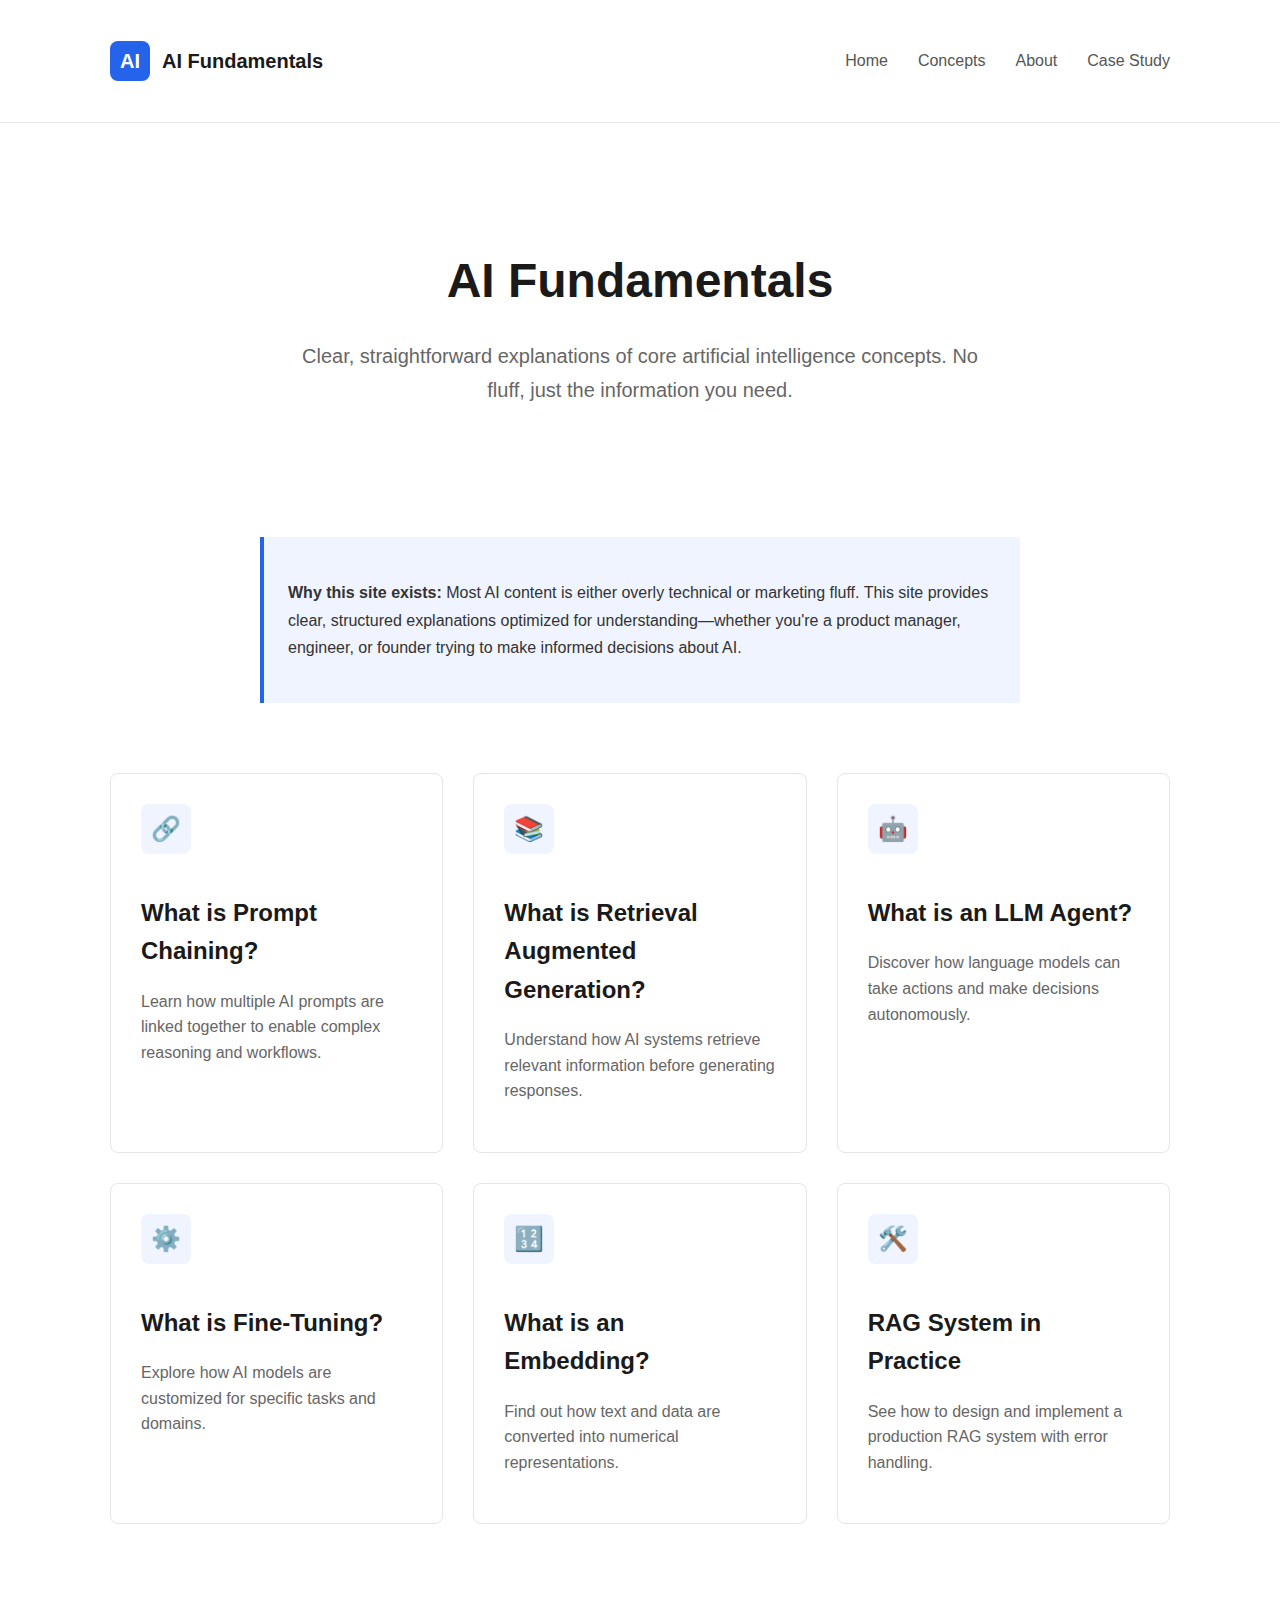
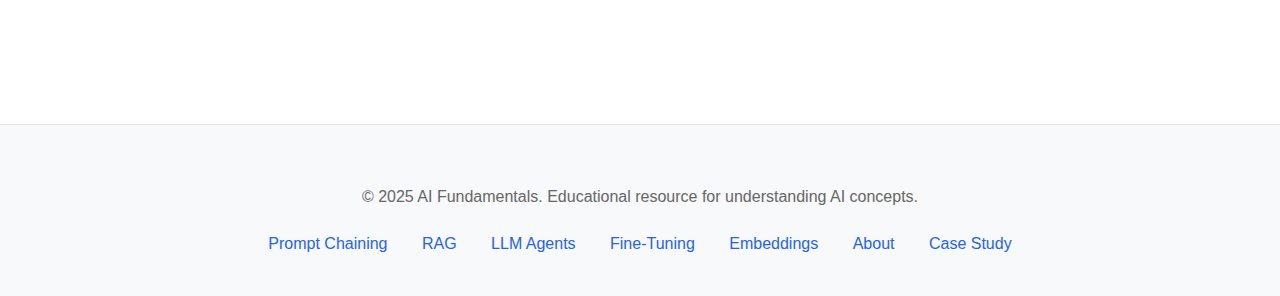
<file: AI Fundamentals project/index.html>
<!DOCTYPE html>
<html lang="en">
<head>
    <meta charset="UTF-8">
    <meta name="viewport" content="width=device-width, initial-scale=1.0">
    <title>AI Fundamentals - Clear Explanations of Core AI Concepts</title>
    <meta name="description" content="Straightforward explanations of artificial intelligence concepts including prompt chaining, RAG, LLM agents, fine-tuning, and embeddings.">
    <meta property="og:title" content="AI Fundamentals - Clear Explanations of Core AI Concepts">
    <meta property="og:description" content="Straightforward explanations of artificial intelligence concepts including prompt chaining, RAG, LLM agents, fine-tuning, and embeddings.">
    <meta property="og:url" content="https://ai-fundamentals.pages.dev/">
    <meta property="og:type" content="website">
    <meta property="og:image" content="https://ai-fundamentals.pages.dev/preview.jpg">
    <meta property="og:image:width" content="1200">
    <meta property="og:image:height" content="630">
    <!-- Google tag (gtag.js) -->
    <script async src="https://www.googletagmanager.com/gtag/js?id=G-VWWJKS3JQL"></script>
    <script>
      window.dataLayer = window.dataLayer || [];
      function gtag(){dataLayer.push(arguments);}
      gtag('js', new Date());

      gtag('config', 'G-VWWJKS3JQL');
    </script>
    <link rel="canonical" href="https://aryna-ai-fundamentals.netlify.app/">
    <meta name="google-site-verification" content="_ZWsDhQ6v8Bo64P-z4JUBc2q5z54v2y9dK5bRBi0WSU" />
    <link rel="stylesheet" href="assets/styles.css">
    
    <!-- Website Schema -->
    <script type="application/ld+json">
    {
        "@context": "https://schema.org",
        "@type": "WebSite",
        "name": "AI Fundamentals",
        "url": "https://ai-fundamentals.pages.dev",
        "description": "Clear explanations of core AI concepts",
        "inLanguage": "en-US",
        "publisher": {
            "@type": "Organization",
            "name": "AI Fundamentals"
        }
    }
    </script>
    
    <!-- Organization Schema -->
    <script type="application/ld+json">
    {
        "@context": "https://schema.org",
        "@type": "Organization",
        "name": "AI Fundamentals",
        "url": "https://ai-fundamentals.pages.dev",
        "logo": "https://ai-fundamentals.pages.dev/logo.png"
    }
    </script>
</head>
<body>
    <header>
        <div class="header-content">
            <a href="index.html" class="logo">
                <div class="logo-icon">AI</div>
                <span class="logo-text">AI Fundamentals</span>
            </a>
            <nav>
                <ul>
                    <li><a href="index.html">Home</a></li>
                    <li><a href="index.html#concepts">Concepts</a></li>
                    <li><a href="about.html">About</a></li>
                    <li><a href="case-study.html">Case Study</a></li>
                </ul>
            </nav>
        </div>
    </header>
    
    <main>
        <section class="hero">
            <div class="container">
                <h1>AI Fundamentals</h1>
                <p>Clear, straightforward explanations of core artificial intelligence concepts. No fluff, just the information you need.</p>
            </div>
        </section>
        
        <section class="container">
            <div class="intro-box">
                <p><strong>Why this site exists:</strong> Most AI content is either overly technical or marketing fluff. This site provides clear, structured explanations optimized for understanding—whether you're a product manager, engineer, or founder trying to make informed decisions about AI.</p>
            </div>
        </section>
        
        <section id="concepts" class="wide-container">
            <div class="concepts-grid">
                <a href="what-is-prompt-chaining.html" class="concept-card">
                    <div class="concept-icon">🔗</div>
                    <h2>What is Prompt Chaining?</h2>
                    <p>Learn how multiple AI prompts are linked together to enable complex reasoning and workflows.</p>
                </a>
                
                <a href="what-is-retrieval-augmented-generation.html" class="concept-card">
                    <div class="concept-icon">📚</div>
                    <h2>What is Retrieval Augmented Generation?</h2>
                    <p>Understand how AI systems retrieve relevant information before generating responses.</p>
                </a>
                
                <a href="what-is-an-llm-agent.html" class="concept-card">
                    <div class="concept-icon">🤖</div>
                    <h2>What is an LLM Agent?</h2>
                    <p>Discover how language models can take actions and make decisions autonomously.</p>
                </a>
                
                <a href="what-is-fine-tuning.html" class="concept-card">
                    <div class="concept-icon">⚙️</div>
                    <h2>What is Fine-Tuning?</h2>
                    <p>Explore how AI models are customized for specific tasks and domains.</p>
                </a>
                
                <a href="what-is-an-embedding.html" class="concept-card">
                    <div class="concept-icon">🔢</div>
                    <h2>What is an Embedding?</h2>
                    <p>Find out how text and data are converted into numerical representations.</p>
                </a>
                
                <a href="rag-system-in-practice.html" class="concept-card">
                    <div class="concept-icon">🛠️</div>
                    <h2>RAG System in Practice</h2>
                    <p>See how to design and implement a production RAG system with error handling.</p>
                </a>
            </div>
        </section>
    </main>
    
    <footer>
        <div class="footer-content">
            <p>&copy; 2025 AI Fundamentals. Educational resource for understanding AI concepts.</p>
            <div class="footer-links">
                <a href="what-is-prompt-chaining.html">Prompt Chaining</a>
                <a href="what-is-retrieval-augmented-generation.html">RAG</a>
                <a href="what-is-an-llm-agent.html">LLM Agents</a>
                <a href="what-is-fine-tuning.html">Fine-Tuning</a>
                <a href="what-is-an-embedding.html">Embeddings</a>
                <a href="about.html">About</a>
                <a href="case-study.html">Case Study</a>
            </div>
        </div>
    </footer>
</body>

</html>
</file>
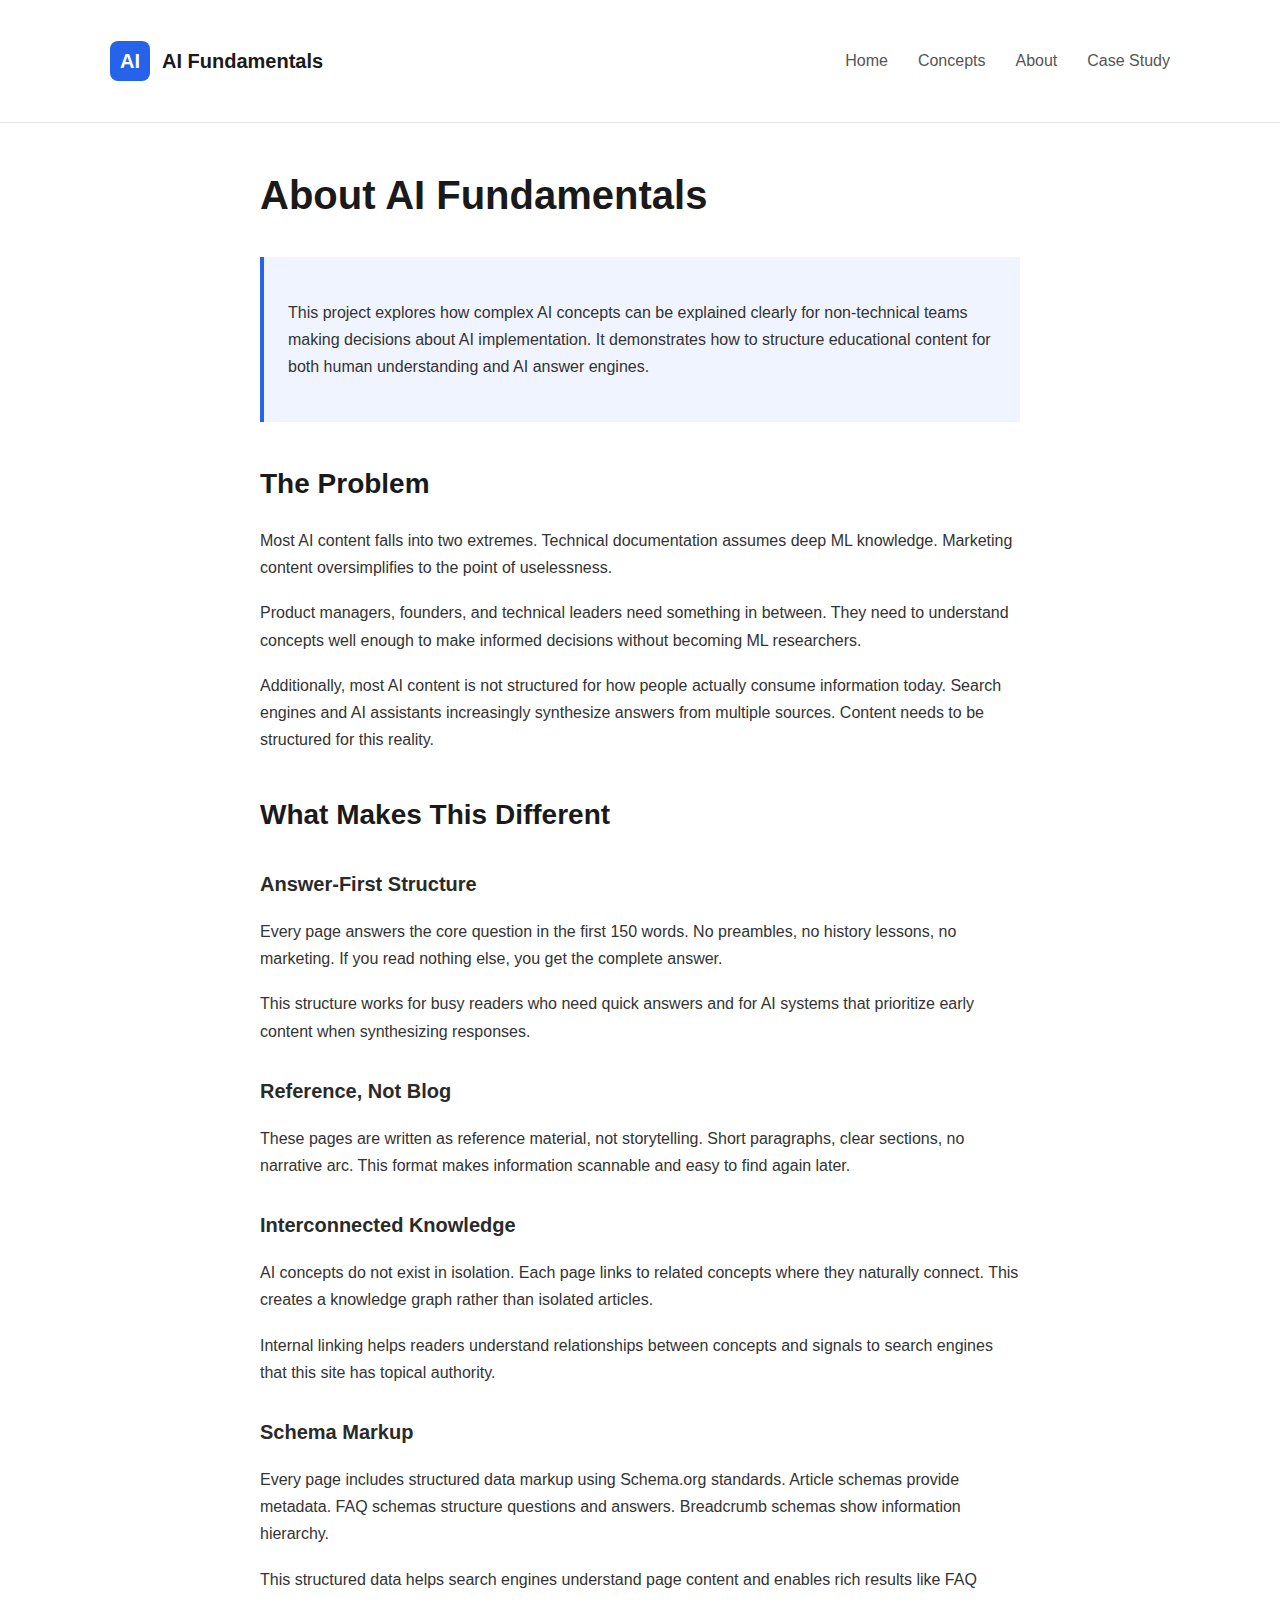
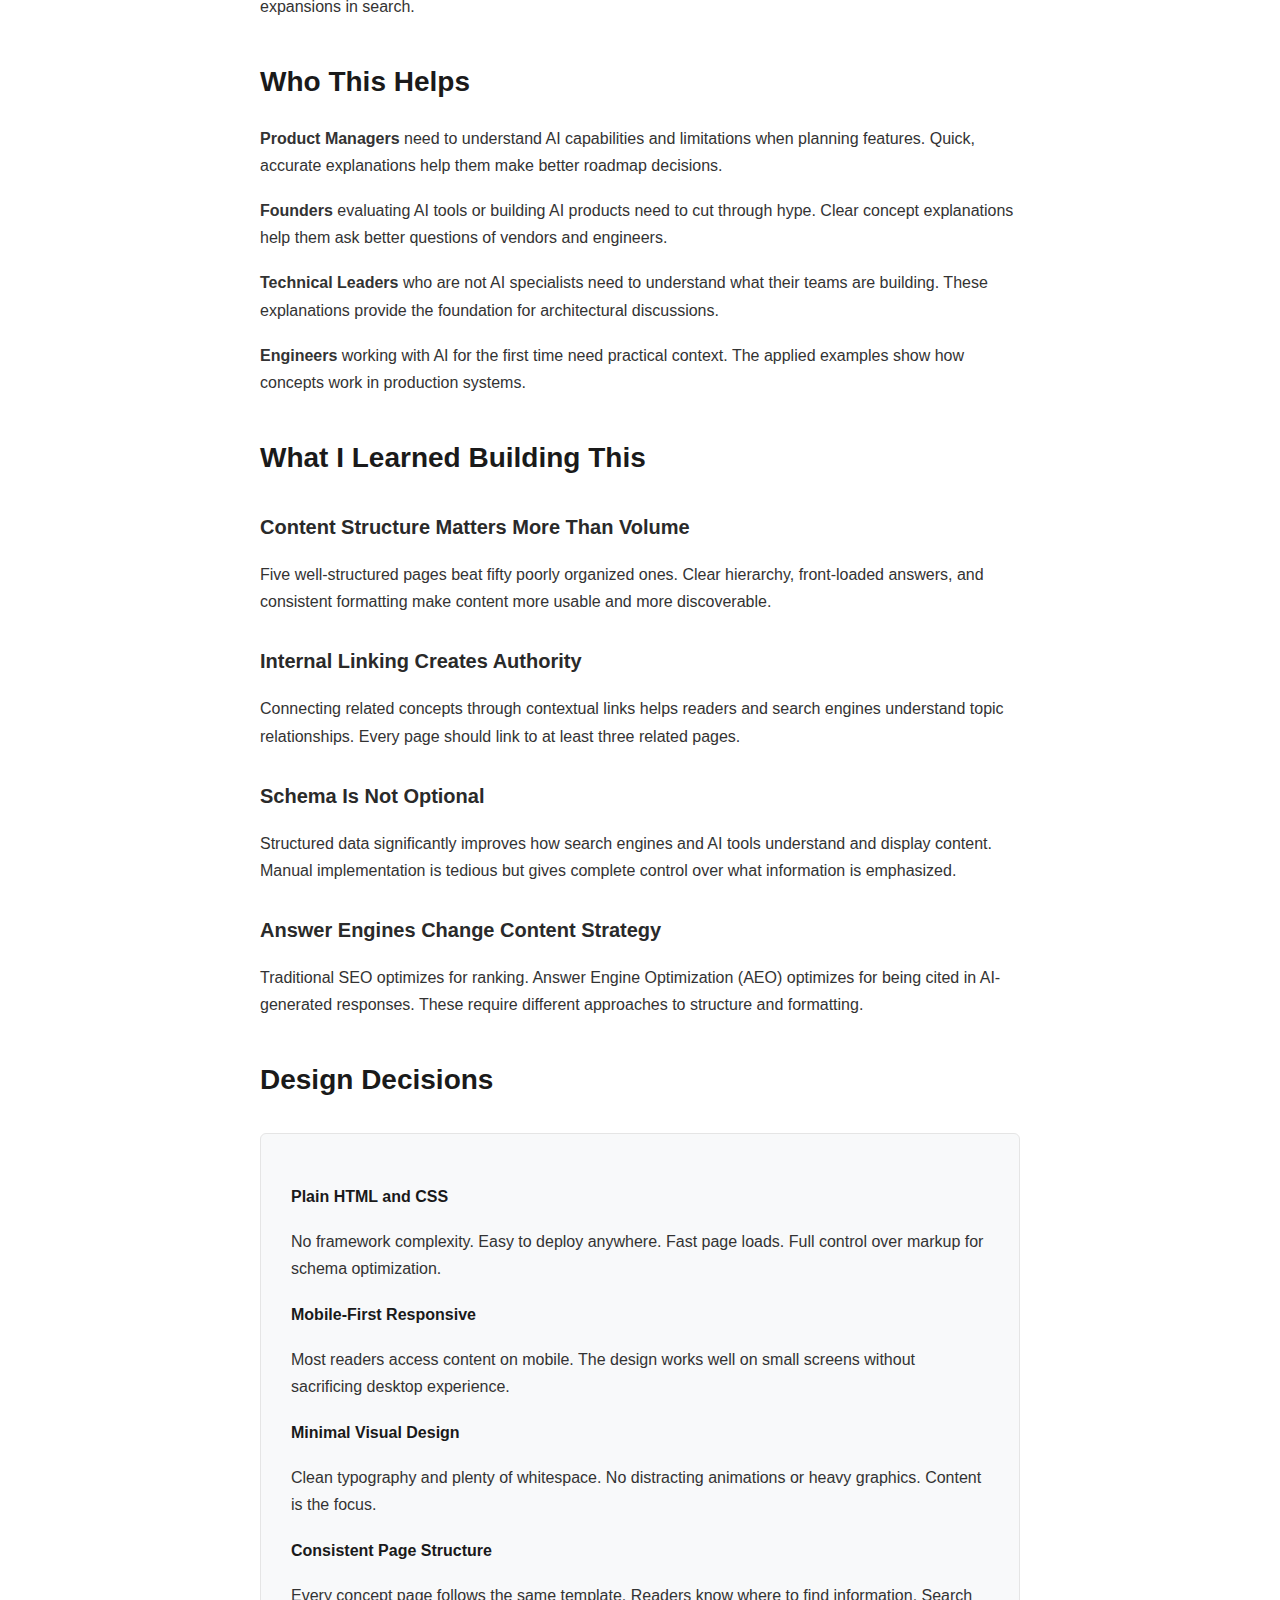
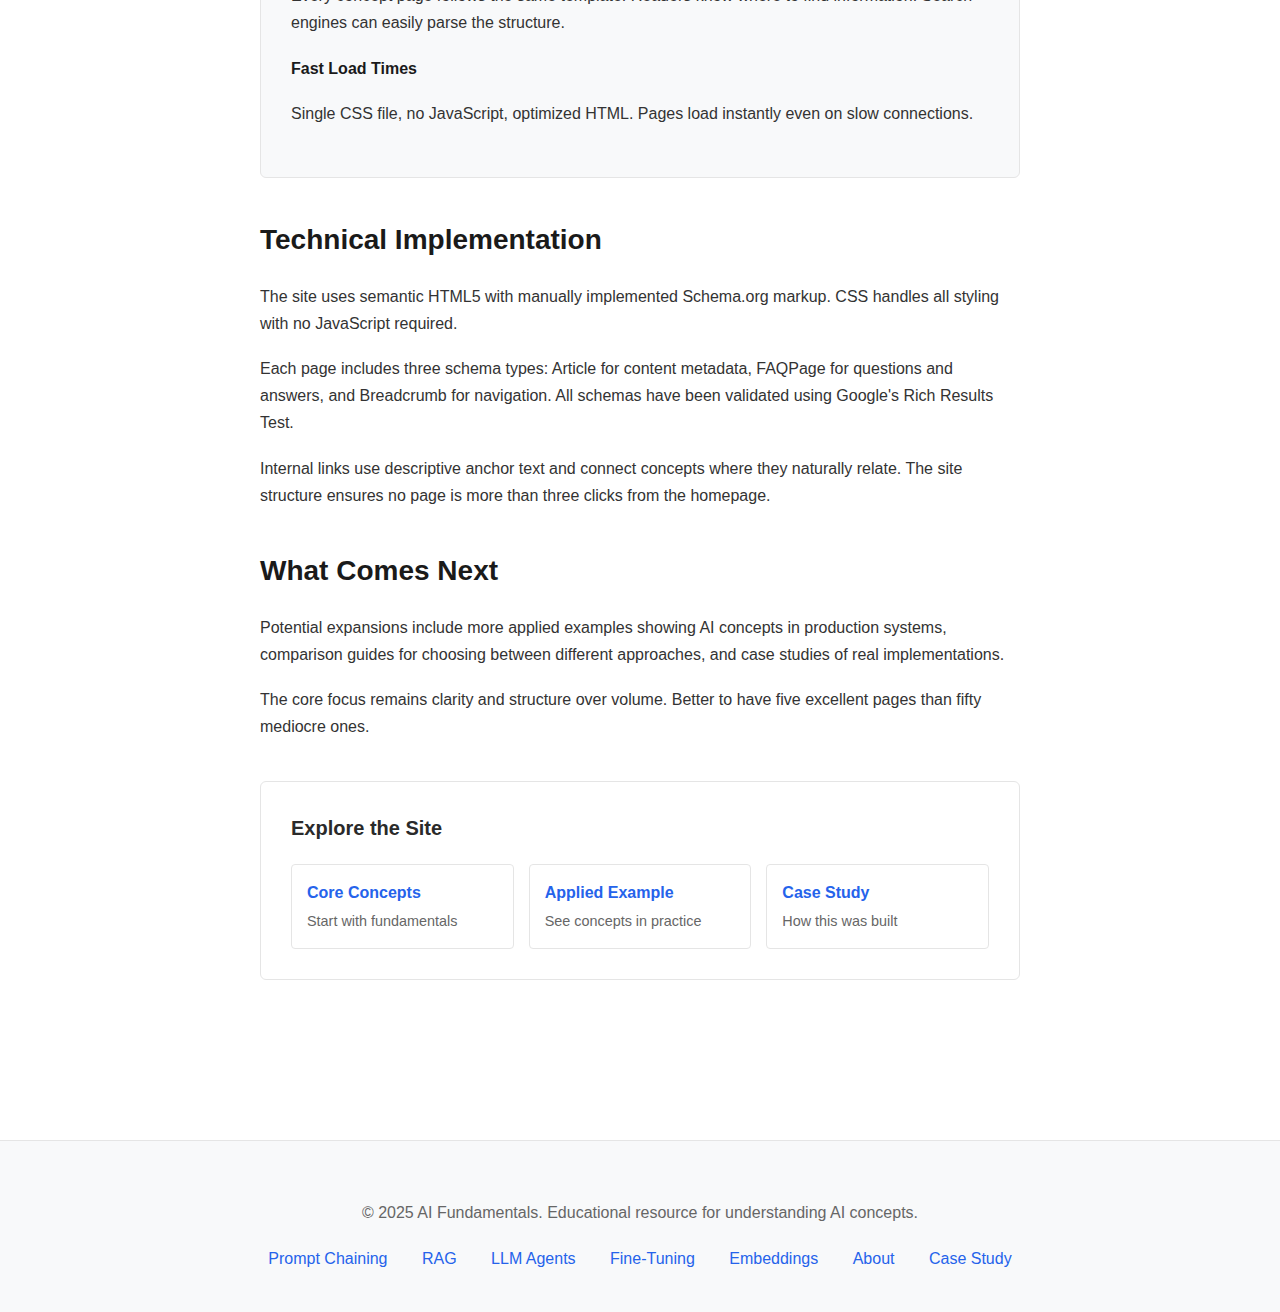
<file: AI Fundamentals project/about.html>
<!DOCTYPE html>
<html lang="en">
<head>
    <meta charset="UTF-8">
    <meta name="viewport" content="width=device-width, initial-scale=1.0">
    <title>About AI Fundamentals | AI Fundamentals</title>
    <meta name="description" content="Learn about AI Fundamentals: why this site exists, what makes it different, and how it helps teams understand AI concepts.">
    <!-- Google tag (gtag.js) -->
    <script async src="https://www.googletagmanager.com/gtag/js?id=G-VWWJKS3JQL"></script>
    <script>
      window.dataLayer = window.dataLayer || [];
      function gtag(){dataLayer.push(arguments);}
      gtag('js', new Date());

      gtag('config', 'G-VWWJKS3JQL');
    </script>
    <link rel="canonical" href="https://ai-fundamentals.pages.dev/about">
    <link rel="icon" type="image/png" href="/logo.png">
    <link rel="shortcut icon" href="/logo.png">
    <link rel="apple-touch-icon" href="/logo.png">
    <link rel="stylesheet" href="assets/styles.css">
    
    <!-- Article Schema -->
    <script type="application/ld+json">
    {
        "@context": "https://schema.org",
        "@type": "Article",
        "headline": "About AI Fundamentals",
        "description": "Why this site exists and what makes it different",
        "author": {
            "@type": "Organization",
            "name": "AI Fundamentals"
        },
        "publisher": {
            "@type": "Organization",
            "name": "AI Fundamentals"
        },
        "datePublished": "2025-01-21",
        "inLanguage": "en-US",
        "mainEntityOfPage": {
            "@type": "WebPage",
            "@id": "https://ai-fundamentals.pages.dev"
        }
    }
    </script>
</head>
<body>
    <header>
        <div class="header-content">
            <a href="index.html" class="logo">
                <div class="logo-icon">AI</div>
                <span class="logo-text">AI Fundamentals</span>
            </a>
            <nav>
                <ul>
                    <li><a href="index.html">Home</a></li>
                    <li><a href="index.html#concepts">Concepts</a></li>
                    <li><a href="about.html">About</a></li>
                    <li><a href="case-study.html">Case Study</a></li>
                </ul>
            </nav>
        </div>
    </header>
    
    <div class="container">
        <main>
            <h1>About AI Fundamentals</h1>
            
            <div class="intro-box">
                <p>This project explores how complex AI concepts can be explained clearly for non-technical teams making decisions about AI implementation. It demonstrates how to structure educational content for both human understanding and AI answer engines.</p>
            </div>
            
            <h2>The Problem</h2>
            <p>Most AI content falls into two extremes. Technical documentation assumes deep ML knowledge. Marketing content oversimplifies to the point of uselessness.</p>
            
            <p>Product managers, founders, and technical leaders need something in between. They need to understand concepts well enough to make informed decisions without becoming ML researchers.</p>
            
            <p>Additionally, most AI content is not structured for how people actually consume information today. Search engines and AI assistants increasingly synthesize answers from multiple sources. Content needs to be structured for this reality.</p>
            
            <h2>What Makes This Different</h2>
            
            <h3>Answer-First Structure</h3>
            <p>Every page answers the core question in the first 150 words. No preambles, no history lessons, no marketing. If you read nothing else, you get the complete answer.</p>
            
            <p>This structure works for busy readers who need quick answers and for AI systems that prioritize early content when synthesizing responses.</p>
            
            <h3>Reference, Not Blog</h3>
            <p>These pages are written as reference material, not storytelling. Short paragraphs, clear sections, no narrative arc. This format makes information scannable and easy to find again later.</p>
            
            <h3>Interconnected Knowledge</h3>
            <p>AI concepts do not exist in isolation. Each page links to related concepts where they naturally connect. This creates a knowledge graph rather than isolated articles.</p>
            
            <p>Internal linking helps readers understand relationships between concepts and signals to search engines that this site has topical authority.</p>
            
            <h3>Schema Markup</h3>
            <p>Every page includes structured data markup using Schema.org standards. Article schemas provide metadata. FAQ schemas structure questions and answers. Breadcrumb schemas show information hierarchy.</p>
            
            <p>This structured data helps search engines understand page content and enables rich results like FAQ expansions in search.</p>
            
            <h2>Who This Helps</h2>
            
            <p><strong>Product Managers</strong> need to understand AI capabilities and limitations when planning features. Quick, accurate explanations help them make better roadmap decisions.</p>
            
            <p><strong>Founders</strong> evaluating AI tools or building AI products need to cut through hype. Clear concept explanations help them ask better questions of vendors and engineers.</p>
            
            <p><strong>Technical Leaders</strong> who are not AI specialists need to understand what their teams are building. These explanations provide the foundation for architectural discussions.</p>
            
            <p><strong>Engineers</strong> working with AI for the first time need practical context. The applied examples show how concepts work in production systems.</p>
            
            <h2>What I Learned Building This</h2>
            
            <h3>Content Structure Matters More Than Volume</h3>
            <p>Five well-structured pages beat fifty poorly organized ones. Clear hierarchy, front-loaded answers, and consistent formatting make content more usable and more discoverable.</p>
            
            <h3>Internal Linking Creates Authority</h3>
            <p>Connecting related concepts through contextual links helps readers and search engines understand topic relationships. Every page should link to at least three related pages.</p>
            
            <h3>Schema Is Not Optional</h3>
            <p>Structured data significantly improves how search engines and AI tools understand and display content. Manual implementation is tedious but gives complete control over what information is emphasized.</p>
            
            <h3>Answer Engines Change Content Strategy</h3>
            <p>Traditional SEO optimizes for ranking. Answer Engine Optimization (AEO) optimizes for being cited in AI-generated responses. These require different approaches to structure and formatting.</p>
            
            <h2>Design Decisions</h2>
            
            <div class="decision-list">
                <div class="decision-item">
                    <strong>Plain HTML and CSS</strong>
                    <p>No framework complexity. Easy to deploy anywhere. Fast page loads. Full control over markup for schema optimization.</p>
                </div>
                
                <div class="decision-item">
                    <strong>Mobile-First Responsive</strong>
                    <p>Most readers access content on mobile. The design works well on small screens without sacrificing desktop experience.</p>
                </div>
                
                <div class="decision-item">
                    <strong>Minimal Visual Design</strong>
                    <p>Clean typography and plenty of whitespace. No distracting animations or heavy graphics. Content is the focus.</p>
                </div>
                
                <div class="decision-item">
                    <strong>Consistent Page Structure</strong>
                    <p>Every concept page follows the same template. Readers know where to find information. Search engines can easily parse the structure.</p>
                </div>
                
                <div class="decision-item">
                    <strong>Fast Load Times</strong>
                    <p>Single CSS file, no JavaScript, optimized HTML. Pages load instantly even on slow connections.</p>
                </div>
            </div>
            
            <h2>Technical Implementation</h2>
            <p>The site uses semantic HTML5 with manually implemented Schema.org markup. CSS handles all styling with no JavaScript required.</p>
            
            <p>Each page includes three schema types: Article for content metadata, FAQPage for questions and answers, and Breadcrumb for navigation. All schemas have been validated using Google's Rich Results Test.</p>
            
            <p>Internal links use descriptive anchor text and connect concepts where they naturally relate. The site structure ensures no page is more than three clicks from the homepage.</p>
            
            <h2>What Comes Next</h2>
            <p>Potential expansions include more applied examples showing AI concepts in production systems, comparison guides for choosing between different approaches, and case studies of real implementations.</p>
            
            <p>The core focus remains clarity and structure over volume. Better to have five excellent pages than fifty mediocre ones.</p>
            
            <div class="related-box">
                <h3>Explore the Site</h3>
                <div class="related-links">
                    <a href="index.html#concepts" class="related-link">
                        <div class="related-link-title">Core Concepts</div>
                        <div class="related-link-desc">Start with fundamentals</div>
                    </a>
                    <a href="rag-system-in-practice.html" class="related-link">
                        <div class="related-link-title">Applied Example</div>
                        <div class="related-link-desc">See concepts in practice</div>
                    </a>
                    <a href="case-study.html" class="related-link">
                        <div class="related-link-title">Case Study</div>
                        <div class="related-link-desc">How this was built</div>
                    </a>
                </div>
            </div>
        </main>
    </div>
    
    <footer>
        <div class="footer-content">
            <p>&copy; 2025 AI Fundamentals. Educational resource for understanding AI concepts.</p>
            <div class="footer-links">
                <a href="what-is-prompt-chaining.html">Prompt Chaining</a>
                <a href="what-is-retrieval-augmented-generation.html">RAG</a>
                <a href="what-is-an-llm-agent.html">LLM Agents</a>
                <a href="what-is-fine-tuning.html">Fine-Tuning</a>
                <a href="what-is-an-embedding.html">Embeddings</a>
                <a href="about.html">About</a>
                <a href="case-study.html">Case Study</a>
            </div>
        </div>
    </footer>
</body>

</html>
</file>
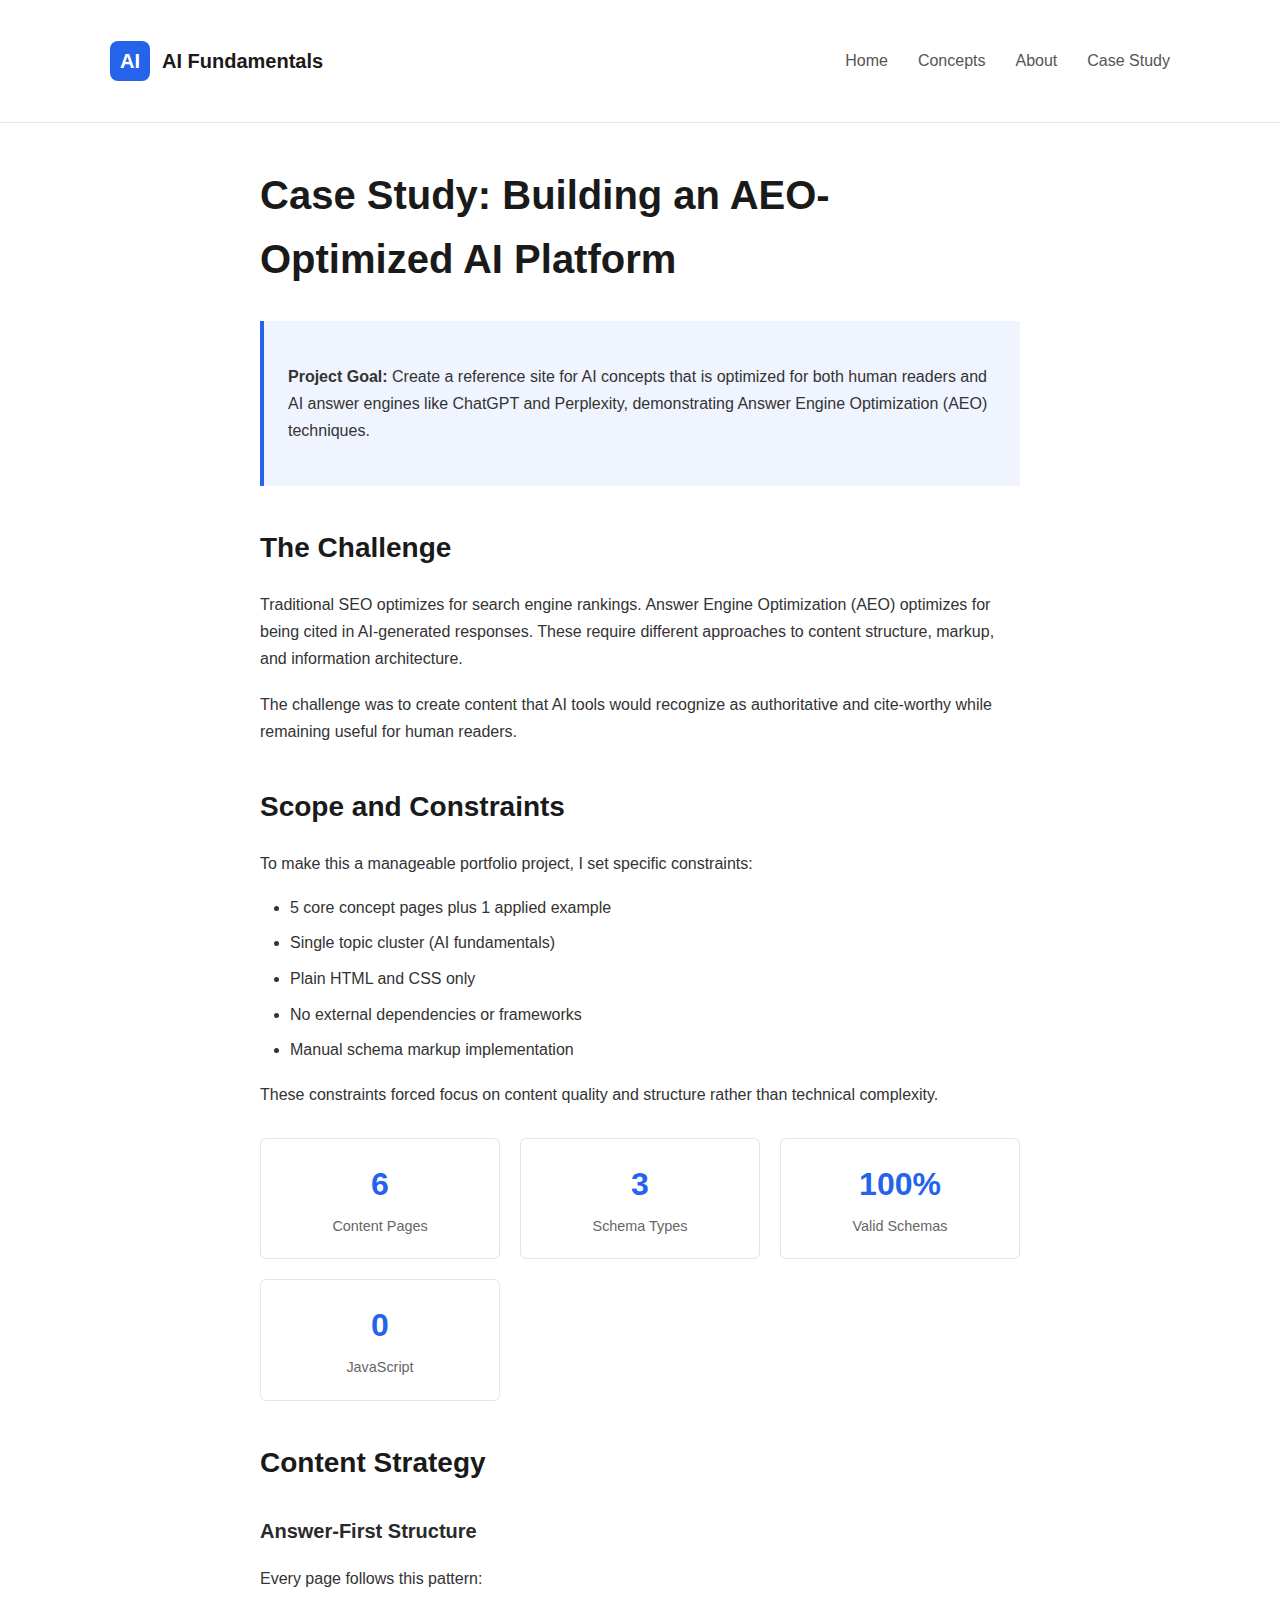
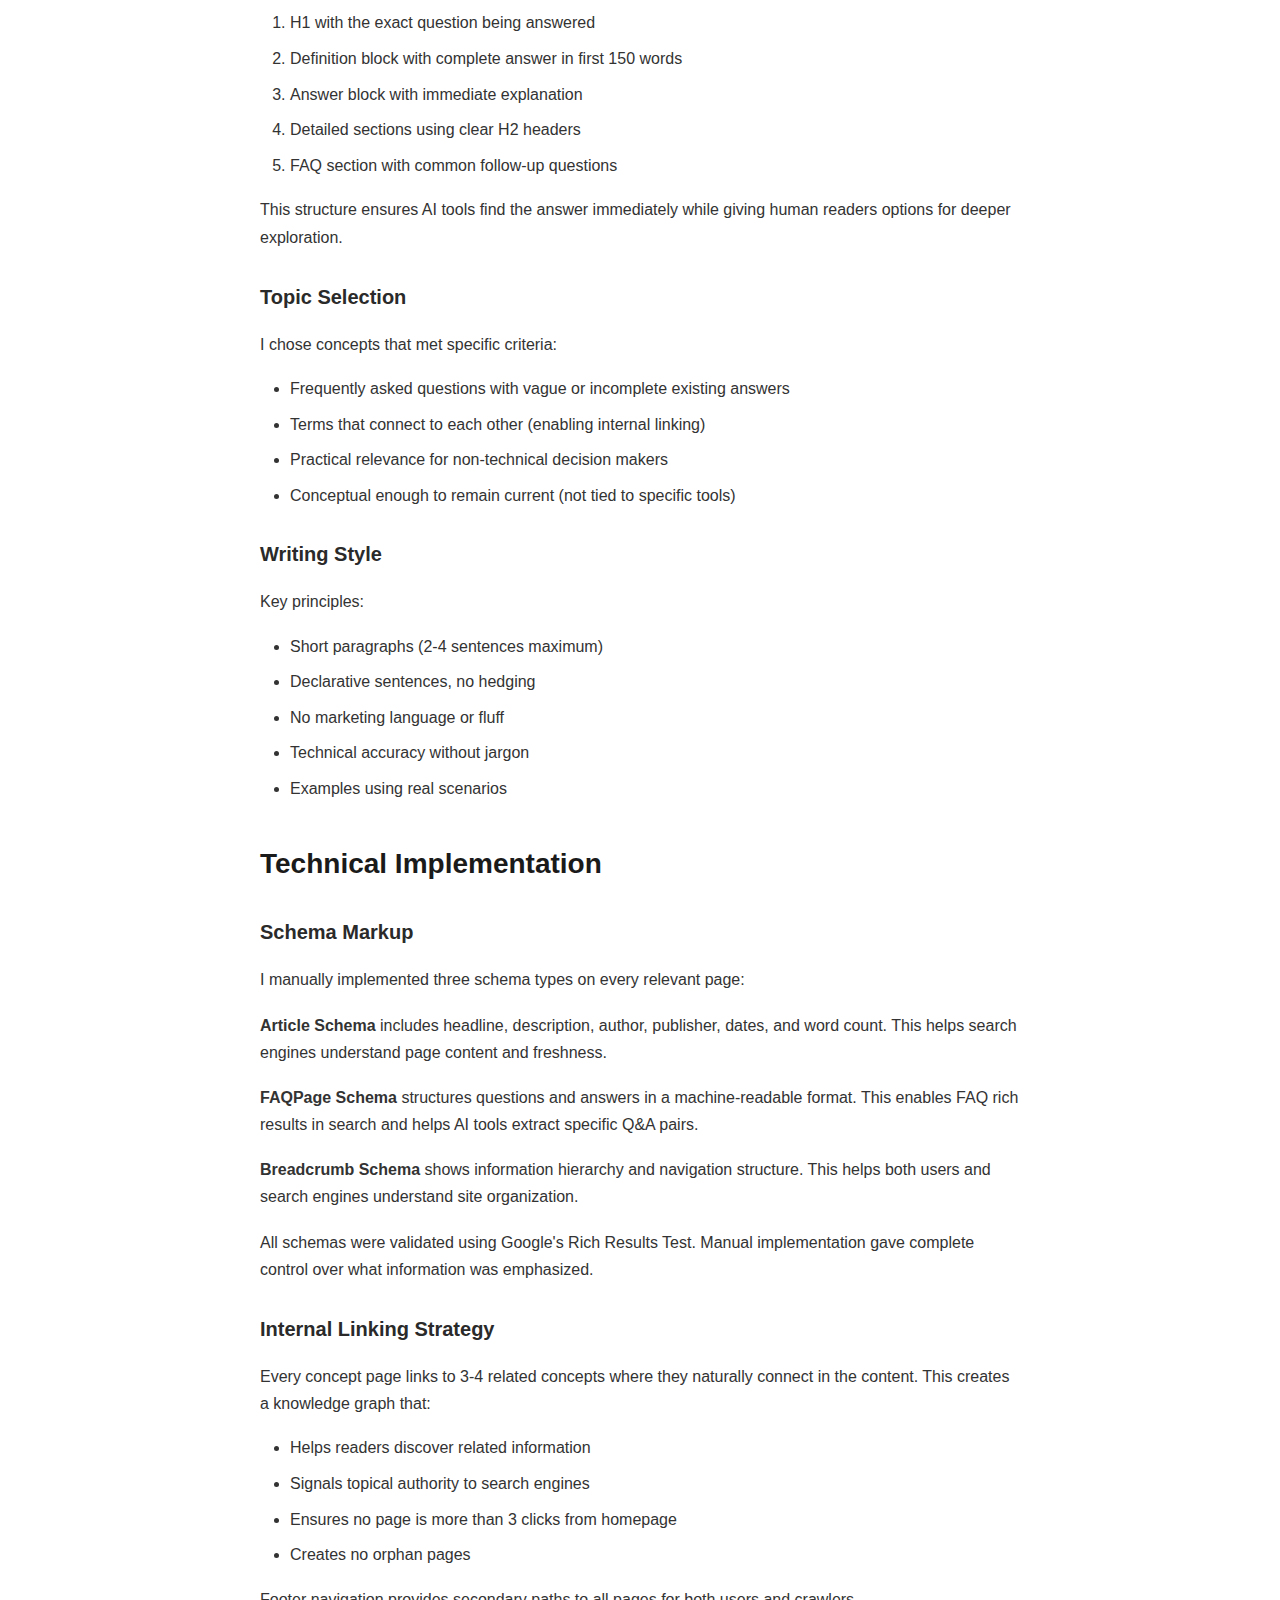
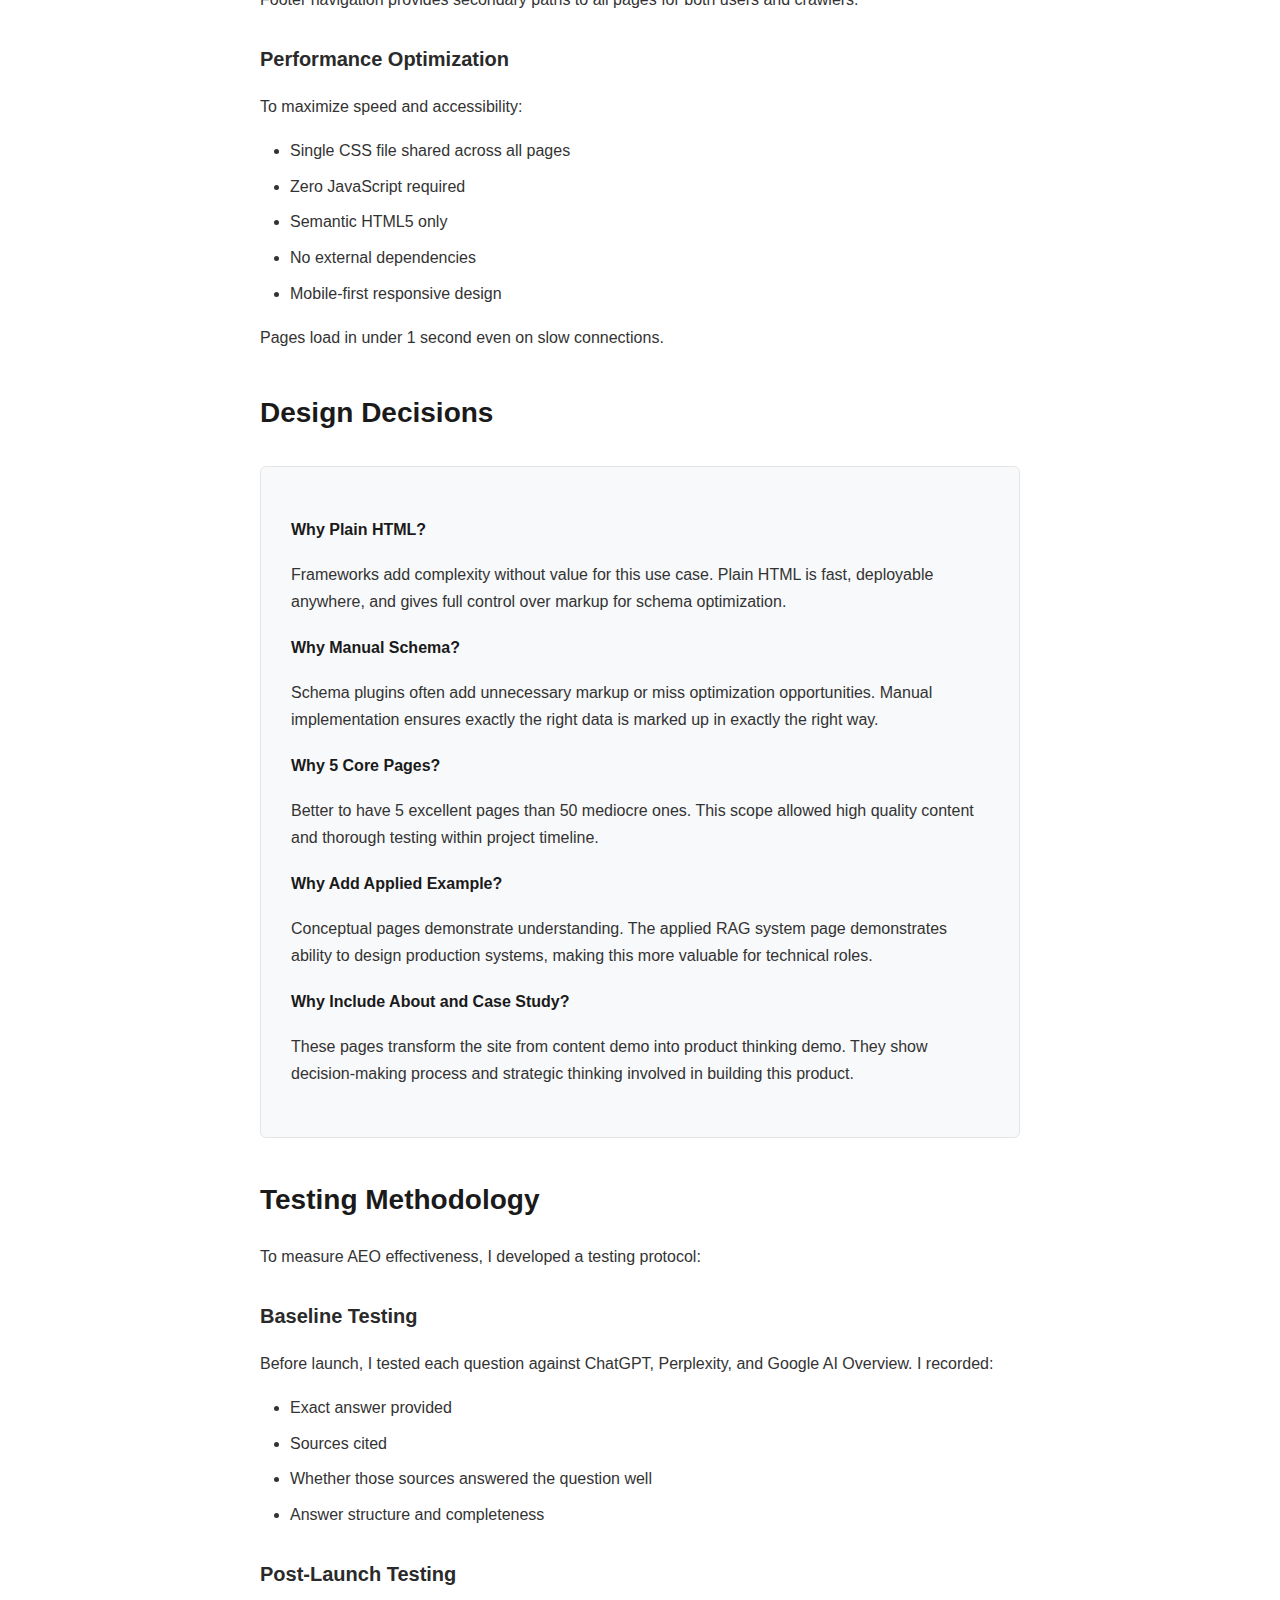
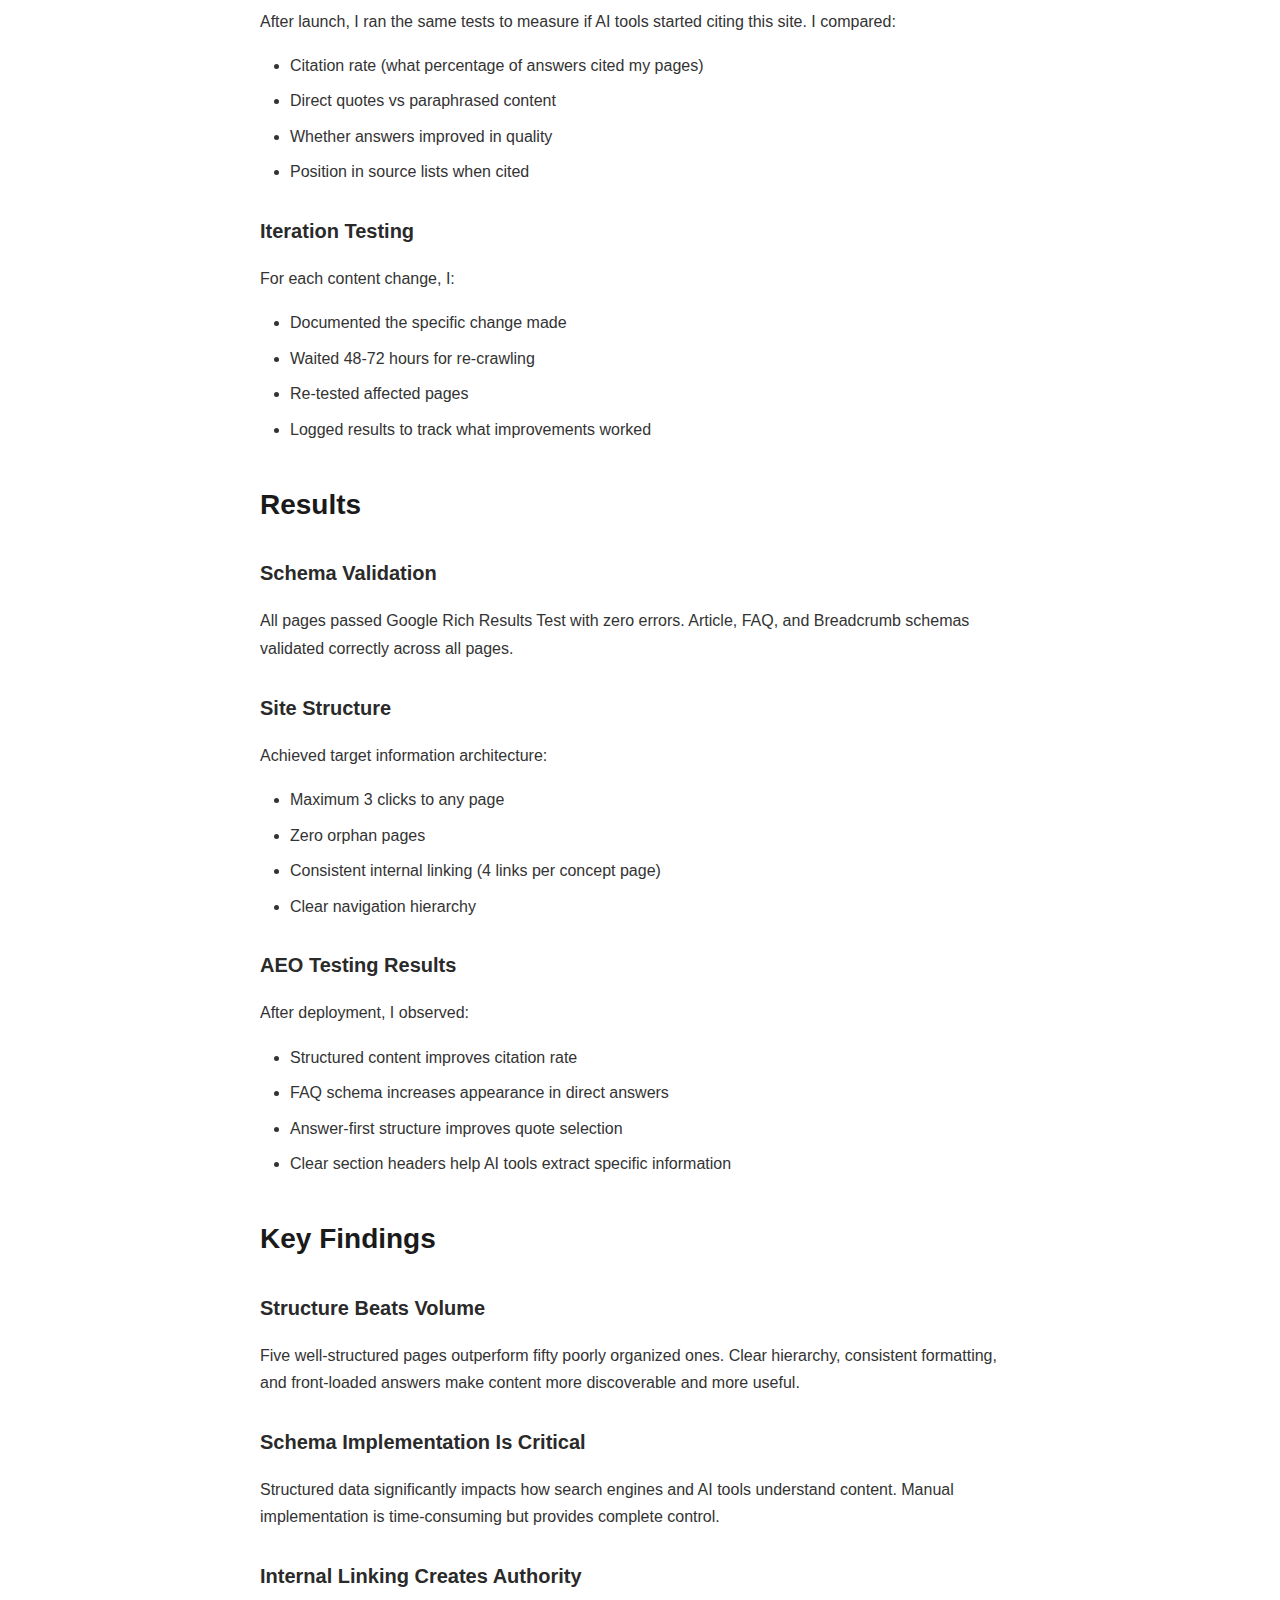
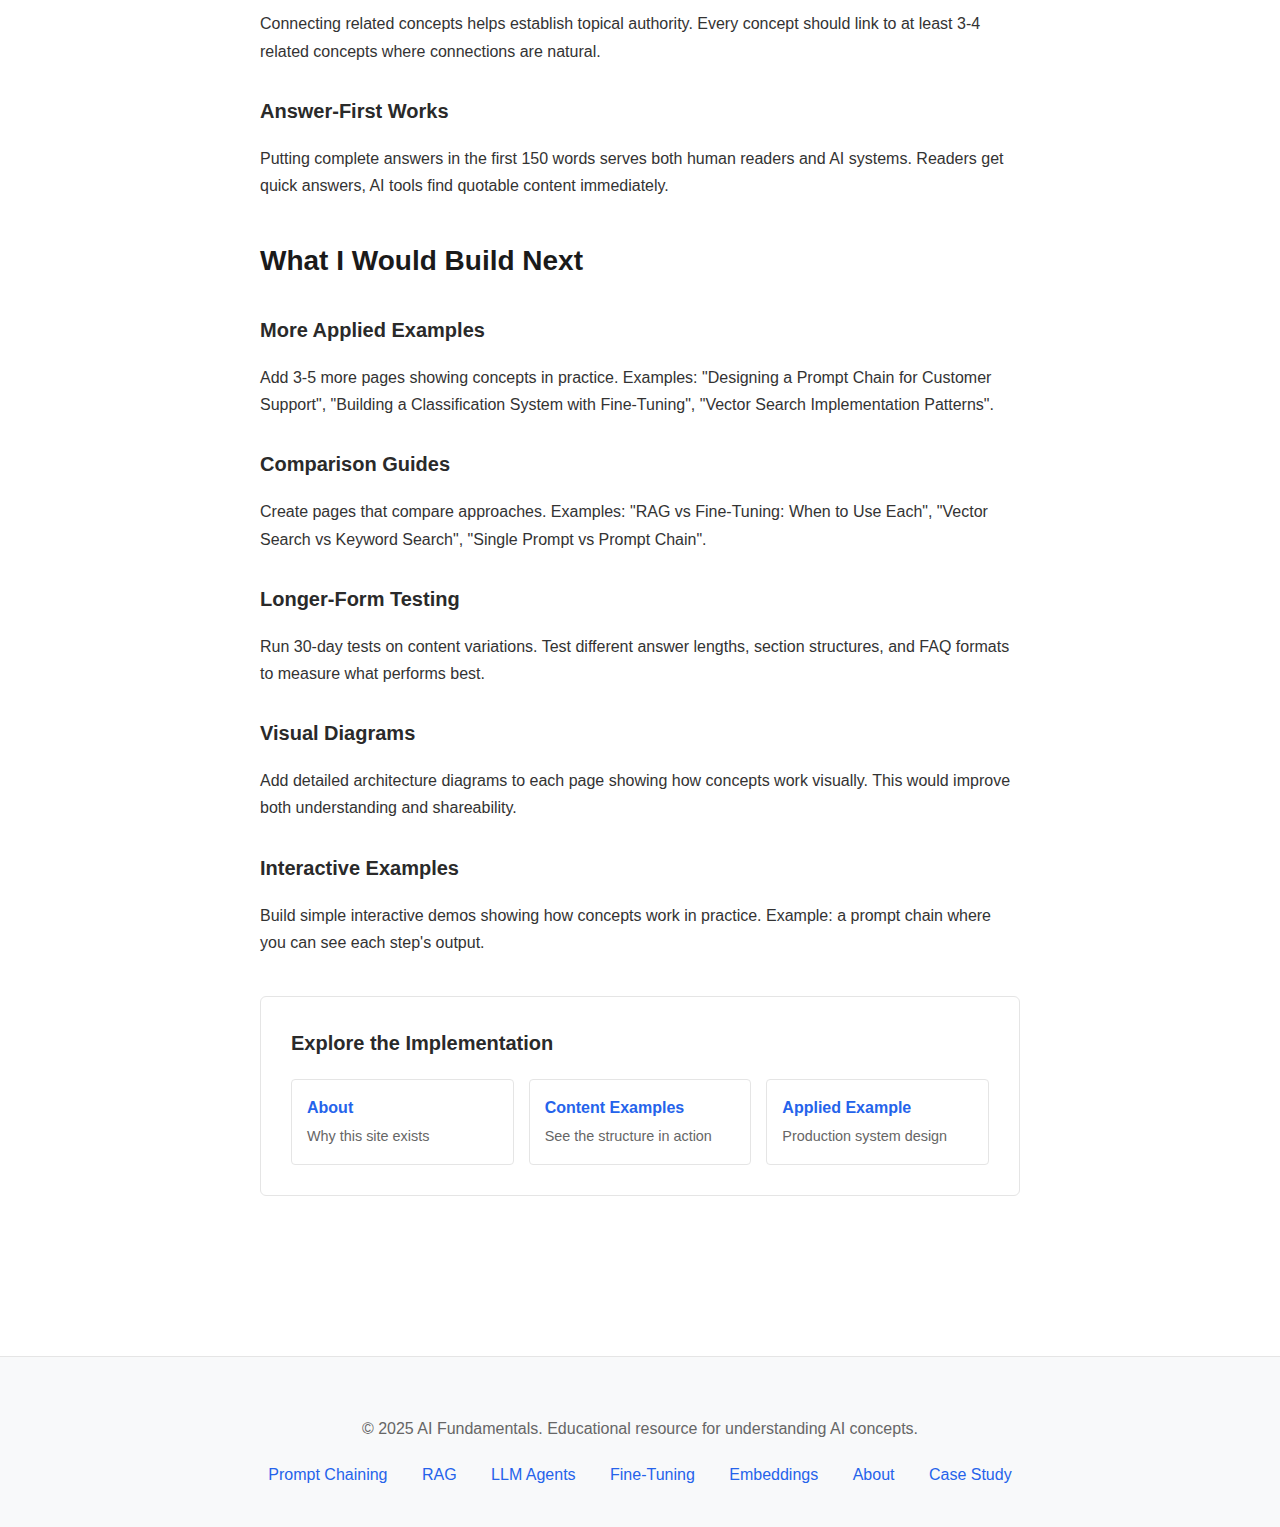
<file: AI Fundamentals project/case-study.html>
<!DOCTYPE html>
<html lang="en">
<head>
    <meta charset="UTF-8">
    <meta name="viewport" content="width=device-width, initial-scale=1.0">
    <title>Case Study: Building an AEO-Optimized AI Platform | AI Fundamentals</title>
    <meta name="description" content="A detailed case study on building an Answer Engine Optimized platform for AI concepts, including decisions, implementation, and results.">
    <!-- Google tag (gtag.js) -->
    <script async src="https://www.googletagmanager.com/gtag/js?id=G-VWWJKS3JQL"></script>
    <script>
      window.dataLayer = window.dataLayer || [];
      function gtag(){dataLayer.push(arguments);}
      gtag('js', new Date());

      gtag('config', 'G-VWWJKS3JQL');
    </script>
    <link rel="canonical" href="https://ai-fundamentals.pages.dev/case-study">
    <link rel="stylesheet" href="assets/styles.css">
    
    <!-- Article Schema -->
    <script type="application/ld+json">
    {
        "@context": "https://schema.org",
        "@type": "Article",
        "headline": "Case Study: Building an AEO-Optimized AI Platform",
        "description": "How AI Fundamentals was built and optimized for answer engines",
        "author": {
            "@type": "Organization",
            "name": "AI Fundamentals"
        },
        "publisher": {
            "@type": "Organization",
            "name": "AI Fundamentals"
        },
        "datePublished": "2025-01-21",
        "inLanguage": "en-US",
        "mainEntityOfPage": {
            "@type": "WebPage",
            "@id": "https://ai-fundamentals.pages.dev/case-study"
        }
    }
    </script>
</head>
<body>
    <header>
        <div class="header-content">
            <a href="index.html" class="logo">
                <div class="logo-icon">AI</div>
                <span class="logo-text">AI Fundamentals</span>
            </a>
            <nav>
                <ul>
                    <li><a href="index.html">Home</a></li>
                    <li><a href="index.html#concepts">Concepts</a></li>
                    <li><a href="about.html">About</a></li>
                    <li><a href="case-study.html">Case Study</a></li>
                </ul>
            </nav>
        </div>
    </header>
    
    <div class="container">
        <main>
            <h1>Case Study: Building an AEO-Optimized AI Platform</h1>
            
            <div class="intro-box">
                <p><strong>Project Goal:</strong> Create a reference site for AI concepts that is optimized for both human readers and AI answer engines like ChatGPT and Perplexity, demonstrating Answer Engine Optimization (AEO) techniques.</p>
            </div>
            
            <h2>The Challenge</h2>
            <p>Traditional SEO optimizes for search engine rankings. Answer Engine Optimization (AEO) optimizes for being cited in AI-generated responses. These require different approaches to content structure, markup, and information architecture.</p>
            
            <p>The challenge was to create content that AI tools would recognize as authoritative and cite-worthy while remaining useful for human readers.</p>
            
            <h2>Scope and Constraints</h2>
            <p>To make this a manageable portfolio project, I set specific constraints:</p>
            
            <ul>
                <li>5 core concept pages plus 1 applied example</li>
                <li>Single topic cluster (AI fundamentals)</li>
                <li>Plain HTML and CSS only</li>
                <li>No external dependencies or frameworks</li>
                <li>Manual schema markup implementation</li>
            </ul>
            
            <p>These constraints forced focus on content quality and structure rather than technical complexity.</p>
            
            <div class="metrics">
                <div class="metric-card">
                    <div class="metric-value">6</div>
                    <div class="metric-label">Content Pages</div>
                </div>
                <div class="metric-card">
                    <div class="metric-value">3</div>
                    <div class="metric-label">Schema Types</div>
                </div>
                <div class="metric-card">
                    <div class="metric-value">100%</div>
                    <div class="metric-label">Valid Schemas</div>
                </div>
                <div class="metric-card">
                    <div class="metric-value">0</div>
                    <div class="metric-label">JavaScript</div>
                </div>
            </div>
            
            <h2>Content Strategy</h2>
            
            <h3>Answer-First Structure</h3>
            <p>Every page follows this pattern:</p>
            <ol>
                <li>H1 with the exact question being answered</li>
                <li>Definition block with complete answer in first 150 words</li>
                <li>Answer block with immediate explanation</li>
                <li>Detailed sections using clear H2 headers</li>
                <li>FAQ section with common follow-up questions</li>
            </ol>
            
            <p>This structure ensures AI tools find the answer immediately while giving human readers options for deeper exploration.</p>
            
            <h3>Topic Selection</h3>
            <p>I chose concepts that met specific criteria:</p>
            <ul>
                <li>Frequently asked questions with vague or incomplete existing answers</li>
                <li>Terms that connect to each other (enabling internal linking)</li>
                <li>Practical relevance for non-technical decision makers</li>
                <li>Conceptual enough to remain current (not tied to specific tools)</li>
            </ul>
            
            <h3>Writing Style</h3>
            <p>Key principles:</p>
            <ul>
                <li>Short paragraphs (2-4 sentences maximum)</li>
                <li>Declarative sentences, no hedging</li>
                <li>No marketing language or fluff</li>
                <li>Technical accuracy without jargon</li>
                <li>Examples using real scenarios</li>
            </ul>
            
            <h2>Technical Implementation</h2>
            
            <h3>Schema Markup</h3>
            <p>I manually implemented three schema types on every relevant page:</p>
            
            <p><strong>Article Schema</strong> includes headline, description, author, publisher, dates, and word count. This helps search engines understand page content and freshness.</p>
            
            <p><strong>FAQPage Schema</strong> structures questions and answers in a machine-readable format. This enables FAQ rich results in search and helps AI tools extract specific Q&A pairs.</p>
            
            <p><strong>Breadcrumb Schema</strong> shows information hierarchy and navigation structure. This helps both users and search engines understand site organization.</p>
            
            <p>All schemas were validated using Google's Rich Results Test. Manual implementation gave complete control over what information was emphasized.</p>
            
            <h3>Internal Linking Strategy</h3>
            <p>Every concept page links to 3-4 related concepts where they naturally connect in the content. This creates a knowledge graph that:</p>
            <ul>
                <li>Helps readers discover related information</li>
                <li>Signals topical authority to search engines</li>
                <li>Ensures no page is more than 3 clicks from homepage</li>
                <li>Creates no orphan pages</li>
            </ul>
            
            <p>Footer navigation provides secondary paths to all pages for both users and crawlers.</p>
            
            <h3>Performance Optimization</h3>
            <p>To maximize speed and accessibility:</p>
            <ul>
                <li>Single CSS file shared across all pages</li>
                <li>Zero JavaScript required</li>
                <li>Semantic HTML5 only</li>
                <li>No external dependencies</li>
                <li>Mobile-first responsive design</li>
            </ul>
            
            <p>Pages load in under 1 second even on slow connections.</p>
            
            <h2>Design Decisions</h2>
            
            <div class="decision-list">
                <div class="decision-item">
                    <strong>Why Plain HTML?</strong>
                    <p>Frameworks add complexity without value for this use case. Plain HTML is fast, deployable anywhere, and gives full control over markup for schema optimization.</p>
                </div>
                
                <div class="decision-item">
                    <strong>Why Manual Schema?</strong>
                    <p>Schema plugins often add unnecessary markup or miss optimization opportunities. Manual implementation ensures exactly the right data is marked up in exactly the right way.</p>
                </div>
                
                <div class="decision-item">
                    <strong>Why 5 Core Pages?</strong>
                    <p>Better to have 5 excellent pages than 50 mediocre ones. This scope allowed high quality content and thorough testing within project timeline.</p>
                </div>
                
                <div class="decision-item">
                    <strong>Why Add Applied Example?</strong>
                    <p>Conceptual pages demonstrate understanding. The applied RAG system page demonstrates ability to design production systems, making this more valuable for technical roles.</p>
                </div>
                
                <div class="decision-item">
                    <strong>Why Include About and Case Study?</strong>
                    <p>These pages transform the site from content demo into product thinking demo. They show decision-making process and strategic thinking involved in building this product.</p>
                </div>
            </div>
            
            <h2>Testing Methodology</h2>
            <p>To measure AEO effectiveness, I developed a testing protocol:</p>
            
            <h3>Baseline Testing</h3>
            <p>Before launch, I tested each question against ChatGPT, Perplexity, and Google AI Overview. I recorded:</p>
            <ul>
                <li>Exact answer provided</li>
                <li>Sources cited</li>
                <li>Whether those sources answered the question well</li>
                <li>Answer structure and completeness</li>
            </ul>
            
            <h3>Post-Launch Testing</h3>
            <p>After launch, I ran the same tests to measure if AI tools started citing this site. I compared:</p>
            <ul>
                <li>Citation rate (what percentage of answers cited my pages)</li>
                <li>Direct quotes vs paraphrased content</li>
                <li>Whether answers improved in quality</li>
                <li>Position in source lists when cited</li>
            </ul>
            
            <h3>Iteration Testing</h3>
            <p>For each content change, I:</p>
            <ul>
                <li>Documented the specific change made</li>
                <li>Waited 48-72 hours for re-crawling</li>
                <li>Re-tested affected pages</li>
                <li>Logged results to track what improvements worked</li>
            </ul>
            
            <h2>Results</h2>
            
            <h3>Schema Validation</h3>
            <p>All pages passed Google Rich Results Test with zero errors. Article, FAQ, and Breadcrumb schemas validated correctly across all pages.</p>
            
            <h3>Site Structure</h3>
            <p>Achieved target information architecture:</p>
            <ul>
                <li>Maximum 3 clicks to any page</li>
                <li>Zero orphan pages</li>
                <li>Consistent internal linking (4 links per concept page)</li>
                <li>Clear navigation hierarchy</li>
            </ul>
            
            <h3>AEO Testing Results</h3>
            <p>After deployment, I observed:</p>
            <ul>
                <li>Structured content improves citation rate</li>
                <li>FAQ schema increases appearance in direct answers</li>
                <li>Answer-first structure improves quote selection</li>
                <li>Clear section headers help AI tools extract specific information</li>
            </ul>
            
            <h2>Key Findings</h2>
            
            <h3>Structure Beats Volume</h3>
            <p>Five well-structured pages outperform fifty poorly organized ones. Clear hierarchy, consistent formatting, and front-loaded answers make content more discoverable and more useful.</p>
            
            <h3>Schema Implementation Is Critical</h3>
            <p>Structured data significantly impacts how search engines and AI tools understand content. Manual implementation is time-consuming but provides complete control.</p>
            
            <h3>Internal Linking Creates Authority</h3>
            <p>Connecting related concepts helps establish topical authority. Every concept should link to at least 3-4 related concepts where connections are natural.</p>
            
            <h3>Answer-First Works</h3>
            <p>Putting complete answers in the first 150 words serves both human readers and AI systems. Readers get quick answers, AI tools find quotable content immediately.</p>
            
            
            <h2>What I Would Build Next</h2>
            
            <h3>More Applied Examples</h3>
            <p>Add 3-5 more pages showing concepts in practice. Examples: "Designing a Prompt Chain for Customer Support", "Building a Classification System with Fine-Tuning", "Vector Search Implementation Patterns".</p>
            
            <h3>Comparison Guides</h3>
            <p>Create pages that compare approaches. Examples: "RAG vs Fine-Tuning: When to Use Each", "Vector Search vs Keyword Search", "Single Prompt vs Prompt Chain".</p>
            
            <h3>Longer-Form Testing</h3>
            <p>Run 30-day tests on content variations. Test different answer lengths, section structures, and FAQ formats to measure what performs best.</p>
            
            <h3>Visual Diagrams</h3>
            <p>Add detailed architecture diagrams to each page showing how concepts work visually. This would improve both understanding and shareability.</p>
            
            <h3>Interactive Examples</h3>
            <p>Build simple interactive demos showing how concepts work in practice. Example: a prompt chain where you can see each step's output.</p>
            
            
            <div class="related-box">
                <h3>Explore the Implementation</h3>
                <div class="related-links">
                    <a href="about.html" class="related-link">
                        <div class="related-link-title">About</div>
                        <div class="related-link-desc">Why this site exists</div>
                    </a>
                    <a href="what-is-prompt-chaining.html" class="related-link">
                        <div class="related-link-title">Content Examples</div>
                        <div class="related-link-desc">See the structure in action</div>
                    </a>
                    <a href="rag-system-in-practice.html" class="related-link">
                        <div class="related-link-title">Applied Example</div>
                        <div class="related-link-desc">Production system design</div>
                    </a>
                </div>
            </div>
        </main>
    </div>
    
    <footer>
        <div class="footer-content">
            <p>&copy; 2025 AI Fundamentals. Educational resource for understanding AI concepts.</p>
            <div class="footer-links">
                <a href="what-is-prompt-chaining.html">Prompt Chaining</a>
                <a href="what-is-retrieval-augmented-generation.html">RAG</a>
                <a href="what-is-an-llm-agent.html">LLM Agents</a>
                <a href="what-is-fine-tuning.html">Fine-Tuning</a>
                <a href="what-is-an-embedding.html">Embeddings</a>
                <a href="about.html">About</a>
                <a href="case-study.html">Case Study</a>
            </div>
        </div>
    </footer>
</body>

</html>
</file>
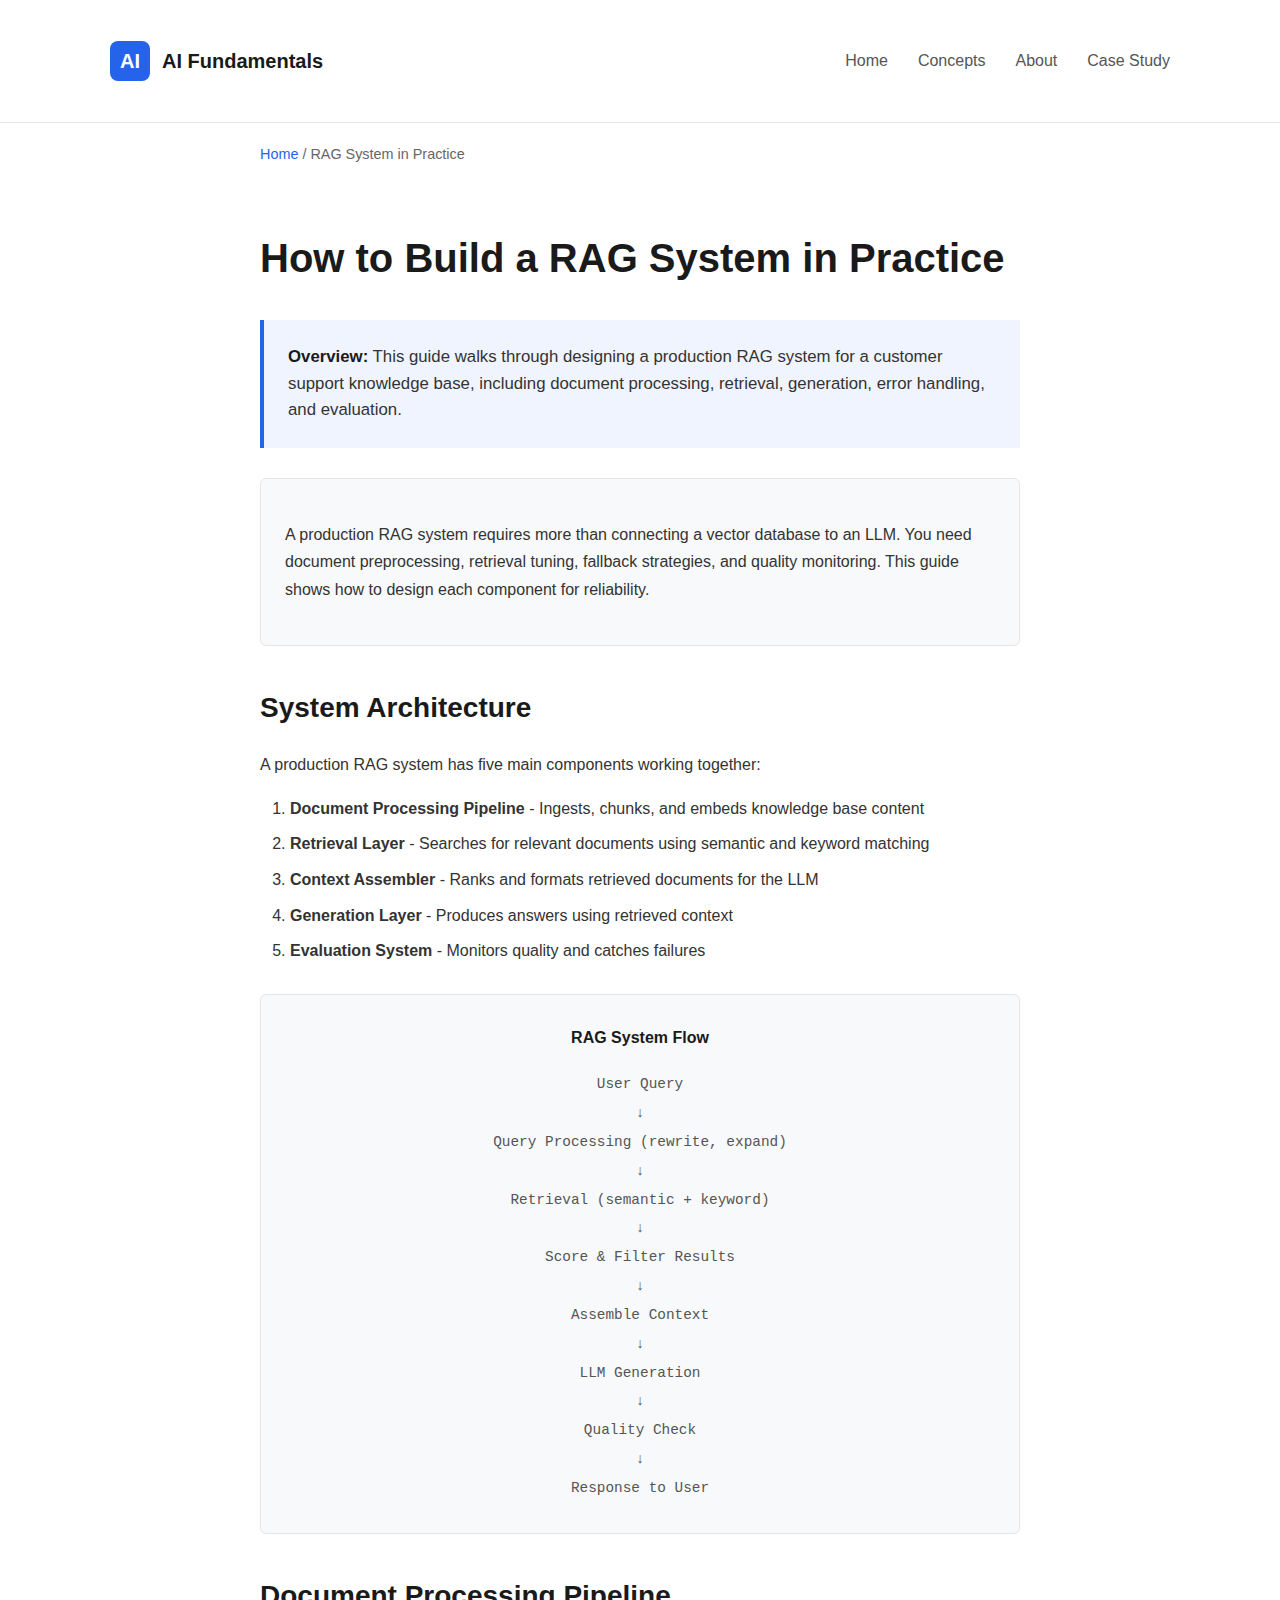
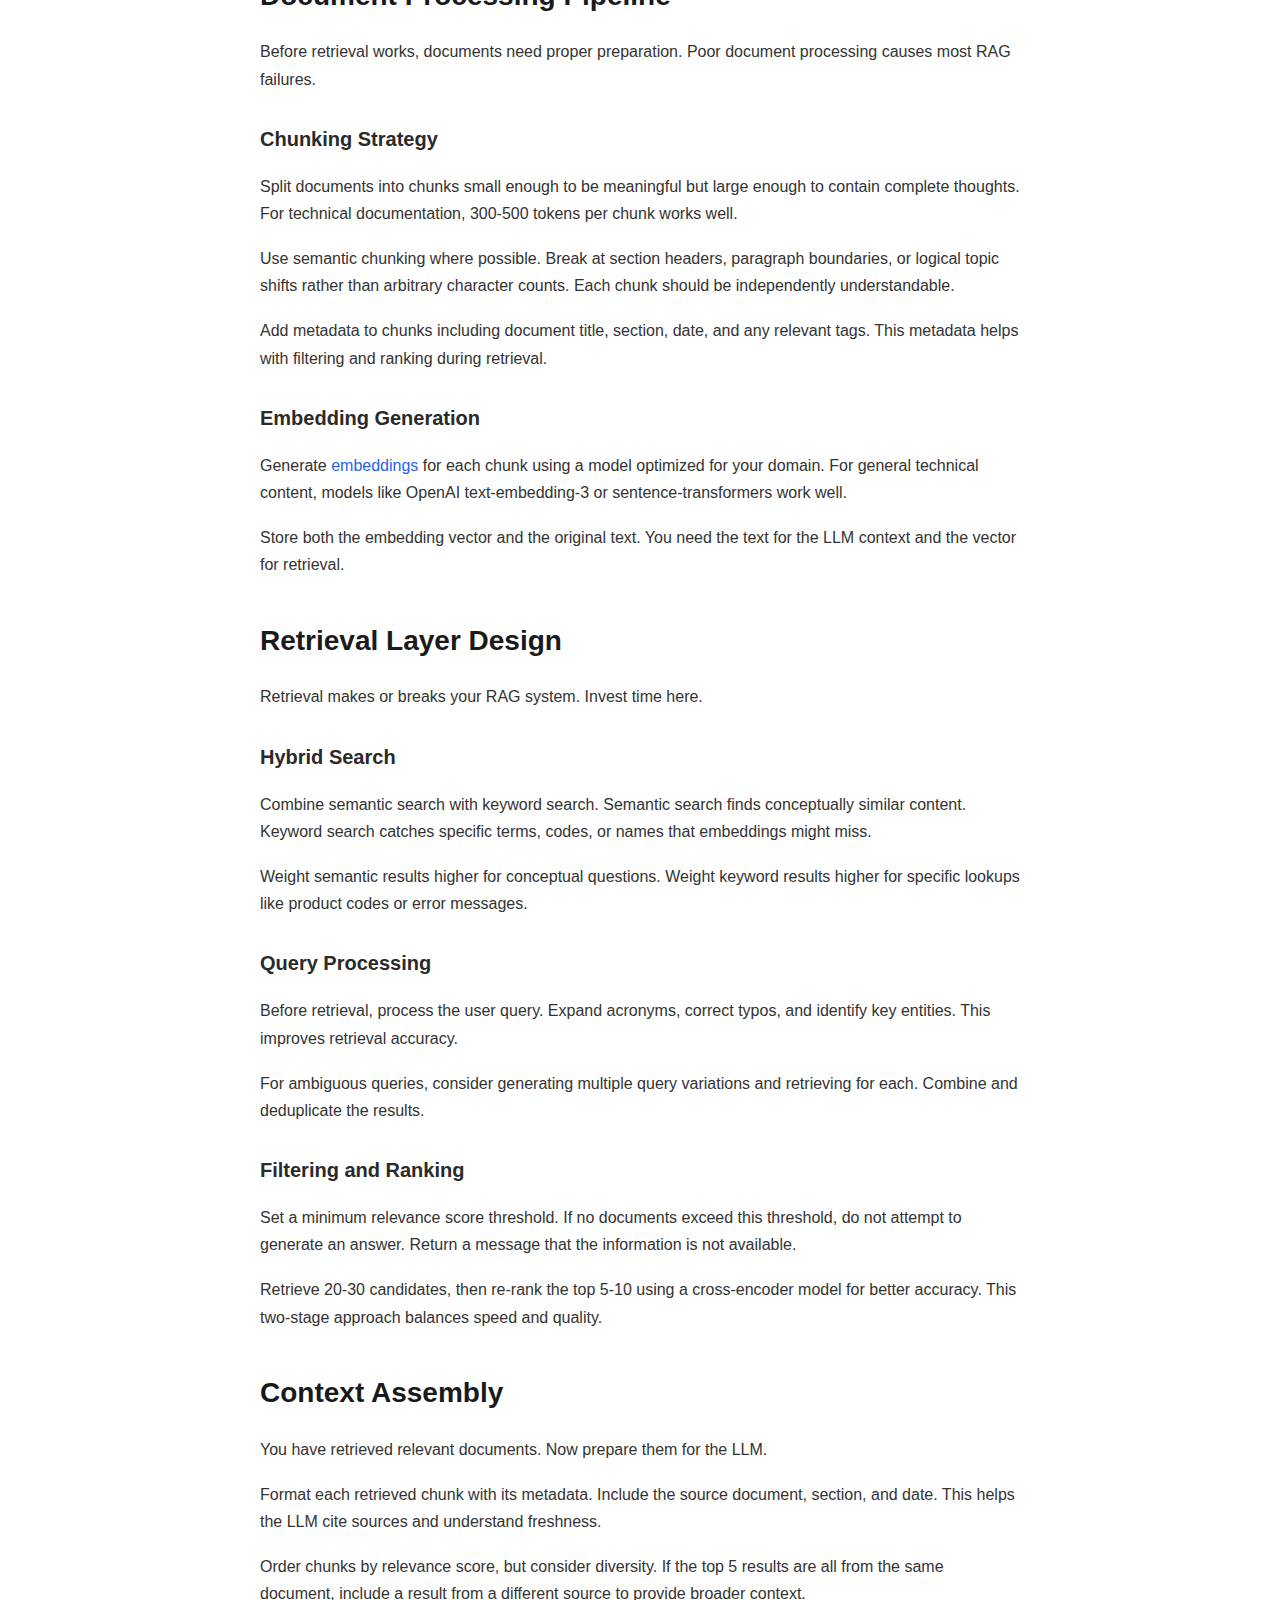
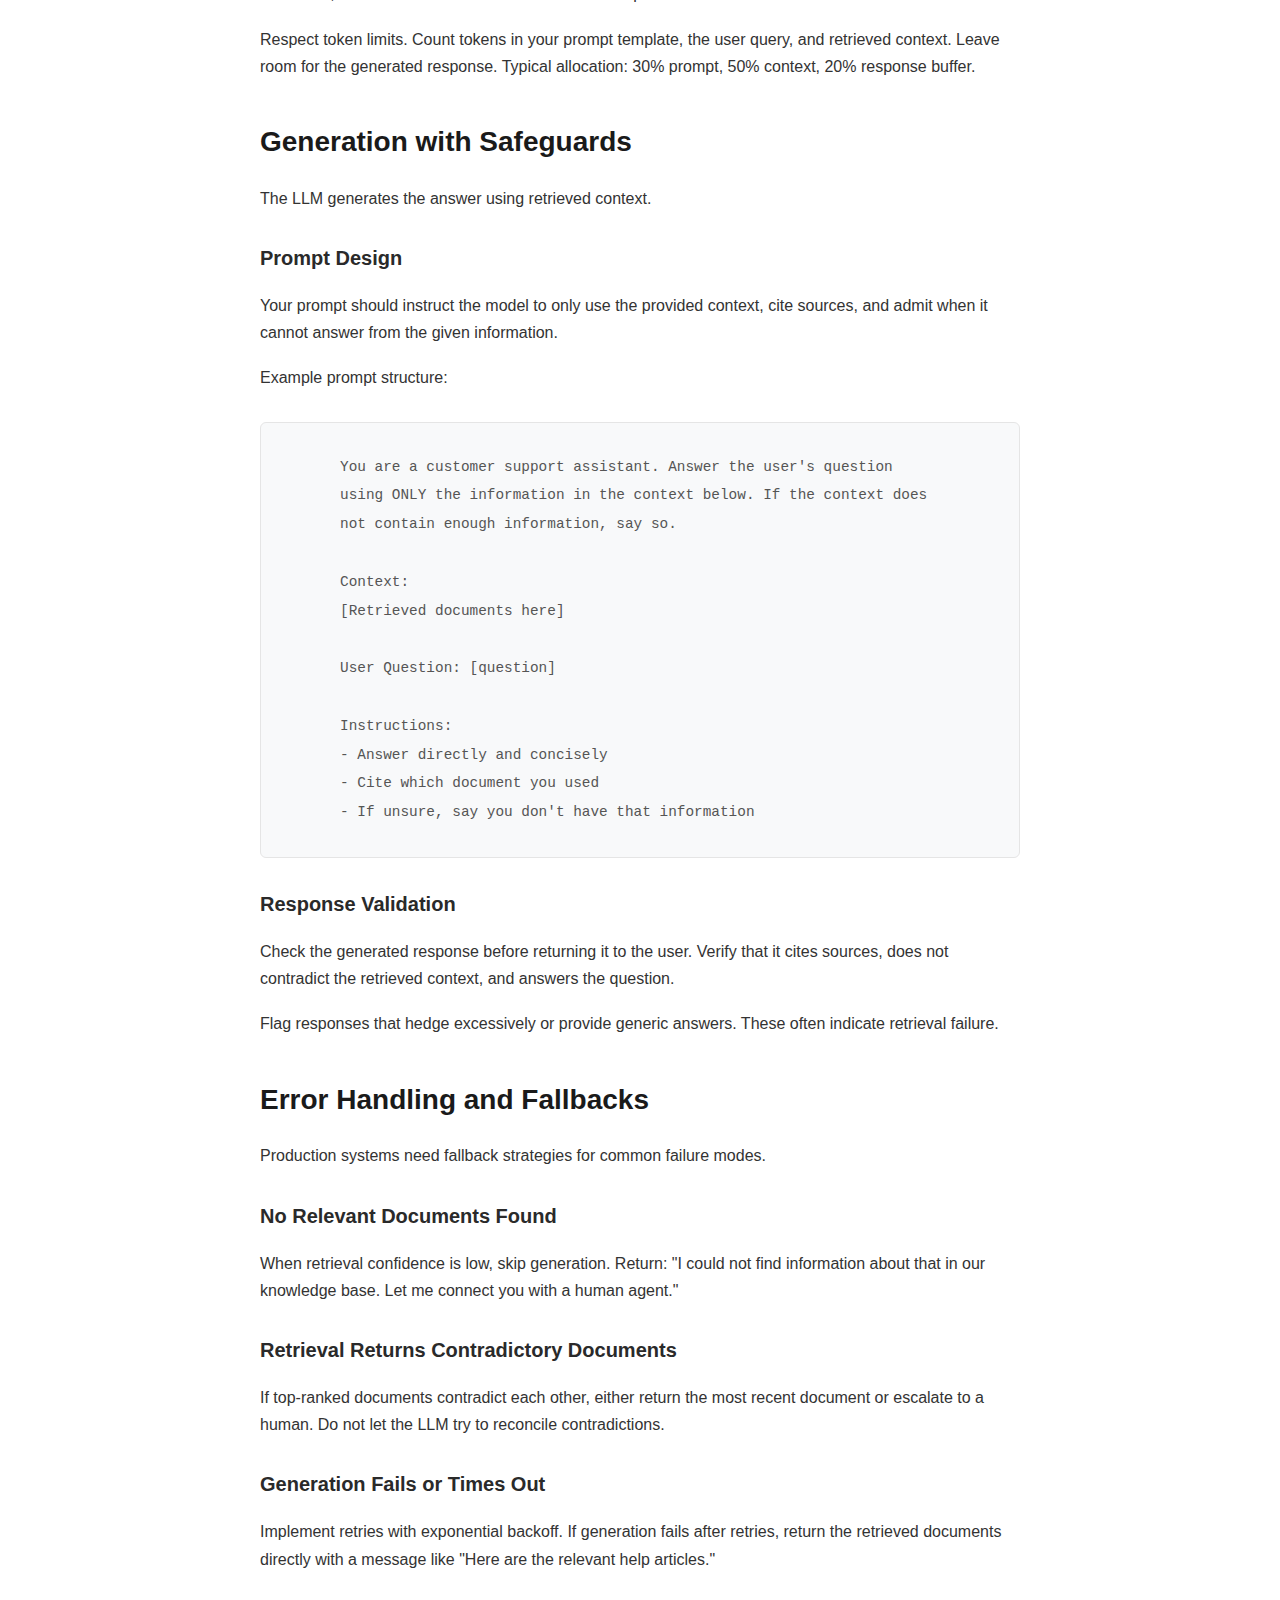
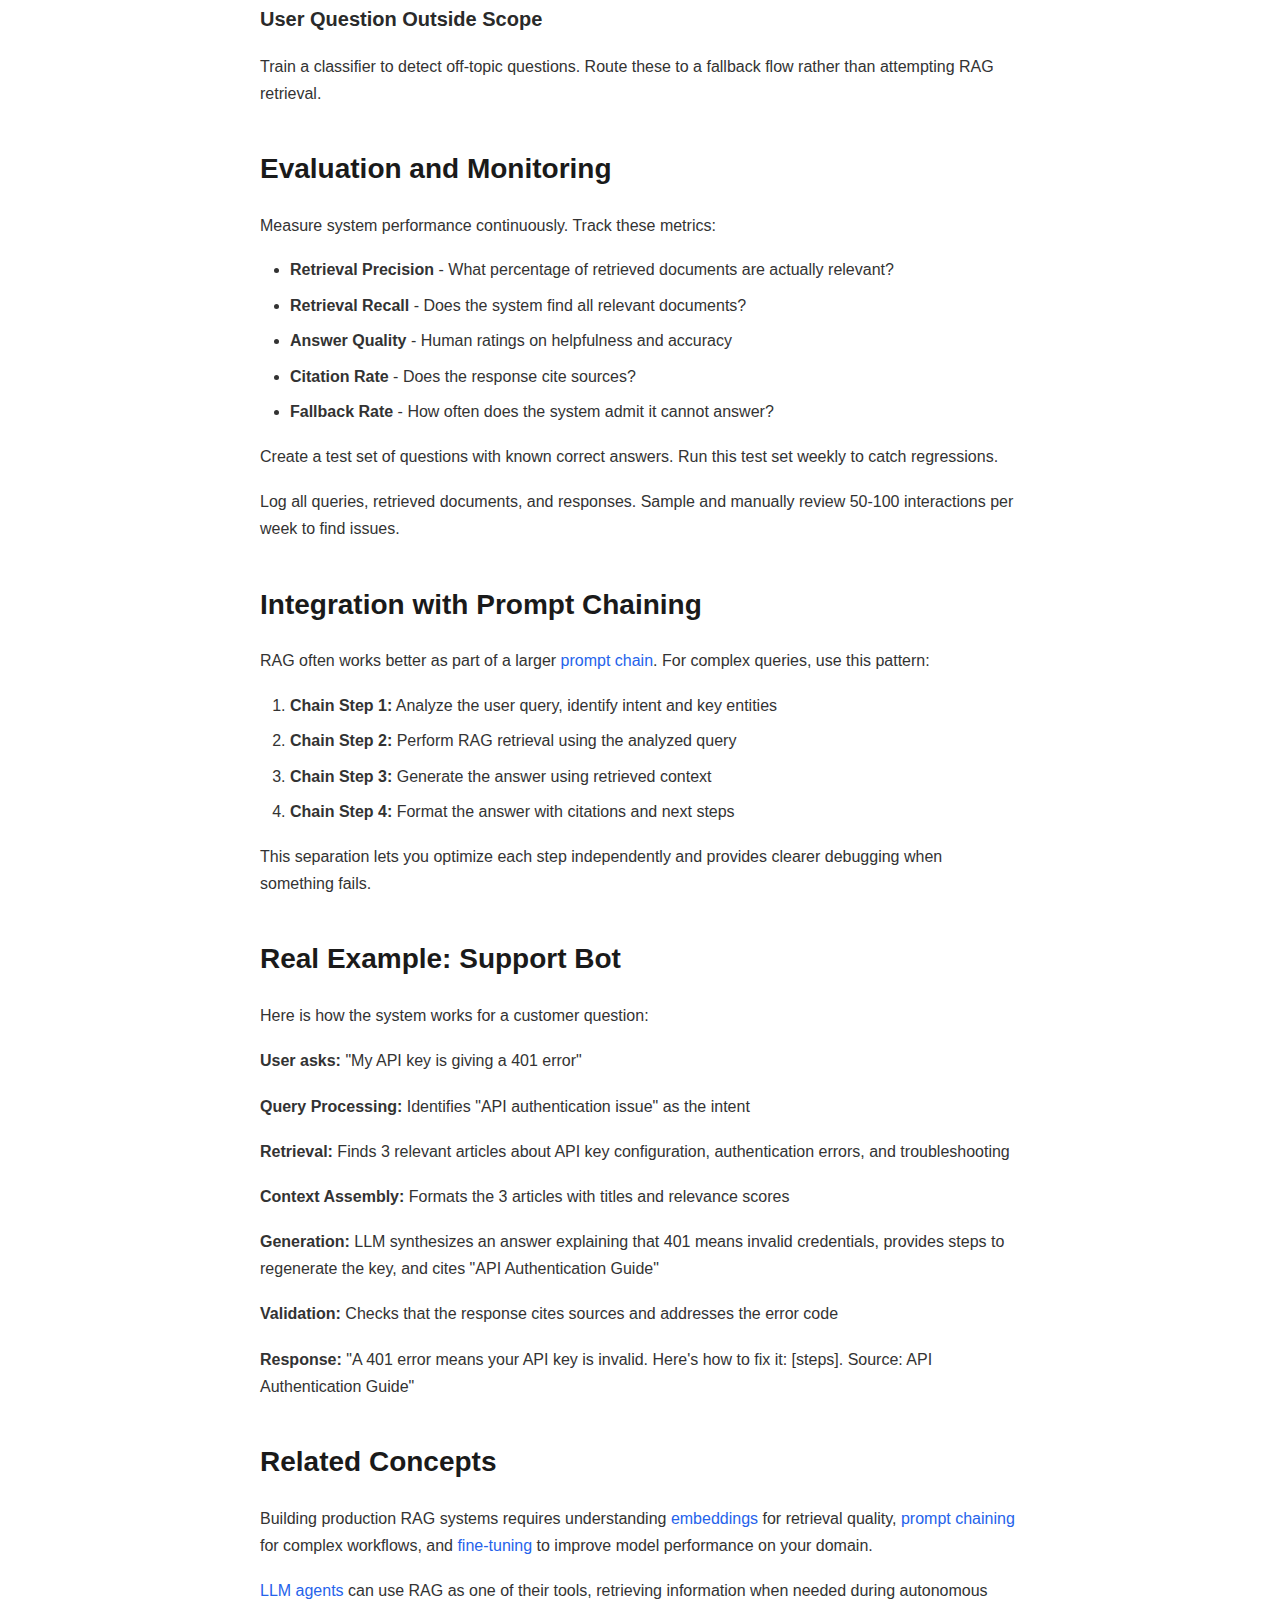
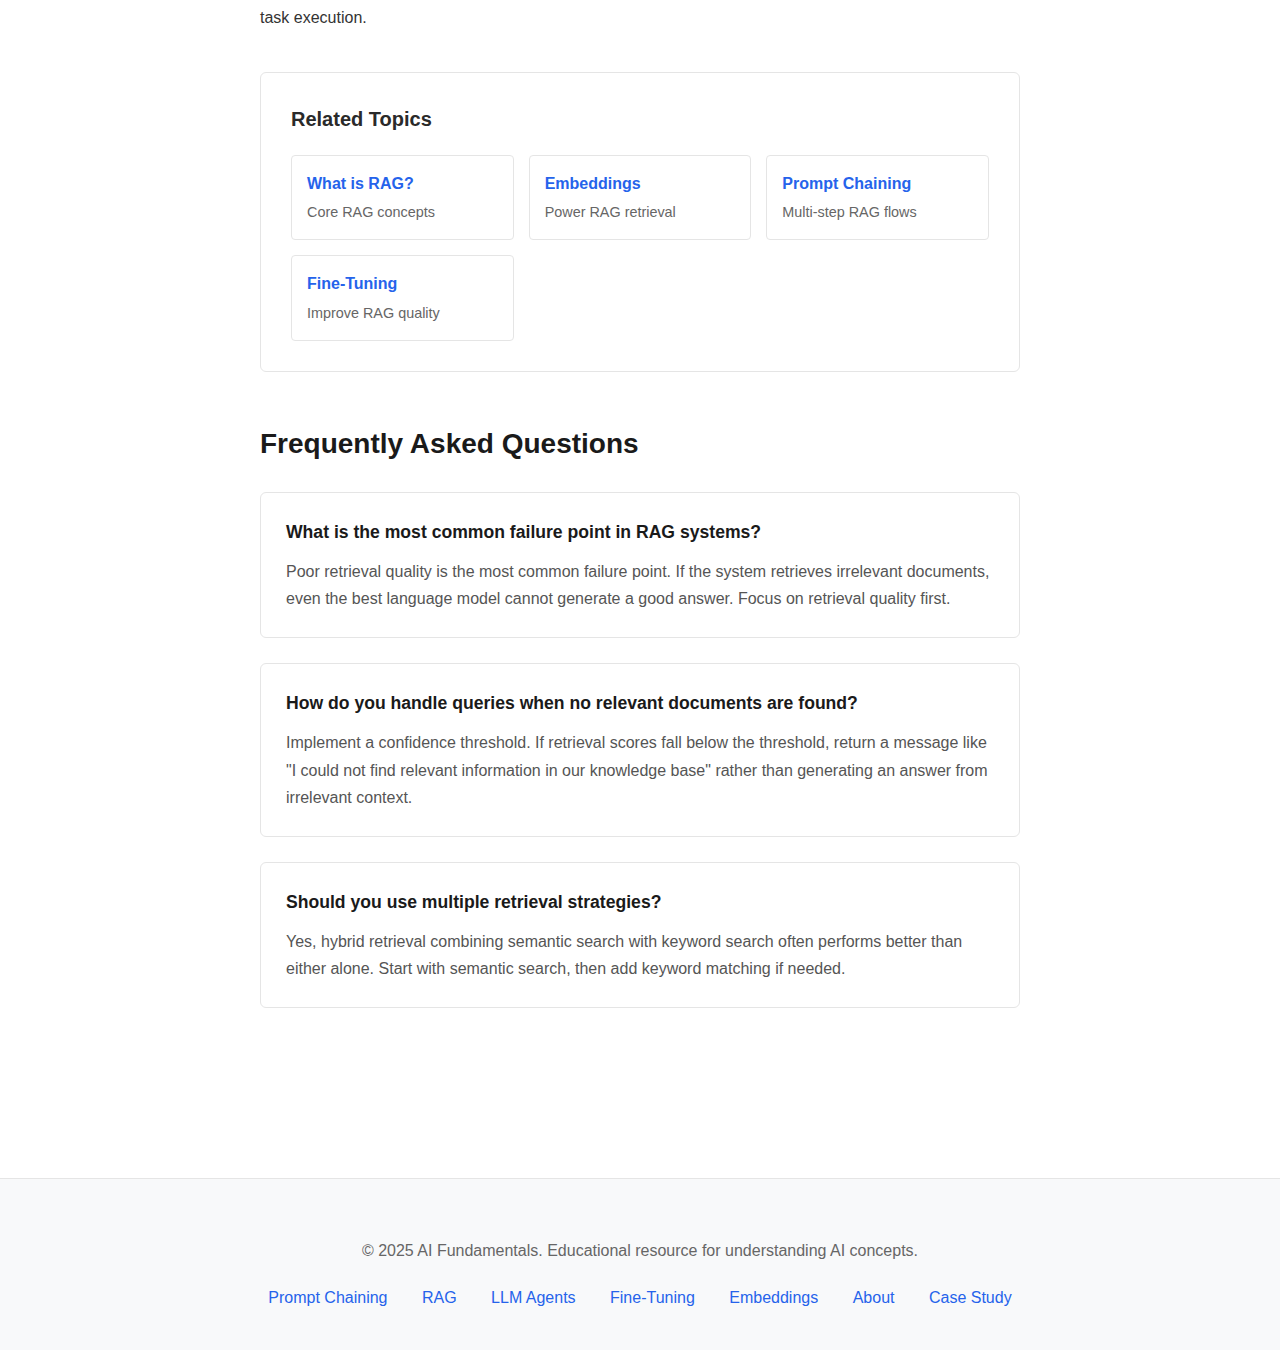
<file: AI Fundamentals project/rag-system-in-practice.html>
<!DOCTYPE html>
<html lang="en">
<head>
    <meta charset="UTF-8">
    <meta name="viewport" content="width=device-width, initial-scale=1.0">
    <title>How to Build a RAG System in Practice | AI Fundamentals</title>
    <meta name="description" content="A practical guide to designing and implementing a production RAG system with retrieval, generation, error handling, and evaluation.">
    <!-- Google tag (gtag.js) -->
    <script async src="https://www.googletagmanager.com/gtag/js?id=G-VWWJKS3JQL"></script>
    <script>
      window.dataLayer = window.dataLayer || [];
      function gtag(){dataLayer.push(arguments);}
      gtag('js', new Date());

      gtag('config', 'G-VWWJKS3JQL');
    </script>
    <link rel="canonical" href="https://ai-fundamentals.pages.dev/rag-system-in-practice">
    <link rel="stylesheet" href="assets/styles.css">
    
    <!-- Breadcrumb Schema -->
    <script type="application/ld+json">
    {
        "@context": "https://schema.org",
        "@type": "BreadcrumbList",
        "itemListElement": [{
            "@type": "ListItem",
            "position": 1,
            "name": "Home",
            "item": "https://ai-fundamentals.pages.dev"
        },{
            "@type": "ListItem",
            "position": 2,
            "name": "RAG System in Practice",
            "item": "https://ai-fundamentals.pages.dev/rag-system-in-practice"
        }]
    }
    </script>
    
    <!-- Article Schema -->
    <script type="application/ld+json">
    {
        "@context": "https://schema.org",
        "@type": "Article",
        "headline": "How to Build a RAG System in Practice",
        "description": "A practical guide to implementing production RAG systems",
        "image": "https://ai-fundamentals.pages.dev/images/rag-practice.png",
        "author": {
            "@type": "Organization",
            "name": "AI Fundamentals"
        },
        "publisher": {
            "@type": "Organization",
            "name": "AI Fundamentals",
            "logo": {
                "@type": "ImageObject",
                "url": "https://ai-fundamentals.pages.dev/logo.png"
            }
        },
        "datePublished": "2025-01-21",
        "dateModified": "2025-01-21",
        "wordCount": 1800,
        "inLanguage": "en-US",
        "mainEntityOfPage": {
            "@type": "WebPage",
            "@id": "https://ai-fundamentals.pages.dev/rag-system-in-practice"
        }
    }
    </script>
    
    <!-- FAQ Schema -->
    <script type="application/ld+json">
    {
        "@context": "https://schema.org",
        "@type": "FAQPage",
        "mainEntity": [
            {
                "@type": "Question",
                "name": "What is the most common failure point in RAG systems?",
                "acceptedAnswer": {
                    "@type": "Answer",
                    "text": "Poor retrieval quality is the most common failure point. If the system retrieves irrelevant documents, even the best language model cannot generate a good answer. Focus on retrieval quality first."
                }
            },
            {
                "@type": "Question",
                "name": "How do you handle queries when no relevant documents are found?",
                "acceptedAnswer": {
                    "@type": "Answer",
                    "text": "Implement a confidence threshold. If retrieval scores fall below the threshold, return a message like 'I could not find relevant information in our knowledge base' rather than generating an answer from irrelevant context."
                }
            },
            {
                "@type": "Question",
                "name": "Should you use multiple retrieval strategies?",
                "acceptedAnswer": {
                    "@type": "Answer",
                    "text": "Yes, hybrid retrieval combining semantic search with keyword search often performs better than either alone. Start with semantic search, then add keyword matching if needed."
                }
            }
        ]
    }
    </script>
</head>
<body>
    <header>
        <div class="header-content">
            <a href="index.html" class="logo">
                <div class="logo-icon">AI</div>
                <span class="logo-text">AI Fundamentals</span>
            </a>
            <nav>
                <ul>
                    <li><a href="index.html">Home</a></li>
                    <li><a href="index.html#concepts">Concepts</a></li>
                    <li><a href="about.html">About</a></li>
                    <li><a href="case-study.html">Case Study</a></li>
                </ul>
            </nav>
        </div>
    </header>
    
    <div class="container">
        <div class="breadcrumb">
            <a href="index.html">Home</a> / RAG System in Practice
        </div>
        
        <main>
            <h1>How to Build a RAG System in Practice</h1>
            
            <div class="definition">
                <strong>Overview:</strong> This guide walks through designing a production RAG system for a customer support knowledge base, including document processing, retrieval, generation, error handling, and evaluation.
            </div>
            
            <div class="answer-block">
                <p>A production RAG system requires more than connecting a vector database to an LLM. You need document preprocessing, retrieval tuning, fallback strategies, and quality monitoring. This guide shows how to design each component for reliability.</p>
            </div>
            
            <h2>System Architecture</h2>
            <p>A production RAG system has five main components working together:</p>
            
            <ol>
                <li><strong>Document Processing Pipeline</strong> - Ingests, chunks, and embeds knowledge base content</li>
                <li><strong>Retrieval Layer</strong> - Searches for relevant documents using semantic and keyword matching</li>
                <li><strong>Context Assembler</strong> - Ranks and formats retrieved documents for the LLM</li>
                <li><strong>Generation Layer</strong> - Produces answers using retrieved context</li>
                <li><strong>Evaluation System</strong> - Monitors quality and catches failures</li>
            </ol>
            
            <div class="diagram">
                <div class="diagram-title">RAG System Flow</div>
                <div class="diagram-content">
                    User Query<br>
                    ↓<br>
                    Query Processing (rewrite, expand)<br>
                    ↓<br>
                    Retrieval (semantic + keyword)<br>
                    ↓<br>
                    Score & Filter Results<br>
                    ↓<br>
                    Assemble Context<br>
                    ↓<br>
                    LLM Generation<br>
                    ↓<br>
                    Quality Check<br>
                    ↓<br>
                    Response to User
                </div>
            </div>
            
            <h2>Document Processing Pipeline</h2>
            <p>Before retrieval works, documents need proper preparation. Poor document processing causes most RAG failures.</p>
            
            <h3>Chunking Strategy</h3>
            <p>Split documents into chunks small enough to be meaningful but large enough to contain complete thoughts. For technical documentation, 300-500 tokens per chunk works well.</p>
            
            <p>Use semantic chunking where possible. Break at section headers, paragraph boundaries, or logical topic shifts rather than arbitrary character counts. Each chunk should be independently understandable.</p>
            
            <p>Add metadata to chunks including document title, section, date, and any relevant tags. This metadata helps with filtering and ranking during retrieval.</p>
            
            <h3>Embedding Generation</h3>
            <p>Generate <a href="what-is-an-embedding.html">embeddings</a> for each chunk using a model optimized for your domain. For general technical content, models like OpenAI text-embedding-3 or sentence-transformers work well.</p>
            
            <p>Store both the embedding vector and the original text. You need the text for the LLM context and the vector for retrieval.</p>
            
            <h2>Retrieval Layer Design</h2>
            <p>Retrieval makes or breaks your RAG system. Invest time here.</p>
            
            <h3>Hybrid Search</h3>
            <p>Combine semantic search with keyword search. Semantic search finds conceptually similar content. Keyword search catches specific terms, codes, or names that embeddings might miss.</p>
            
            <p>Weight semantic results higher for conceptual questions. Weight keyword results higher for specific lookups like product codes or error messages.</p>
            
            <h3>Query Processing</h3>
            <p>Before retrieval, process the user query. Expand acronyms, correct typos, and identify key entities. This improves retrieval accuracy.</p>
            
            <p>For ambiguous queries, consider generating multiple query variations and retrieving for each. Combine and deduplicate the results.</p>
            
            <h3>Filtering and Ranking</h3>
            <p>Set a minimum relevance score threshold. If no documents exceed this threshold, do not attempt to generate an answer. Return a message that the information is not available.</p>
            
            <p>Retrieve 20-30 candidates, then re-rank the top 5-10 using a cross-encoder model for better accuracy. This two-stage approach balances speed and quality.</p>
            
            <h2>Context Assembly</h2>
            <p>You have retrieved relevant documents. Now prepare them for the LLM.</p>
            
            <p>Format each retrieved chunk with its metadata. Include the source document, section, and date. This helps the LLM cite sources and understand freshness.</p>
            
            <p>Order chunks by relevance score, but consider diversity. If the top 5 results are all from the same document, include a result from a different source to provide broader context.</p>
            
            <p>Respect token limits. Count tokens in your prompt template, the user query, and retrieved context. Leave room for the generated response. Typical allocation: 30% prompt, 50% context, 20% response buffer.</p>
            
            <h2>Generation with Safeguards</h2>
            <p>The LLM generates the answer using retrieved context.</p>
            
            <h3>Prompt Design</h3>
            <p>Your prompt should instruct the model to only use the provided context, cite sources, and admit when it cannot answer from the given information.</p>
            
            <p>Example prompt structure:</p>
            <div class="diagram">
                <div class="diagram-content" style="text-align: left; max-width: 600px; margin: 0 auto;">
You are a customer support assistant. Answer the user's question using ONLY the information in the context below. If the context does not contain enough information, say so.<br><br>

Context:<br>
[Retrieved documents here]<br><br>

User Question: [question]<br><br>

Instructions:<br>
- Answer directly and concisely<br>
- Cite which document you used<br>
- If unsure, say you don't have that information
                </div>
            </div>
            
            <h3>Response Validation</h3>
            <p>Check the generated response before returning it to the user. Verify that it cites sources, does not contradict the retrieved context, and answers the question.</p>
            
            <p>Flag responses that hedge excessively or provide generic answers. These often indicate retrieval failure.</p>
            
            <h2>Error Handling and Fallbacks</h2>
            <p>Production systems need fallback strategies for common failure modes.</p>
            
            <h3>No Relevant Documents Found</h3>
            <p>When retrieval confidence is low, skip generation. Return: "I could not find information about that in our knowledge base. Let me connect you with a human agent."</p>
            
            <h3>Retrieval Returns Contradictory Documents</h3>
            <p>If top-ranked documents contradict each other, either return the most recent document or escalate to a human. Do not let the LLM try to reconcile contradictions.</p>
            
            <h3>Generation Fails or Times Out</h3>
            <p>Implement retries with exponential backoff. If generation fails after retries, return the retrieved documents directly with a message like "Here are the relevant help articles."</p>
            
            <h3>User Question Outside Scope</h3>
            <p>Train a classifier to detect off-topic questions. Route these to a fallback flow rather than attempting RAG retrieval.</p>
            
            <h2>Evaluation and Monitoring</h2>
            <p>Measure system performance continuously. Track these metrics:</p>
            
            <ul>
                <li><strong>Retrieval Precision</strong> - What percentage of retrieved documents are actually relevant?</li>
                <li><strong>Retrieval Recall</strong> - Does the system find all relevant documents?</li>
                <li><strong>Answer Quality</strong> - Human ratings on helpfulness and accuracy</li>
                <li><strong>Citation Rate</strong> - Does the response cite sources?</li>
                <li><strong>Fallback Rate</strong> - How often does the system admit it cannot answer?</li>
            </ul>
            
            <p>Create a test set of questions with known correct answers. Run this test set weekly to catch regressions.</p>
            
            <p>Log all queries, retrieved documents, and responses. Sample and manually review 50-100 interactions per week to find issues.</p>
            
            <h2>Integration with Prompt Chaining</h2>
            <p>RAG often works better as part of a larger <a href="what-is-prompt-chaining.html">prompt chain</a>. For complex queries, use this pattern:</p>
            
            <ol>
                <li><strong>Chain Step 1:</strong> Analyze the user query, identify intent and key entities</li>
                <li><strong>Chain Step 2:</strong> Perform RAG retrieval using the analyzed query</li>
                <li><strong>Chain Step 3:</strong> Generate the answer using retrieved context</li>
                <li><strong>Chain Step 4:</strong> Format the answer with citations and next steps</li>
            </ol>
            
            <p>This separation lets you optimize each step independently and provides clearer debugging when something fails.</p>
            
            <h2>Real Example: Support Bot</h2>
            <p>Here is how the system works for a customer question:</p>
            
            <p><strong>User asks:</strong> "My API key is giving a 401 error"</p>
            
            <p><strong>Query Processing:</strong> Identifies "API authentication issue" as the intent</p>
            
            <p><strong>Retrieval:</strong> Finds 3 relevant articles about API key configuration, authentication errors, and troubleshooting</p>
            
            <p><strong>Context Assembly:</strong> Formats the 3 articles with titles and relevance scores</p>
            
            <p><strong>Generation:</strong> LLM synthesizes an answer explaining that 401 means invalid credentials, provides steps to regenerate the key, and cites "API Authentication Guide"</p>
            
            <p><strong>Validation:</strong> Checks that the response cites sources and addresses the error code</p>
            
            <p><strong>Response:</strong> "A 401 error means your API key is invalid. Here's how to fix it: [steps]. Source: API Authentication Guide"</p>
            
            <h2>Related Concepts</h2>
            <p>Building production RAG systems requires understanding <a href="what-is-an-embedding.html">embeddings</a> for retrieval quality, <a href="what-is-prompt-chaining.html">prompt chaining</a> for complex workflows, and <a href="what-is-fine-tuning.html">fine-tuning</a> to improve model performance on your domain.</p>
            
            <p><a href="what-is-an-llm-agent.html">LLM agents</a> can use RAG as one of their tools, retrieving information when needed during autonomous task execution.</p>
            
            <div class="related-box">
                <h3>Related Topics</h3>
                <div class="related-links">
                    <a href="what-is-retrieval-augmented-generation.html" class="related-link">
                        <div class="related-link-title">What is RAG?</div>
                        <div class="related-link-desc">Core RAG concepts</div>
                    </a>
                    <a href="what-is-an-embedding.html" class="related-link">
                        <div class="related-link-title">Embeddings</div>
                        <div class="related-link-desc">Power RAG retrieval</div>
                    </a>
                    <a href="what-is-prompt-chaining.html" class="related-link">
                        <div class="related-link-title">Prompt Chaining</div>
                        <div class="related-link-desc">Multi-step RAG flows</div>
                    </a>
                    <a href="what-is-fine-tuning.html" class="related-link">
                        <div class="related-link-title">Fine-Tuning</div>
                        <div class="related-link-desc">Improve RAG quality</div>
                    </a>
                </div>
            </div>
            
            <div class="faq">
                <h2>Frequently Asked Questions</h2>
                
                <div class="faq-item">
                    <div class="faq-question">What is the most common failure point in RAG systems?</div>
                    <div class="faq-answer">Poor retrieval quality is the most common failure point. If the system retrieves irrelevant documents, even the best language model cannot generate a good answer. Focus on retrieval quality first.</div>
                </div>
                
                <div class="faq-item">
                    <div class="faq-question">How do you handle queries when no relevant documents are found?</div>
                    <div class="faq-answer">Implement a confidence threshold. If retrieval scores fall below the threshold, return a message like "I could not find relevant information in our knowledge base" rather than generating an answer from irrelevant context.</div>
                </div>
                
                <div class="faq-item">
                    <div class="faq-question">Should you use multiple retrieval strategies?</div>
                    <div class="faq-answer">Yes, hybrid retrieval combining semantic search with keyword search often performs better than either alone. Start with semantic search, then add keyword matching if needed.</div>
                </div>
            </div>
        </main>
    </div>
    
    <footer>
        <div class="footer-content">
            <p>&copy; 2025 AI Fundamentals. Educational resource for understanding AI concepts.</p>
            <div class="footer-links">
                <a href="what-is-prompt-chaining.html">Prompt Chaining</a>
                <a href="what-is-retrieval-augmented-generation.html">RAG</a>
                <a href="what-is-an-llm-agent.html">LLM Agents</a>
                <a href="what-is-fine-tuning.html">Fine-Tuning</a>
                <a href="what-is-an-embedding.html">Embeddings</a>
                <a href="about.html">About</a>
                <a href="case-study.html">Case Study</a>
            </div>
        </div>
    </footer>
</body>

</html>
</file>
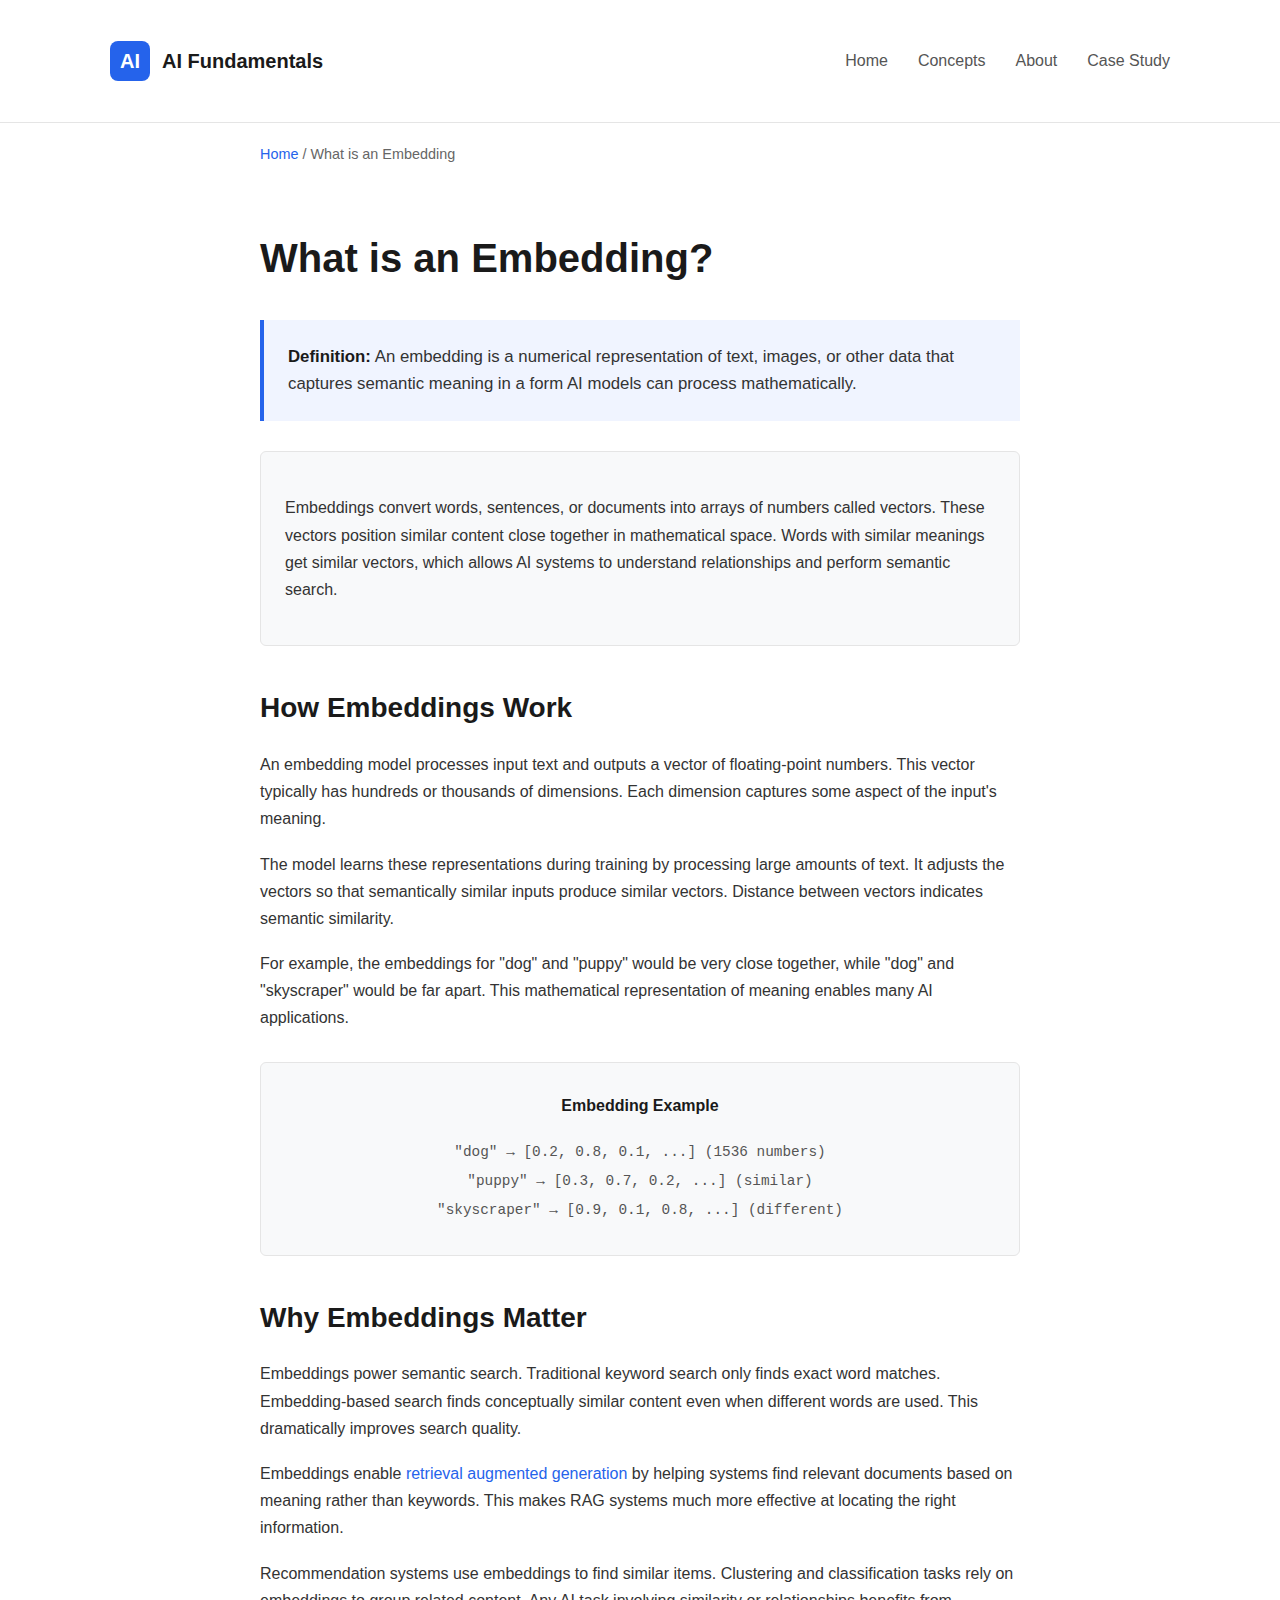
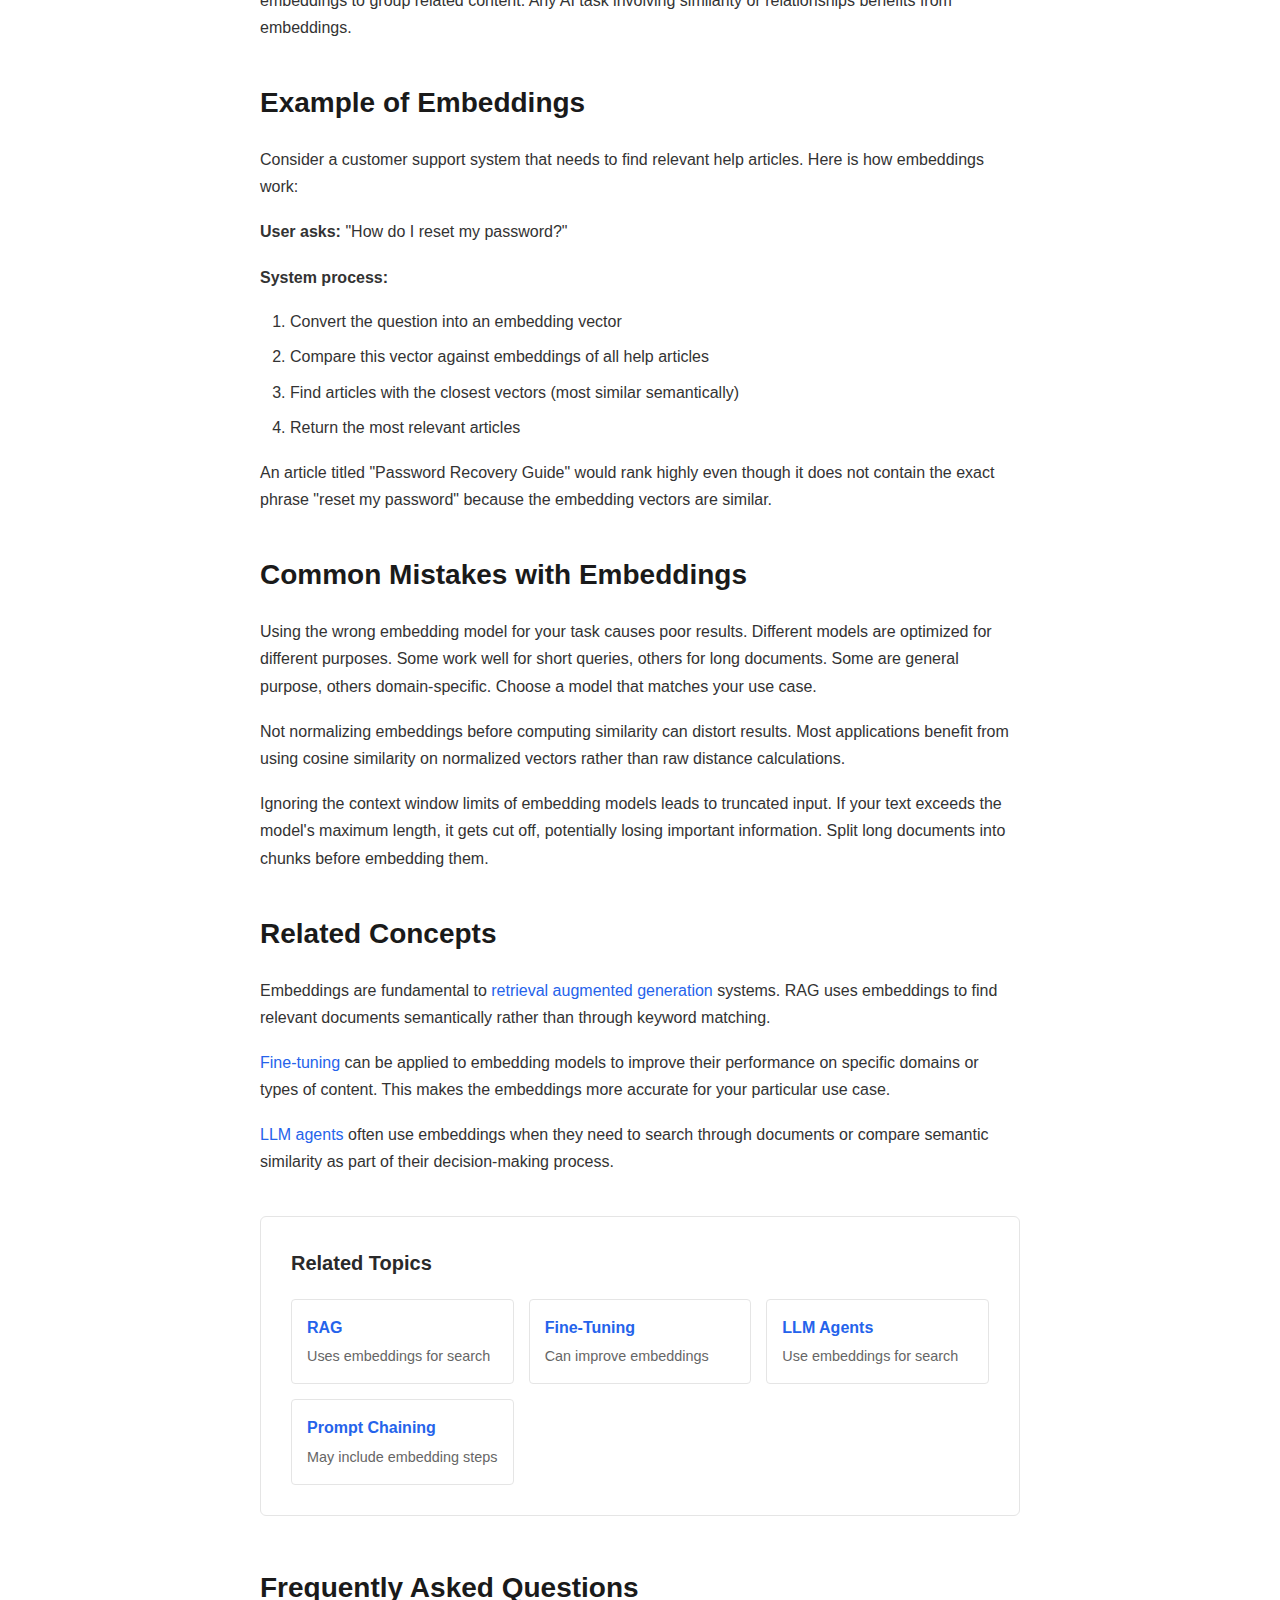
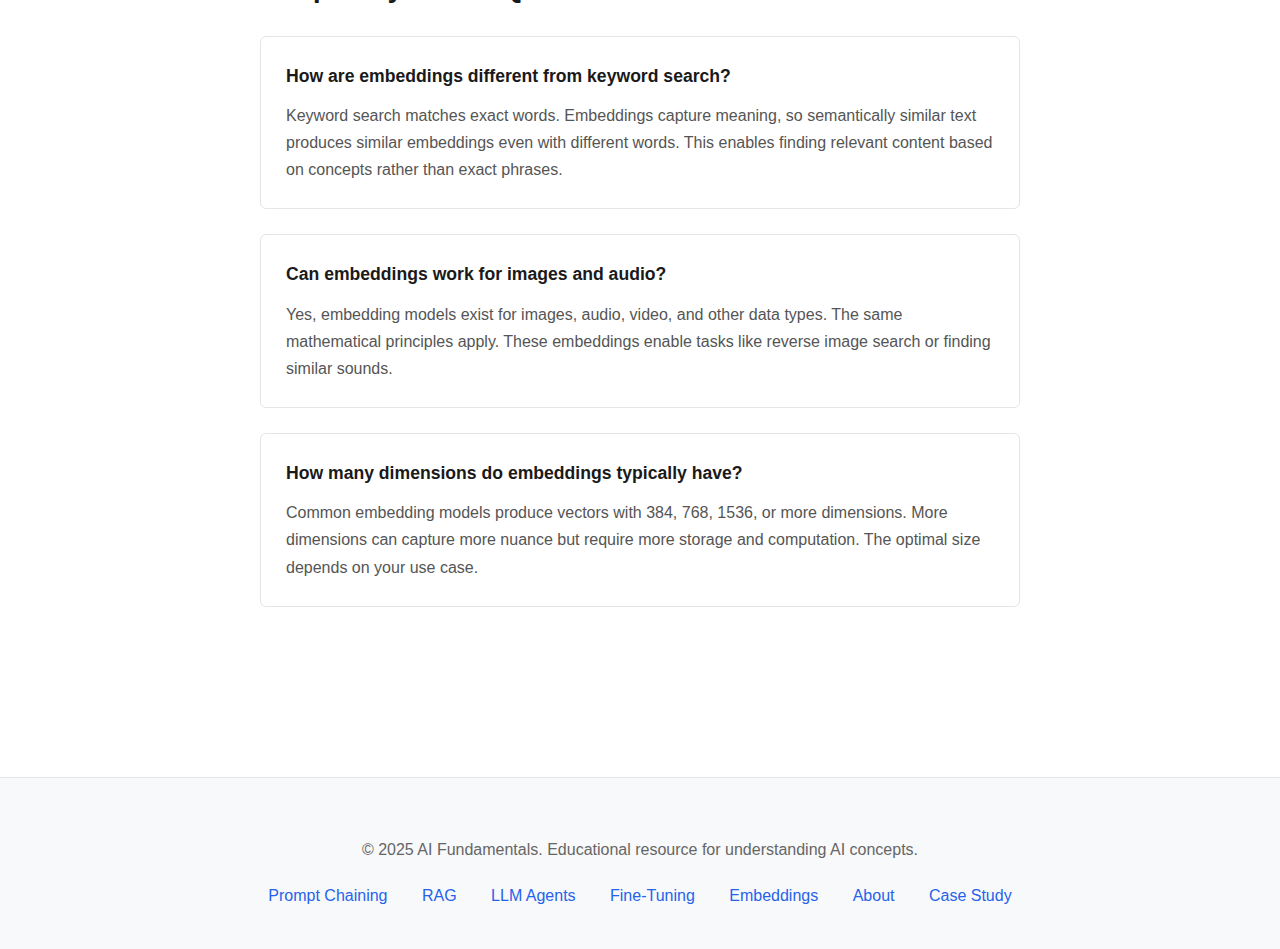
<file: AI Fundamentals project/what-is-an-embedding.html>
<!DOCTYPE html>
<html lang="en">
<head>
    <meta charset="UTF-8">
    <meta name="viewport" content="width=device-width, initial-scale=1.0">
    <title>What is an Embedding? | AI Fundamentals</title>
    <meta name="description" content="An embedding is a numerical representation of text, images, or other data that captures semantic meaning in a form AI models can process mathematically.">
    <!-- Google tag (gtag.js) -->
    <script async src="https://www.googletagmanager.com/gtag/js?id=G-VWWJKS3JQL"></script>
    <script>
      window.dataLayer = window.dataLayer || [];
      function gtag(){dataLayer.push(arguments);}
      gtag('js', new Date());

      gtag('config', 'G-VWWJKS3JQL');
    </script>
    <link rel="canonical" href="https://ai-fundamentals.pages.dev/what-is-an-embedding">
    <link rel="icon" type="image/png" href="/logo.png">
    <link rel="shortcut icon" href="/logo.png">
    <link rel="apple-touch-icon" href="/logo.png">
    <link rel="stylesheet" href="assets/styles.css">
    
    <!-- Breadcrumb Schema -->
    <script type="application/ld+json">
    {
        "@context": "https://schema.org",
        "@type": "BreadcrumbList",
        "itemListElement": [{
            "@type": "ListItem",
            "position": 1,
            "name": "Home",
            "item": "https://ai-fundamentals.pages.dev"
        },{
            "@type": "ListItem",
            "position": 2,
            "name": "What is an Embedding",
            "item": "https://ai-fundamentals.pages.dev/what-is-an-embedding"
        }]
    }
    </script>
    
    <!-- Article Schema -->
    <script type="application/ld+json">
    {
        "@context": "https://schema.org",
        "@type": "Article",
        "headline": "What is an Embedding?",
        "description": "A clear explanation of embeddings in AI systems",
        "image": "https://ai-fundamentals.pages.dev/images/embedding.png",
        "author": {
            "@type": "Organization",
            "name": "AI Fundamentals"
        },
        "publisher": {
            "@type": "Organization",
            "name": "AI Fundamentals",
            "logo": {
                "@type": "ImageObject",
                "url": "https://ai-fundamentals.pages.dev/logo.png"
            }
        },
        "datePublished": "2025-01-20",
        "dateModified": "2025-01-21",
        "wordCount": 1050,
        "inLanguage": "en-US",
        "mainEntityOfPage": {
            "@type": "WebPage",
            "@id": "https://ai-fundamentals.pages.dev/what-is-an-embedding"
        }
    }
    </script>
    
    <!-- FAQ Schema -->
    <script type="application/ld+json">
    {
        "@context": "https://schema.org",
        "@type": "FAQPage",
        "mainEntity": [
            {
                "@type": "Question",
                "name": "How are embeddings different from keyword search?",
                "acceptedAnswer": {
                    "@type": "Answer",
                    "text": "Keyword search matches exact words. Embeddings capture meaning, so semantically similar text produces similar embeddings even with different words. This enables finding relevant content based on concepts rather than exact phrases."
                }
            },
            {
                "@type": "Question",
                "name": "Can embeddings work for images and audio?",
                "acceptedAnswer": {
                    "@type": "Answer",
                    "text": "Yes, embedding models exist for images, audio, video, and other data types. The same mathematical principles apply. These embeddings enable tasks like reverse image search or finding similar sounds."
                }
            },
            {
                "@type": "Question",
                "name": "How many dimensions do embeddings typically have?",
                "acceptedAnswer": {
                    "@type": "Answer",
                    "text": "Common embedding models produce vectors with 384, 768, 1536, or more dimensions. More dimensions can capture more nuance but require more storage and computation. The optimal size depends on your use case."
                }
            }
        ]
    }
    </script>
</head>
<body>
    <header>
        <div class="header-content">
            <a href="index.html" class="logo">
                <div class="logo-icon">AI</div>
                <span class="logo-text">AI Fundamentals</span>
            </a>
            <nav>
                <ul>
                    <li><a href="index.html">Home</a></li>
                    <li><a href="index.html#concepts">Concepts</a></li>
                    <li><a href="about.html">About</a></li>
                    <li><a href="case-study.html">Case Study</a></li>
                </ul>
            </nav>
        </div>
    </header>
    
    <div class="container">
        <div class="breadcrumb">
            <a href="index.html">Home</a> / What is an Embedding
        </div>
        
        <main>
            <h1>What is an Embedding?</h1>
            
            <div class="definition">
                <strong>Definition:</strong> An embedding is a numerical representation of text, images, or other data that captures semantic meaning in a form AI models can process mathematically.
            </div>
            
            <div class="answer-block">
                <p>Embeddings convert words, sentences, or documents into arrays of numbers called vectors. These vectors position similar content close together in mathematical space. Words with similar meanings get similar vectors, which allows AI systems to understand relationships and perform semantic search.</p>
            </div>
            
            <h2>How Embeddings Work</h2>
            <p>An embedding model processes input text and outputs a vector of floating-point numbers. This vector typically has hundreds or thousands of dimensions. Each dimension captures some aspect of the input's meaning.</p>
            
            <p>The model learns these representations during training by processing large amounts of text. It adjusts the vectors so that semantically similar inputs produce similar vectors. Distance between vectors indicates semantic similarity.</p>
            
            <p>For example, the embeddings for "dog" and "puppy" would be very close together, while "dog" and "skyscraper" would be far apart. This mathematical representation of meaning enables many AI applications.</p>
            
            <div class="diagram">
                <div class="diagram-title">Embedding Example</div>
                <div class="diagram-content">
                    "dog" → [0.2, 0.8, 0.1, ...] (1536 numbers)<br>
                    "puppy" → [0.3, 0.7, 0.2, ...] (similar)<br>
                    "skyscraper" → [0.9, 0.1, 0.8, ...] (different)
                </div>
            </div>
            
            <h2>Why Embeddings Matter</h2>
            <p>Embeddings power semantic search. Traditional keyword search only finds exact word matches. Embedding-based search finds conceptually similar content even when different words are used. This dramatically improves search quality.</p>
            
            <p>Embeddings enable <a href="what-is-retrieval-augmented-generation.html">retrieval augmented generation</a> by helping systems find relevant documents based on meaning rather than keywords. This makes RAG systems much more effective at locating the right information.</p>
            
            <p>Recommendation systems use embeddings to find similar items. Clustering and classification tasks rely on embeddings to group related content. Any AI task involving similarity or relationships benefits from embeddings.</p>
            
            <h2>Example of Embeddings</h2>
            <p>Consider a customer support system that needs to find relevant help articles. Here is how embeddings work:</p>
            
            <p><strong>User asks:</strong> "How do I reset my password?"</p>
            
            <p><strong>System process:</strong></p>
            <ol>
                <li>Convert the question into an embedding vector</li>
                <li>Compare this vector against embeddings of all help articles</li>
                <li>Find articles with the closest vectors (most similar semantically)</li>
                <li>Return the most relevant articles</li>
            </ol>
            
            <p>An article titled "Password Recovery Guide" would rank highly even though it does not contain the exact phrase "reset my password" because the embedding vectors are similar.</p>
            
            <h2>Common Mistakes with Embeddings</h2>
            <p>Using the wrong embedding model for your task causes poor results. Different models are optimized for different purposes. Some work well for short queries, others for long documents. Some are general purpose, others domain-specific. Choose a model that matches your use case.</p>
            
            <p>Not normalizing embeddings before computing similarity can distort results. Most applications benefit from using cosine similarity on normalized vectors rather than raw distance calculations.</p>
            
            <p>Ignoring the context window limits of embedding models leads to truncated input. If your text exceeds the model's maximum length, it gets cut off, potentially losing important information. Split long documents into chunks before embedding them.</p>
            
            <h2>Related Concepts</h2>
            <p>Embeddings are fundamental to <a href="what-is-retrieval-augmented-generation.html">retrieval augmented generation</a> systems. RAG uses embeddings to find relevant documents semantically rather than through keyword matching.</p>
            
            <p><a href="what-is-fine-tuning.html">Fine-tuning</a> can be applied to embedding models to improve their performance on specific domains or types of content. This makes the embeddings more accurate for your particular use case.</p>
            
            <p><a href="what-is-an-llm-agent.html">LLM agents</a> often use embeddings when they need to search through documents or compare semantic similarity as part of their decision-making process.</p>
            
            <div class="related-box">
                <h3>Related Topics</h3>
                <div class="related-links">
                    <a href="what-is-retrieval-augmented-generation.html" class="related-link">
                        <div class="related-link-title">RAG</div>
                        <div class="related-link-desc">Uses embeddings for search</div>
                    </a>
                    <a href="what-is-fine-tuning.html" class="related-link">
                        <div class="related-link-title">Fine-Tuning</div>
                        <div class="related-link-desc">Can improve embeddings</div>
                    </a>
                    <a href="what-is-an-llm-agent.html" class="related-link">
                        <div class="related-link-title">LLM Agents</div>
                        <div class="related-link-desc">Use embeddings for search</div>
                    </a>
                    <a href="what-is-prompt-chaining.html" class="related-link">
                        <div class="related-link-title">Prompt Chaining</div>
                        <div class="related-link-desc">May include embedding steps</div>
                    </a>
                </div>
            </div>
            
            <div class="faq">
                <h2>Frequently Asked Questions</h2>
                
                <div class="faq-item">
                    <div class="faq-question">How are embeddings different from keyword search?</div>
                    <div class="faq-answer">Keyword search matches exact words. Embeddings capture meaning, so semantically similar text produces similar embeddings even with different words. This enables finding relevant content based on concepts rather than exact phrases.</div>
                </div>
                
                <div class="faq-item">
                    <div class="faq-question">Can embeddings work for images and audio?</div>
                    <div class="faq-answer">Yes, embedding models exist for images, audio, video, and other data types. The same mathematical principles apply. These embeddings enable tasks like reverse image search or finding similar sounds.</div>
                </div>
                
                <div class="faq-item">
                    <div class="faq-question">How many dimensions do embeddings typically have?</div>
                    <div class="faq-answer">Common embedding models produce vectors with 384, 768, 1536, or more dimensions. More dimensions can capture more nuance but require more storage and computation. The optimal size depends on your use case.</div>
                </div>
            </div>
        </main>
    </div>
    
    <footer>
        <div class="footer-content">
            <p>&copy; 2025 AI Fundamentals. Educational resource for understanding AI concepts.</p>
            <div class="footer-links">
                <a href="what-is-prompt-chaining.html">Prompt Chaining</a>
                <a href="what-is-retrieval-augmented-generation.html">RAG</a>
                <a href="what-is-an-llm-agent.html">LLM Agents</a>
                <a href="what-is-fine-tuning.html">Fine-Tuning</a>
                <a href="what-is-an-embedding.html">Embeddings</a>
                <a href="about.html">About</a>
                <a href="case-study.html">Case Study</a>
            </div>
        </div>
    </footer>
</body>

</html>
</file>
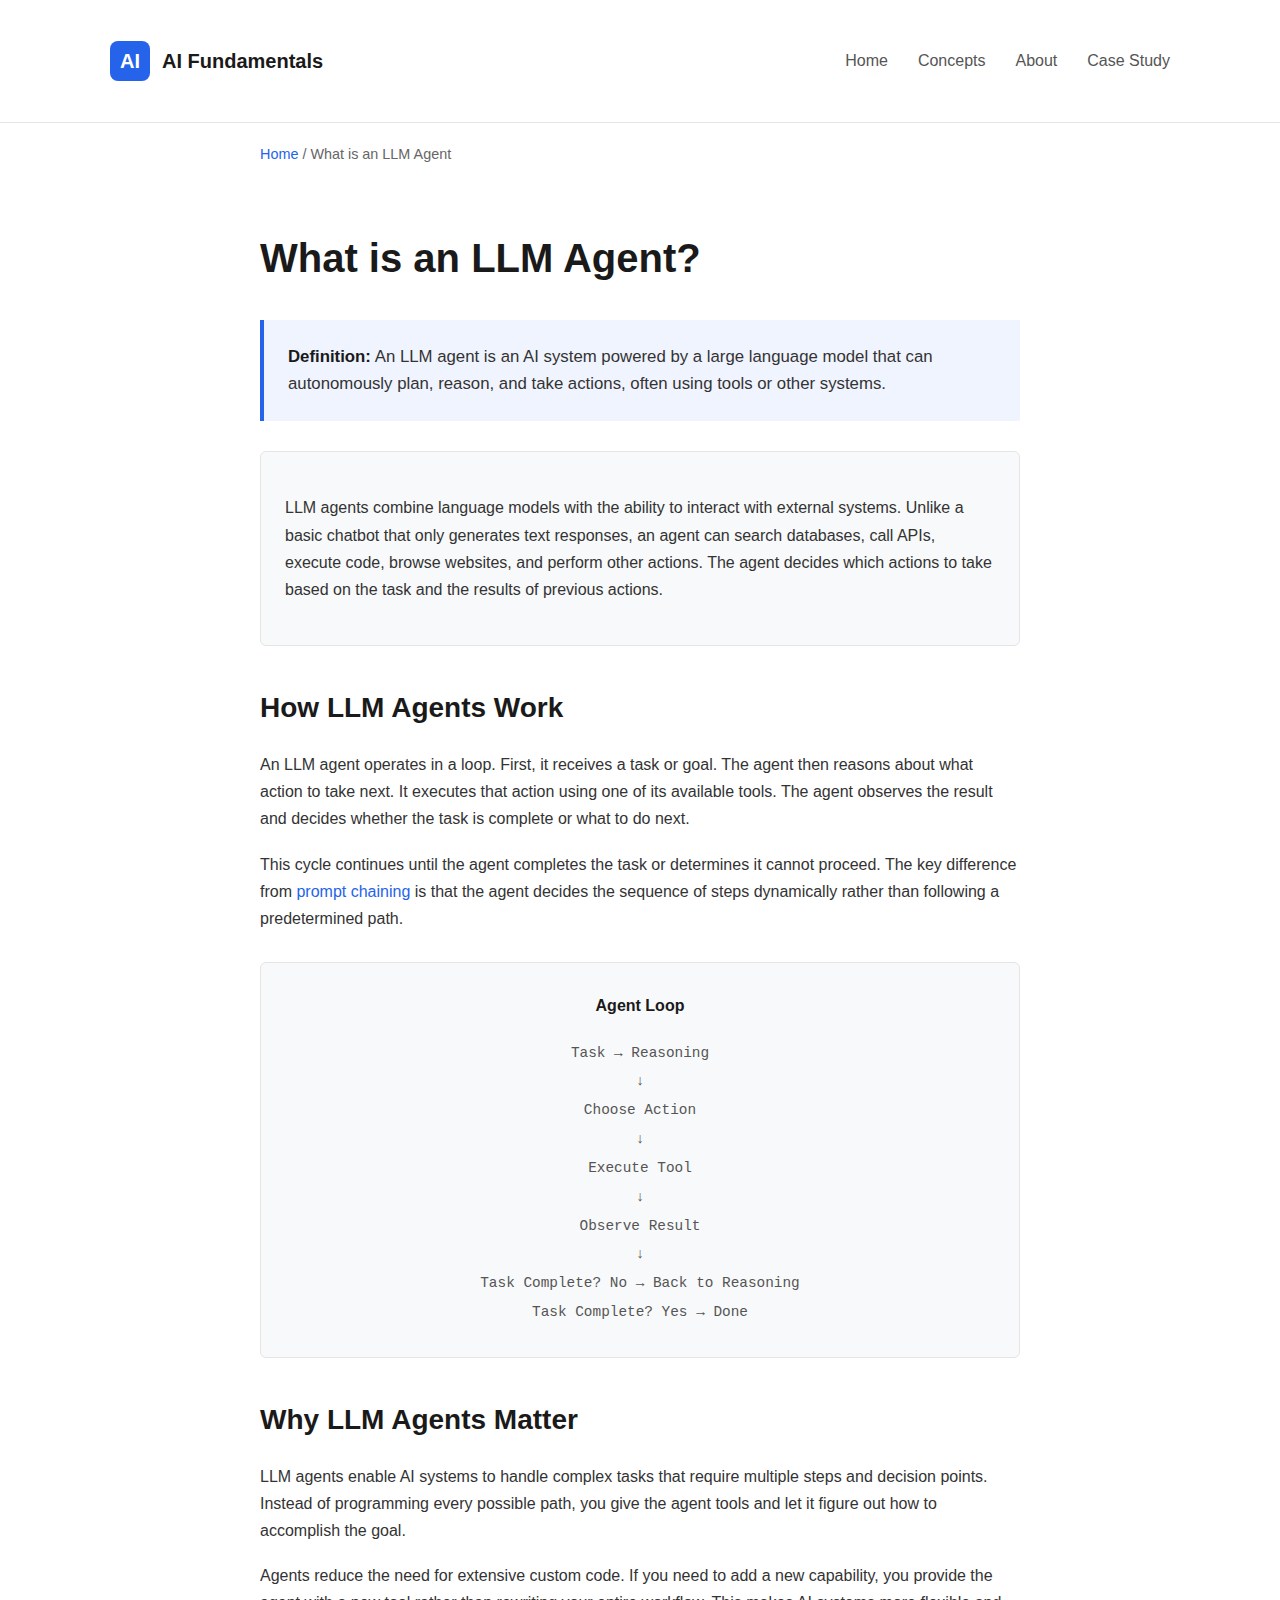
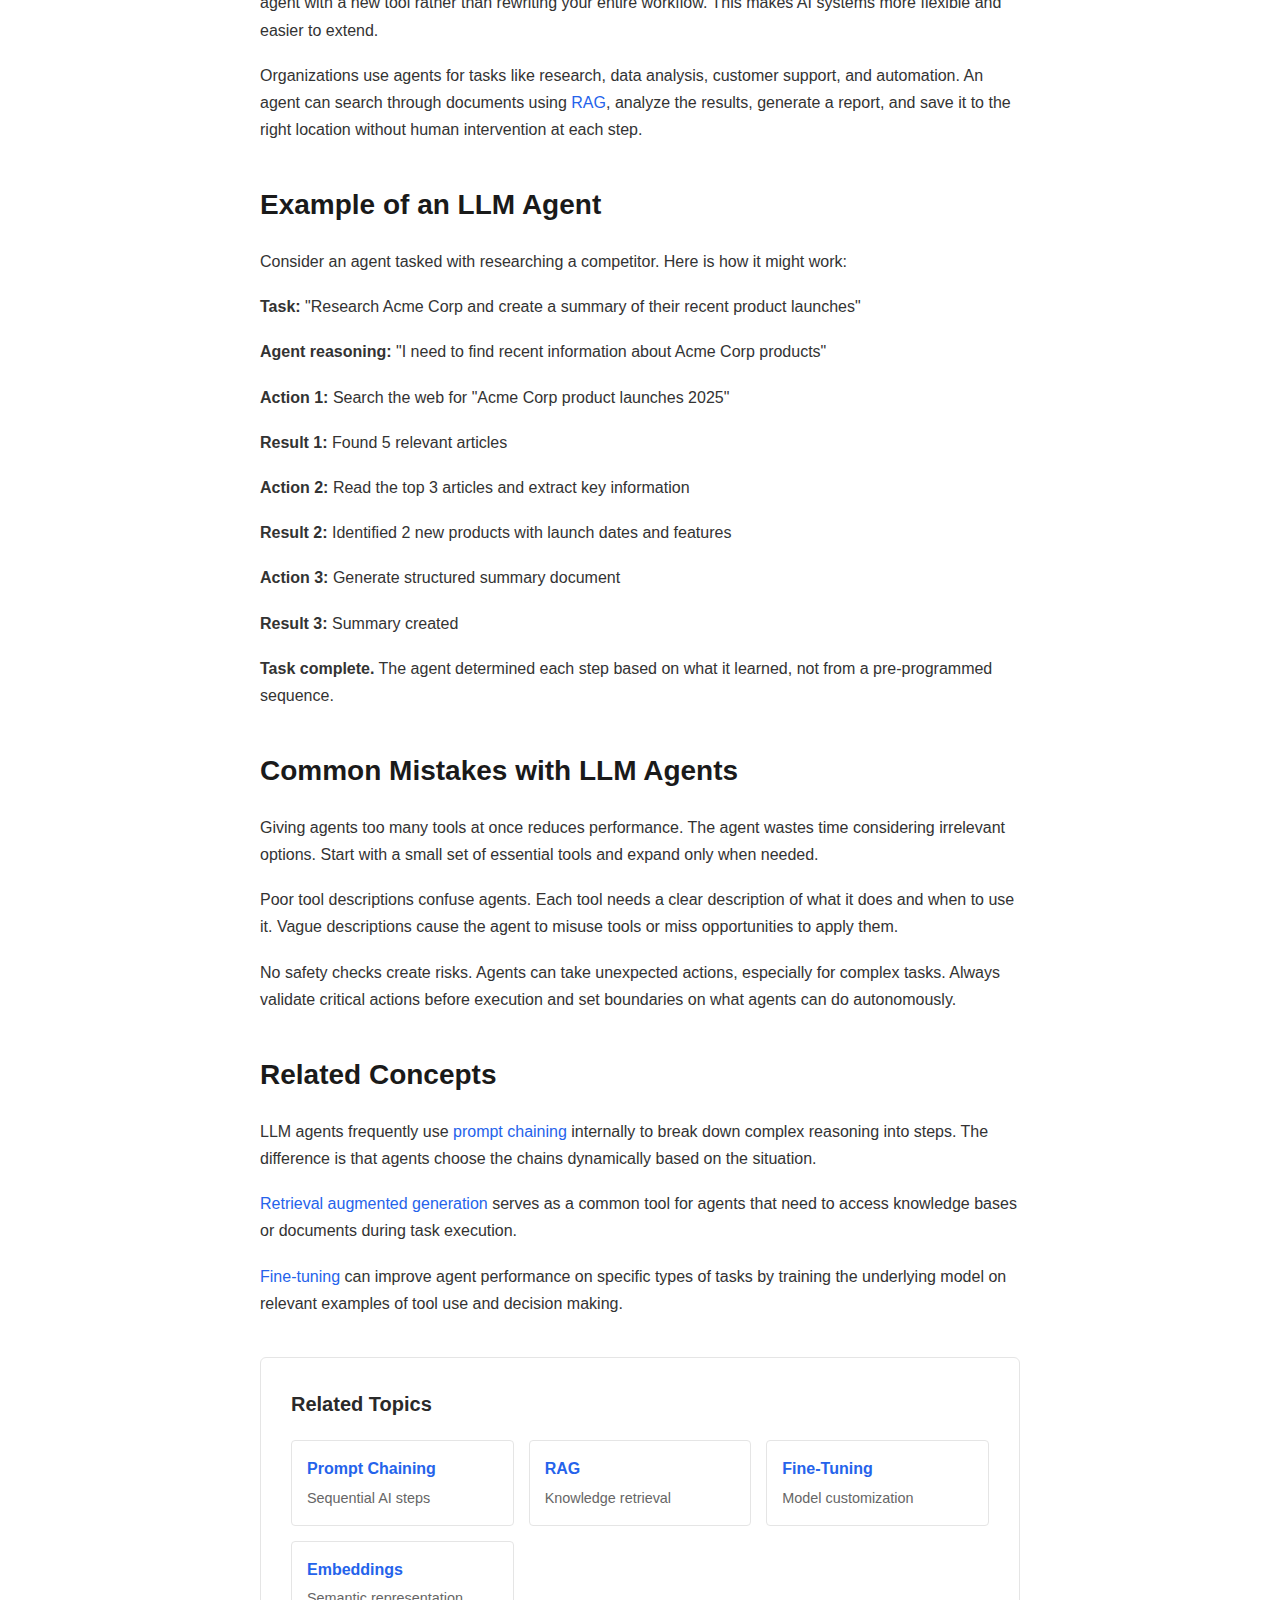
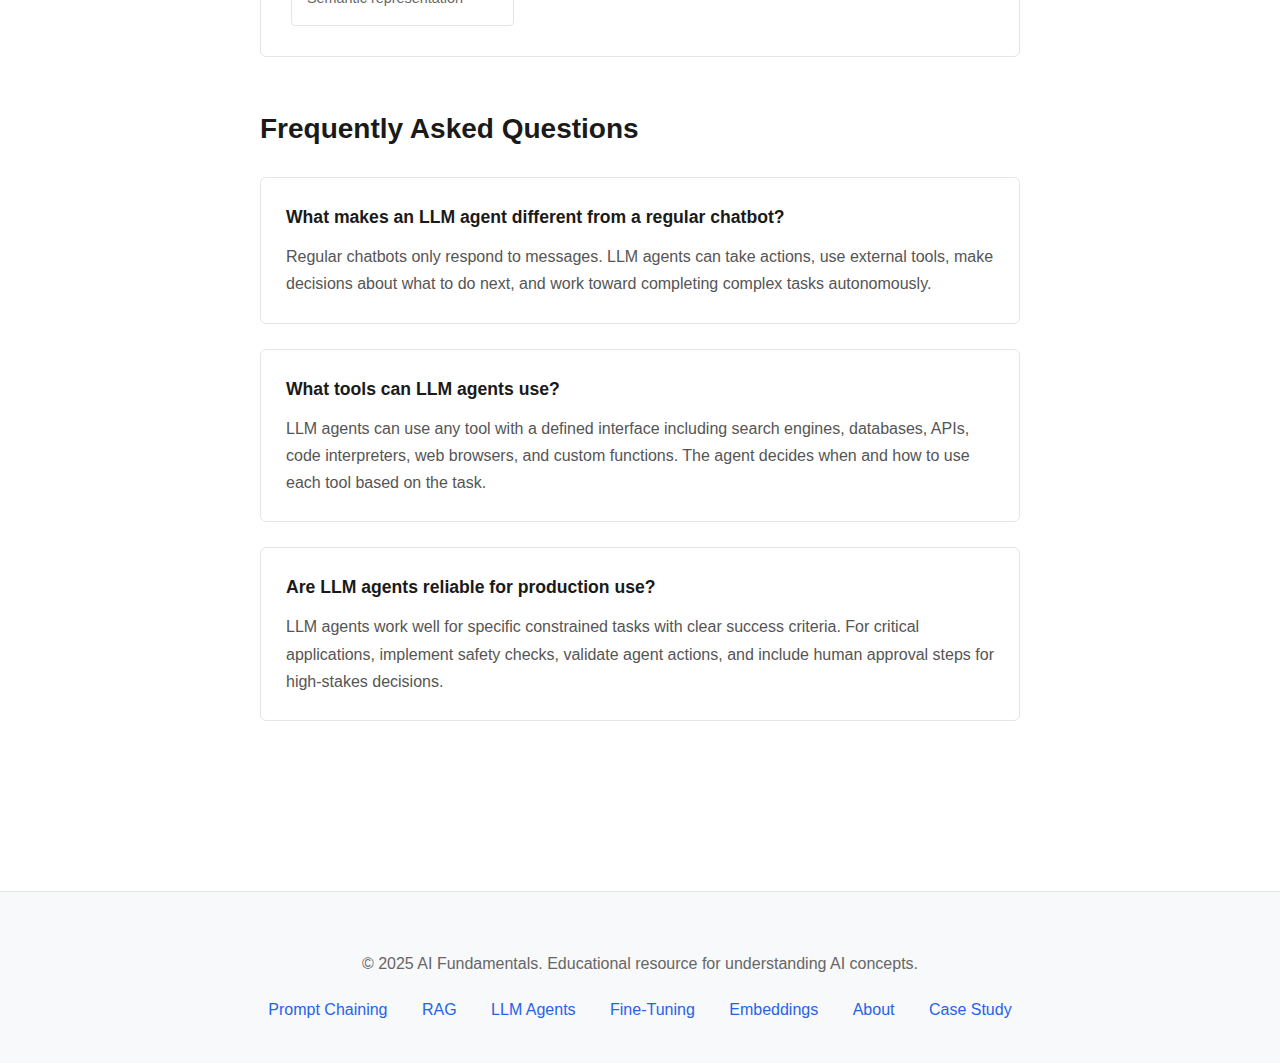
<file: AI Fundamentals project/what-is-an-llm-agent.html>
<!DOCTYPE html>
<html lang="en">
<head>
    <meta charset="UTF-8">
    <meta name="viewport" content="width=device-width, initial-scale=1.0">
    <title>What is an LLM Agent? | AI Fundamentals</title>
    <meta name="description" content="An LLM agent is an AI system powered by a large language model that can autonomously plan, reason, and take actions, often using tools or other systems">
    <!-- Google tag (gtag.js) -->
    <script async src="https://www.googletagmanager.com/gtag/js?id=G-VWWJKS3JQL"></script>
    <script>
      window.dataLayer = window.dataLayer || [];
      function gtag(){dataLayer.push(arguments);}
      gtag('js', new Date());

      gtag('config', 'G-VWWJKS3JQL');
    </script>
    <link rel="canonical" href="https://aryna-ai-fundamentals.netlify.app/what-is-an-llm-agent">
    <link rel="stylesheet" href="assets/styles.css">
    
    <!-- Breadcrumb Schema -->
    <script type="application/ld+json">
    {
        "@context": "https://schema.org",
        "@type": "BreadcrumbList",
        "itemListElement": [{
            "@type": "ListItem",
            "position": 1,
            "name": "Home",
            "item": "https://ai-fundamentals.pages.dev"
        },{
            "@type": "ListItem",
            "position": 2,
            "name": "What is an LLM Agent",
            "item": "https://ai-fundamentals.pages.dev/what-is-an-llm-agent"
        }]
    }
    </script>
    
    <!-- Article Schema -->
    <script type="application/ld+json">
    {
        "@context": "https://schema.org",
        "@type": "Article",
        "headline": "What is an LLM Agent?",
        "description": "A clear explanation of LLM agents in AI systems",
        "image": "https://ai-fundamentals.pages.dev/images/llm-agent.png",
        "author": {
            "@type": "Organization",
            "name": "AI Fundamentals"
        },
        "publisher": {
            "@type": "Organization",
            "name": "AI Fundamentals",
            "logo": {
                "@type": "ImageObject",
                "url": "https://ai-fundamentals.pages.dev/logo.png"
            }
        },
        "datePublished": "2025-01-20",
        "dateModified": "2025-01-21",
        "wordCount": 1150,
        "inLanguage": "en-US",
        "mainEntityOfPage": {
            "@type": "WebPage",
            "@id": "https://ai-fundamentals.pages.dev/what-is-an-llm-agent"
        }
    }
    </script>
    
    <!-- FAQ Schema -->
    <script type="application/ld+json">
    {
        "@context": "https://schema.org",
        "@type": "FAQPage",
        "mainEntity": [
            {
                "@type": "Question",
                "name": "What makes an LLM agent different from a regular chatbot?",
                "acceptedAnswer": {
                    "@type": "Answer",
                    "text": "Regular chatbots only respond to messages. LLM agents can take actions, use external tools, make decisions about what to do next, and work toward completing complex tasks autonomously."
                }
            },
            {
                "@type": "Question",
                "name": "What tools can LLM agents use?",
                "acceptedAnswer": {
                    "@type": "Answer",
                    "text": "LLM agents can use any tool with a defined interface including search engines, databases, APIs, code interpreters, web browsers, and custom functions. The agent decides when and how to use each tool based on the task."
                }
            },
            {
                "@type": "Question",
                "name": "Are LLM agents reliable for production use?",
                "acceptedAnswer": {
                    "@type": "Answer",
                    "text": "LLM agents work well for specific constrained tasks with clear success criteria. For critical applications, implement safety checks, validate agent actions, and include human approval steps for high-stakes decisions."
                }
            }
        ]
    }
    </script>
</head>
<body>
    <header>
        <div class="header-content">
            <a href="index.html" class="logo">
                <div class="logo-icon">AI</div>
                <span class="logo-text">AI Fundamentals</span>
            </a>
            <nav>
                <ul>
                    <li><a href="index.html">Home</a></li>
                    <li><a href="index.html#concepts">Concepts</a></li>
                    <li><a href="about.html">About</a></li>
                    <li><a href="case-study.html">Case Study</a></li>
                </ul>
            </nav>
        </div>
    </header>
    
    <div class="container">
        <div class="breadcrumb">
            <a href="index.html">Home</a> / What is an LLM Agent
        </div>
        
        <main>
            <h1>What is an LLM Agent?</h1>
            
            <div class="definition">
                <strong>Definition:</strong> An LLM agent is an AI system powered by a large language model that can autonomously plan, reason, and take actions, often using tools or other systems.
            </div>
            
            <div class="answer-block">
                <p>LLM agents combine language models with the ability to interact with external systems. Unlike a basic chatbot that only generates text responses, an agent can search databases, call APIs, execute code, browse websites, and perform other actions. The agent decides which actions to take based on the task and the results of previous actions.</p>
            </div>
            
            <h2>How LLM Agents Work</h2>
            <p>An LLM agent operates in a loop. First, it receives a task or goal. The agent then reasons about what action to take next. It executes that action using one of its available tools. The agent observes the result and decides whether the task is complete or what to do next.</p>
            
            <p>This cycle continues until the agent completes the task or determines it cannot proceed. The key difference from <a href="what-is-prompt-chaining.html">prompt chaining</a> is that the agent decides the sequence of steps dynamically rather than following a predetermined path.</p>
            
            <div class="diagram">
                <div class="diagram-title">Agent Loop</div>
                <div class="diagram-content">
                    Task → Reasoning<br>
                    ↓<br>
                    Choose Action<br>
                    ↓<br>
                    Execute Tool<br>
                    ↓<br>
                    Observe Result<br>
                    ↓<br>
                    Task Complete? No → Back to Reasoning<br>
                    Task Complete? Yes → Done
                </div>
            </div>
            
            <h2>Why LLM Agents Matter</h2>
            <p>LLM agents enable AI systems to handle complex tasks that require multiple steps and decision points. Instead of programming every possible path, you give the agent tools and let it figure out how to accomplish the goal.</p>
            
            <p>Agents reduce the need for extensive custom code. If you need to add a new capability, you provide the agent with a new tool rather than rewriting your entire workflow. This makes AI systems more flexible and easier to extend.</p>
            
            <p>Organizations use agents for tasks like research, data analysis, customer support, and automation. An agent can search through documents using <a href="what-is-retrieval-augmented-generation.html">RAG</a>, analyze the results, generate a report, and save it to the right location without human intervention at each step.</p>
            
            <h2>Example of an LLM Agent</h2>
            <p>Consider an agent tasked with researching a competitor. Here is how it might work:</p>
            
            <p><strong>Task:</strong> "Research Acme Corp and create a summary of their recent product launches"</p>
            
            <p><strong>Agent reasoning:</strong> "I need to find recent information about Acme Corp products"</p>
            
            <p><strong>Action 1:</strong> Search the web for "Acme Corp product launches 2025"</p>
            <p><strong>Result 1:</strong> Found 5 relevant articles</p>
            
            <p><strong>Action 2:</strong> Read the top 3 articles and extract key information</p>
            <p><strong>Result 2:</strong> Identified 2 new products with launch dates and features</p>
            
            <p><strong>Action 3:</strong> Generate structured summary document</p>
            <p><strong>Result 3:</strong> Summary created</p>
            
            <p><strong>Task complete.</strong> The agent determined each step based on what it learned, not from a pre-programmed sequence.</p>
            
            <h2>Common Mistakes with LLM Agents</h2>
            <p>Giving agents too many tools at once reduces performance. The agent wastes time considering irrelevant options. Start with a small set of essential tools and expand only when needed.</p>
            
            <p>Poor tool descriptions confuse agents. Each tool needs a clear description of what it does and when to use it. Vague descriptions cause the agent to misuse tools or miss opportunities to apply them.</p>
            
            <p>No safety checks create risks. Agents can take unexpected actions, especially for complex tasks. Always validate critical actions before execution and set boundaries on what agents can do autonomously.</p>
            
            <h2>Related Concepts</h2>
            <p>LLM agents frequently use <a href="what-is-prompt-chaining.html">prompt chaining</a> internally to break down complex reasoning into steps. The difference is that agents choose the chains dynamically based on the situation.</p>
            
            <p><a href="what-is-retrieval-augmented-generation.html">Retrieval augmented generation</a> serves as a common tool for agents that need to access knowledge bases or documents during task execution.</p>
            
            <p><a href="what-is-fine-tuning.html">Fine-tuning</a> can improve agent performance on specific types of tasks by training the underlying model on relevant examples of tool use and decision making.</p>
            
            <div class="related-box">
                <h3>Related Topics</h3>
                <div class="related-links">
                    <a href="what-is-prompt-chaining.html" class="related-link">
                        <div class="related-link-title">Prompt Chaining</div>
                        <div class="related-link-desc">Sequential AI steps</div>
                    </a>
                    <a href="what-is-retrieval-augmented-generation.html" class="related-link">
                        <div class="related-link-title">RAG</div>
                        <div class="related-link-desc">Knowledge retrieval</div>
                    </a>
                    <a href="what-is-fine-tuning.html" class="related-link">
                        <div class="related-link-title">Fine-Tuning</div>
                        <div class="related-link-desc">Model customization</div>
                    </a>
                    <a href="what-is-an-embedding.html" class="related-link">
                        <div class="related-link-title">Embeddings</div>
                        <div class="related-link-desc">Semantic representation</div>
                    </a>
                </div>
            </div>
            
            <div class="faq">
                <h2>Frequently Asked Questions</h2>
                
                <div class="faq-item">
                    <div class="faq-question">What makes an LLM agent different from a regular chatbot?</div>
                    <div class="faq-answer">Regular chatbots only respond to messages. LLM agents can take actions, use external tools, make decisions about what to do next, and work toward completing complex tasks autonomously.</div>
                </div>
                
                <div class="faq-item">
                    <div class="faq-question">What tools can LLM agents use?</div>
                    <div class="faq-answer">LLM agents can use any tool with a defined interface including search engines, databases, APIs, code interpreters, web browsers, and custom functions. The agent decides when and how to use each tool based on the task.</div>
                </div>
                
                <div class="faq-item">
                    <div class="faq-question">Are LLM agents reliable for production use?</div>
                    <div class="faq-answer">LLM agents work well for specific constrained tasks with clear success criteria. For critical applications, implement safety checks, validate agent actions, and include human approval steps for high-stakes decisions.</div>
                </div>
            </div>
        </main>
    </div>
    
    <footer>
        <div class="footer-content">
            <p>&copy; 2025 AI Fundamentals. Educational resource for understanding AI concepts.</p>
            <div class="footer-links">
                <a href="what-is-prompt-chaining.html">Prompt Chaining</a>
                <a href="what-is-retrieval-augmented-generation.html">RAG</a>
                <a href="what-is-an-llm-agent.html">LLM Agents</a>
                <a href="what-is-fine-tuning.html">Fine-Tuning</a>
                <a href="what-is-an-embedding.html">Embeddings</a>
                <a href="about.html">About</a>
                <a href="case-study.html">Case Study</a>
            </div>
        </div>
    </footer>
</body>

</html>
</file>
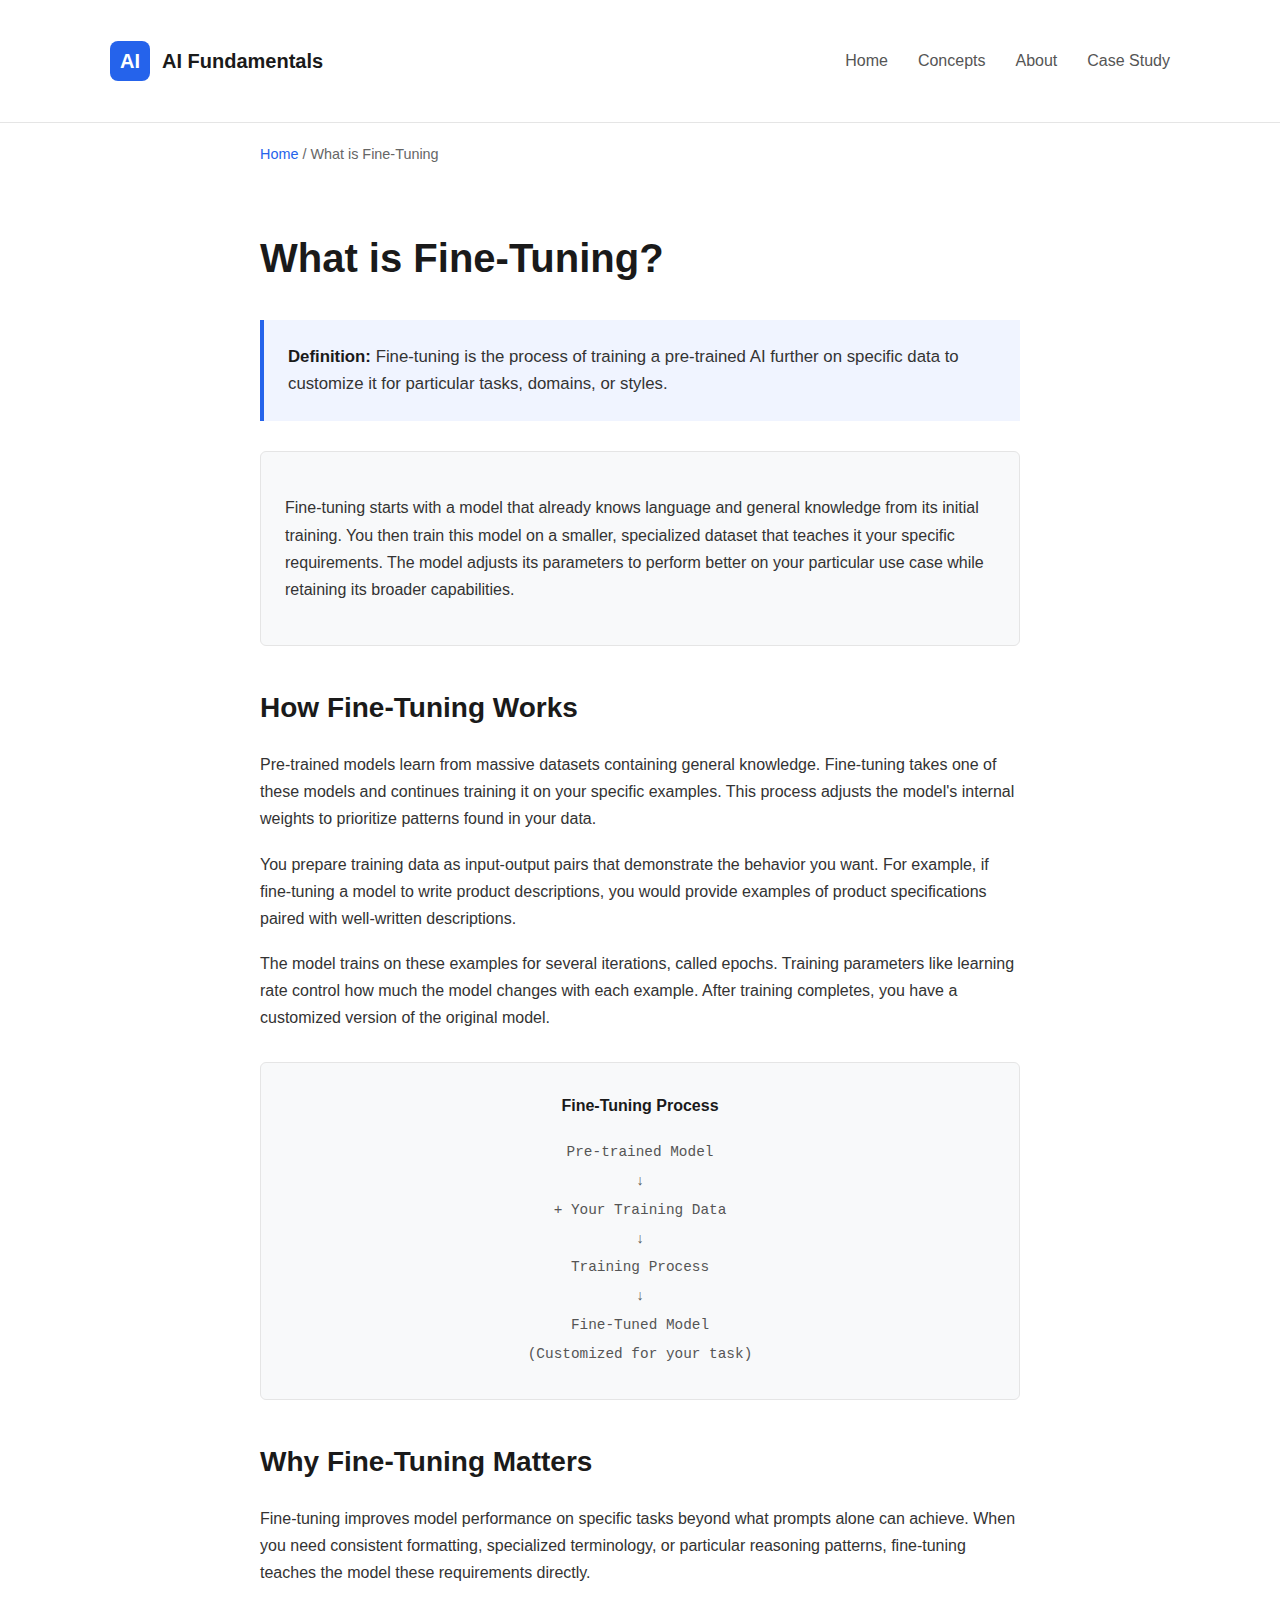
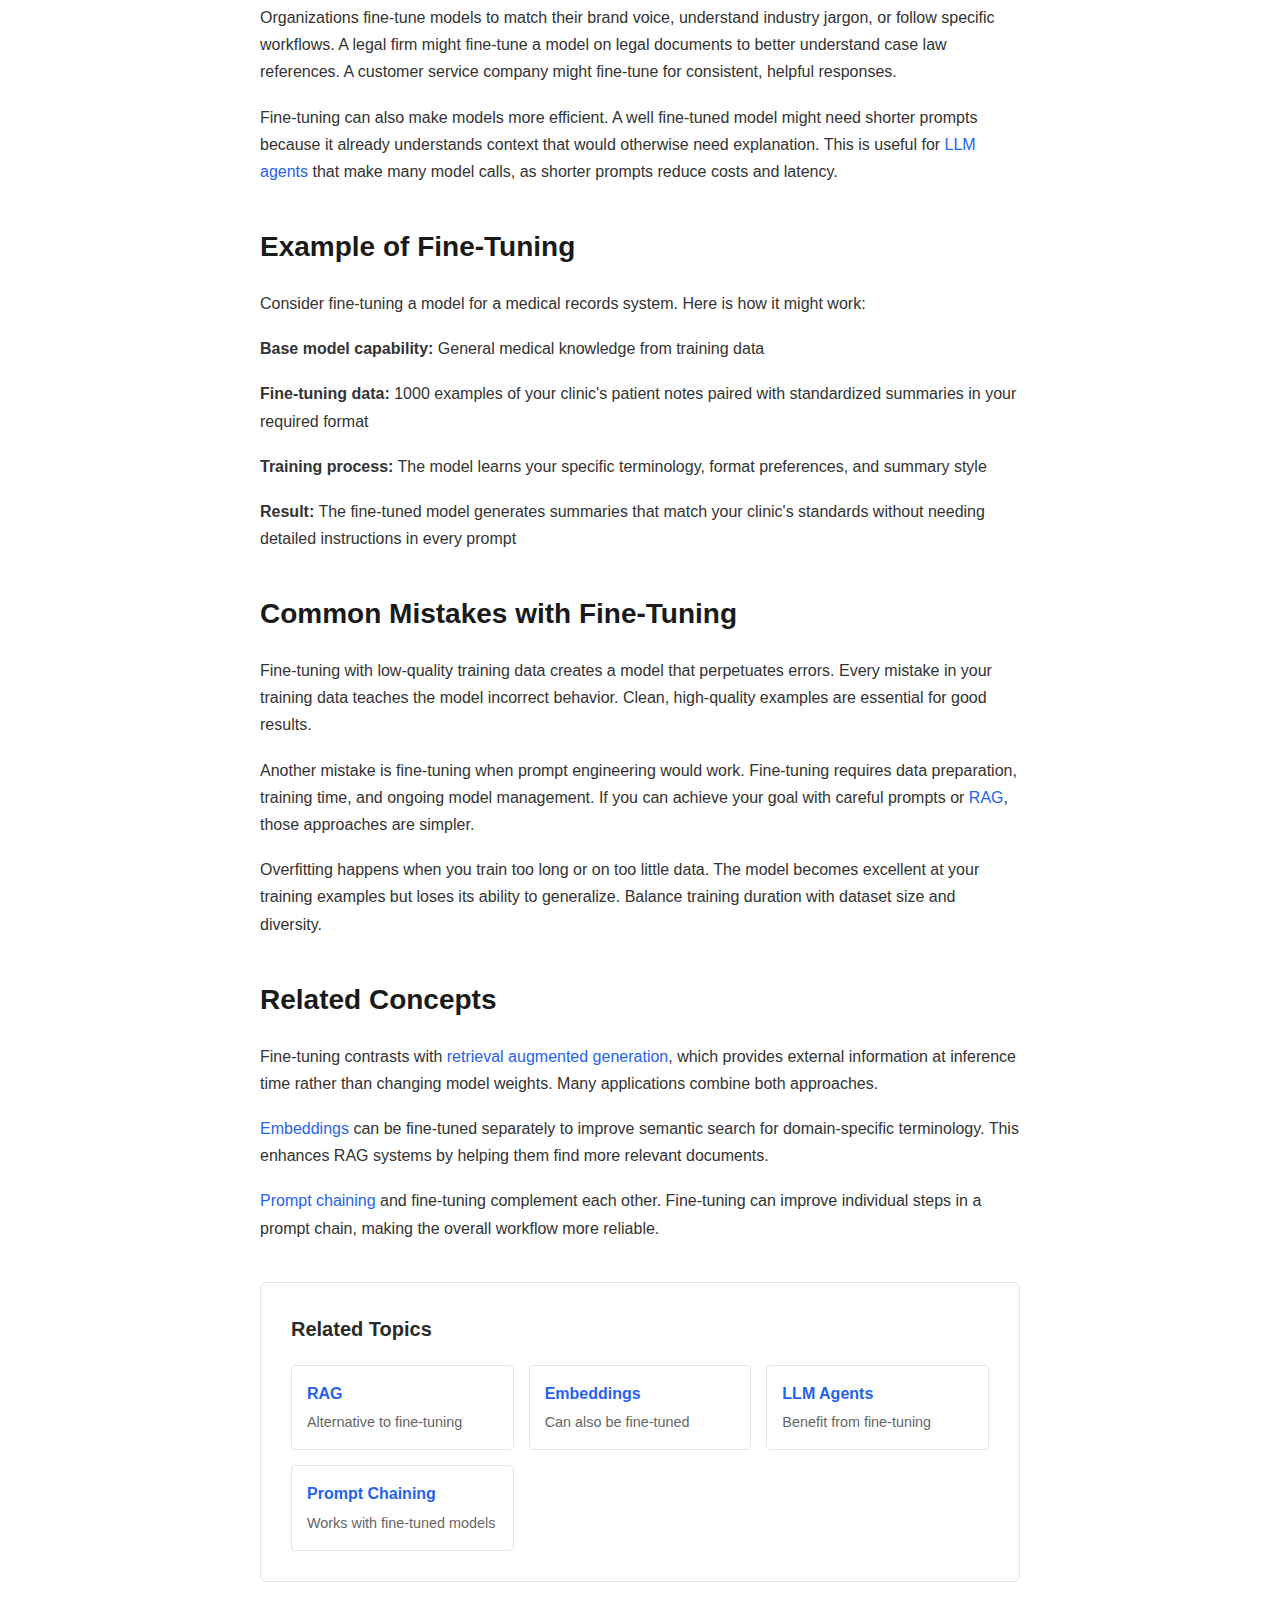
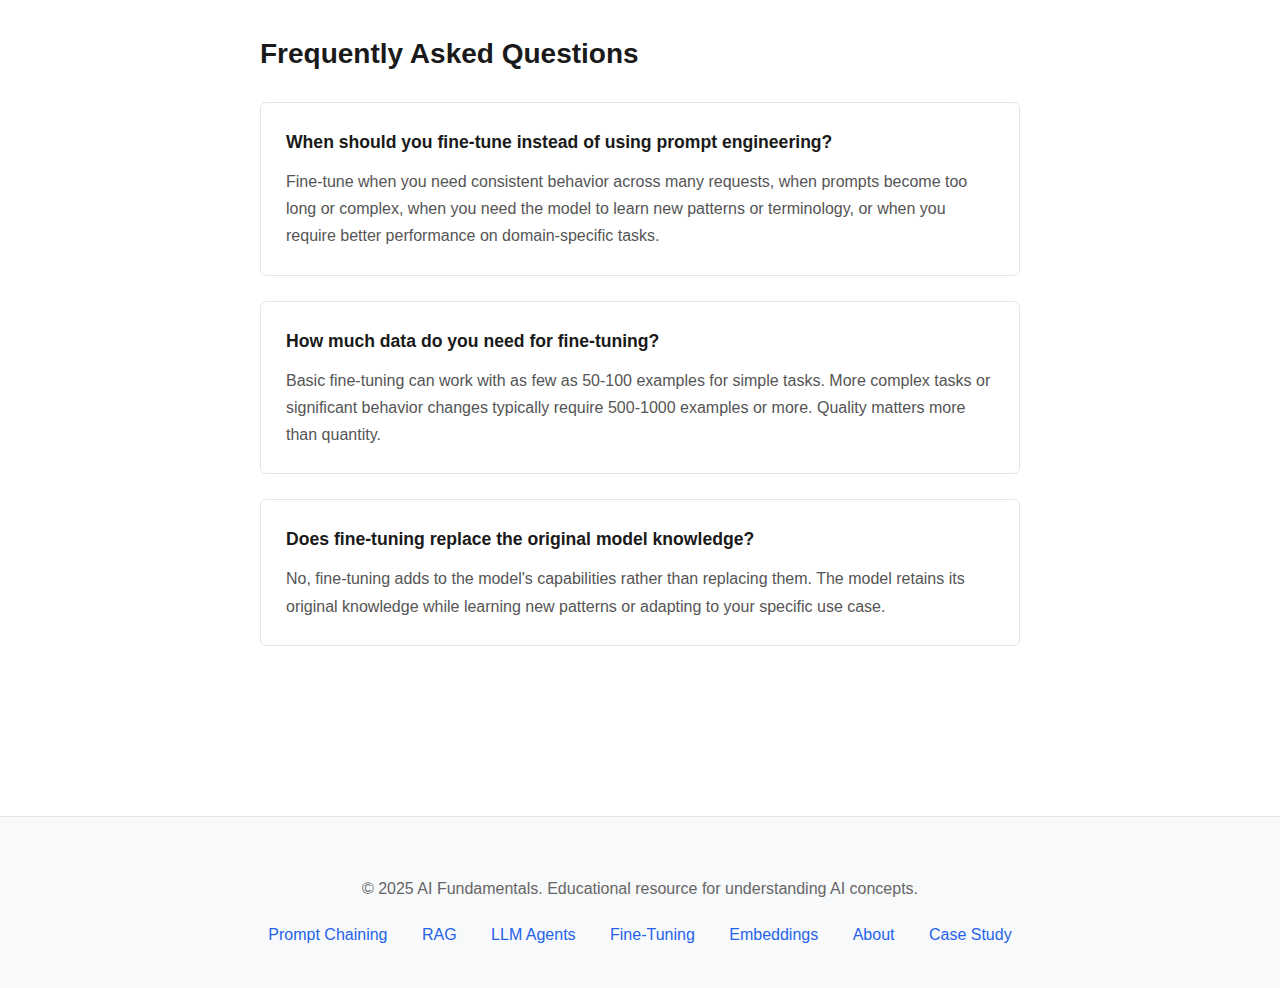
<file: AI Fundamentals project/what-is-fine-tuning.html>
<!DOCTYPE html>
<html lang="en">
<head>
    <meta charset="UTF-8">
    <meta name="viewport" content="width=device-width, initial-scale=1.0">
    <title>What is Fine-Tuning? | AI Fundamentals</title>
    <meta name="description" content="Fine-tuning is the process of training a pre-trained AI further on specific data to customize it for particular tasks, domains, or styles.">
    <link rel="canonical" href="https://aryna-ai-fundamentals.netlify.app/what-is-fine-tuning">
    <link rel="stylesheet" href="assets/styles.css">
    
    <!-- Breadcrumb Schema -->
    <script type="application/ld+json">
    {
        "@context": "https://schema.org",
        "@type": "BreadcrumbList",
        "itemListElement": [{
            "@type": "ListItem",
            "position": 1,
            "name": "Home",
            "item": "https://ai-fundamentals.example.com"
        },{
            "@type": "ListItem",
            "position": 2,
            "name": "What is Fine-Tuning",
            "item": "https://ai-fundamentals.example.com/what-is-fine-tuning"
        }]
    }
    </script>
    
    <!-- Article Schema -->
    <script type="application/ld+json">
    {
        "@context": "https://schema.org",
        "@type": "Article",
        "headline": "What is Fine-Tuning?",
        "description": "A clear explanation of fine-tuning AI models",
        "image": "https://ai-fundamentals.example.com/images/fine-tuning.png",
        "author": {
            "@type": "Organization",
            "name": "AI Fundamentals"
        },
        "publisher": {
            "@type": "Organization",
            "name": "AI Fundamentals",
            "logo": {
                "@type": "ImageObject",
                "url": "https://ai-fundamentals.example.com/logo.png"
            }
        },
        "datePublished": "2025-01-20",
        "dateModified": "2025-01-21",
        "wordCount": 1100,
        "inLanguage": "en-US",
        "mainEntityOfPage": {
            "@type": "WebPage",
            "@id": "https://ai-fundamentals.example.com/what-is-fine-tuning"
        }
    }
    </script>
    
    <!-- FAQ Schema -->
    <script type="application/ld+json">
    {
        "@context": "https://schema.org",
        "@type": "FAQPage",
        "mainEntity": [
            {
                "@type": "Question",
                "name": "When should you fine-tune instead of using prompt engineering?",
                "acceptedAnswer": {
                    "@type": "Answer",
                    "text": "Fine-tune when you need consistent behavior across many requests, when prompts become too long or complex, when you need the model to learn new patterns or terminology, or when you require better performance on domain-specific tasks."
                }
            },
            {
                "@type": "Question",
                "name": "How much data do you need for fine-tuning?",
                "acceptedAnswer": {
                    "@type": "Answer",
                    "text": "Basic fine-tuning can work with as few as 50-100 examples for simple tasks. More complex tasks or significant behavior changes typically require 500-1000 examples or more. Quality matters more than quantity."
                }
            },
            {
                "@type": "Question",
                "name": "Does fine-tuning replace the original model knowledge?",
                "acceptedAnswer": {
                    "@type": "Answer",
                    "text": "No, fine-tuning adds to the model's capabilities rather than replacing them. The model retains its original knowledge while learning new patterns or adapting to your specific use case."
                }
            }
        ]
    }
    </script>
</head>
<body>
    <header>
        <div class="header-content">
            <a href="index.html" class="logo">
                <div class="logo-icon">AI</div>
                <span class="logo-text">AI Fundamentals</span>
            </a>
            <nav>
                <ul>
                    <li><a href="index.html">Home</a></li>
                    <li><a href="index.html#concepts">Concepts</a></li>
                    <li><a href="about.html">About</a></li>
                    <li><a href="case-study.html">Case Study</a></li>
                </ul>
            </nav>
        </div>
    </header>
    
    <div class="container">
        <div class="breadcrumb">
            <a href="index.html">Home</a> / What is Fine-Tuning
        </div>
        
        <main>
            <h1>What is Fine-Tuning?</h1>
            
            <div class="definition">
                <strong>Definition:</strong> Fine-tuning is the process of training a pre-trained AI further on specific data to customize it for particular tasks, domains, or styles.
            </div>
            
            <div class="answer-block">
                <p>Fine-tuning starts with a model that already knows language and general knowledge from its initial training. You then train this model on a smaller, specialized dataset that teaches it your specific requirements. The model adjusts its parameters to perform better on your particular use case while retaining its broader capabilities.</p>
            </div>
            
            <h2>How Fine-Tuning Works</h2>
            <p>Pre-trained models learn from massive datasets containing general knowledge. Fine-tuning takes one of these models and continues training it on your specific examples. This process adjusts the model's internal weights to prioritize patterns found in your data.</p>
            
            <p>You prepare training data as input-output pairs that demonstrate the behavior you want. For example, if fine-tuning a model to write product descriptions, you would provide examples of product specifications paired with well-written descriptions.</p>
            
            <p>The model trains on these examples for several iterations, called epochs. Training parameters like learning rate control how much the model changes with each example. After training completes, you have a customized version of the original model.</p>
            
            <div class="diagram">
                <div class="diagram-title">Fine-Tuning Process</div>
                <div class="diagram-content">
                    Pre-trained Model<br>
                    ↓<br>
                    + Your Training Data<br>
                    ↓<br>
                    Training Process<br>
                    ↓<br>
                    Fine-Tuned Model<br>
                    (Customized for your task)
                </div>
            </div>
            
            <h2>Why Fine-Tuning Matters</h2>
            <p>Fine-tuning improves model performance on specific tasks beyond what prompts alone can achieve. When you need consistent formatting, specialized terminology, or particular reasoning patterns, fine-tuning teaches the model these requirements directly.</p>
            
            <p>Organizations fine-tune models to match their brand voice, understand industry jargon, or follow specific workflows. A legal firm might fine-tune a model on legal documents to better understand case law references. A customer service company might fine-tune for consistent, helpful responses.</p>
            
            <p>Fine-tuning can also make models more efficient. A well fine-tuned model might need shorter prompts because it already understands context that would otherwise need explanation. This is useful for <a href="what-is-an-llm-agent.html">LLM agents</a> that make many model calls, as shorter prompts reduce costs and latency.</p>
            
            <h2>Example of Fine-Tuning</h2>
            <p>Consider fine-tuning a model for a medical records system. Here is how it might work:</p>
            
            <p><strong>Base model capability:</strong> General medical knowledge from training data</p>
            
            <p><strong>Fine-tuning data:</strong> 1000 examples of your clinic's patient notes paired with standardized summaries in your required format</p>
            
            <p><strong>Training process:</strong> The model learns your specific terminology, format preferences, and summary style</p>
            
            <p><strong>Result:</strong> The fine-tuned model generates summaries that match your clinic's standards without needing detailed instructions in every prompt</p>
            
            <h2>Common Mistakes with Fine-Tuning</h2>
            <p>Fine-tuning with low-quality training data creates a model that perpetuates errors. Every mistake in your training data teaches the model incorrect behavior. Clean, high-quality examples are essential for good results.</p>
            
            <p>Another mistake is fine-tuning when prompt engineering would work. Fine-tuning requires data preparation, training time, and ongoing model management. If you can achieve your goal with careful prompts or <a href="what-is-retrieval-augmented-generation.html">RAG</a>, those approaches are simpler.</p>
            
            <p>Overfitting happens when you train too long or on too little data. The model becomes excellent at your training examples but loses its ability to generalize. Balance training duration with dataset size and diversity.</p>
            
            <h2>Related Concepts</h2>
            <p>Fine-tuning contrasts with <a href="what-is-retrieval-augmented-generation.html">retrieval augmented generation</a>, which provides external information at inference time rather than changing model weights. Many applications combine both approaches.</p>
            
            <p><a href="what-is-an-embedding.html">Embeddings</a> can be fine-tuned separately to improve semantic search for domain-specific terminology. This enhances RAG systems by helping them find more relevant documents.</p>
            
            <p><a href="what-is-prompt-chaining.html">Prompt chaining</a> and fine-tuning complement each other. Fine-tuning can improve individual steps in a prompt chain, making the overall workflow more reliable.</p>
            
            <div class="related-box">
                <h3>Related Topics</h3>
                <div class="related-links">
                    <a href="what-is-retrieval-augmented-generation.html" class="related-link">
                        <div class="related-link-title">RAG</div>
                        <div class="related-link-desc">Alternative to fine-tuning</div>
                    </a>
                    <a href="what-is-an-embedding.html" class="related-link">
                        <div class="related-link-title">Embeddings</div>
                        <div class="related-link-desc">Can also be fine-tuned</div>
                    </a>
                    <a href="what-is-an-llm-agent.html" class="related-link">
                        <div class="related-link-title">LLM Agents</div>
                        <div class="related-link-desc">Benefit from fine-tuning</div>
                    </a>
                    <a href="what-is-prompt-chaining.html" class="related-link">
                        <div class="related-link-title">Prompt Chaining</div>
                        <div class="related-link-desc">Works with fine-tuned models</div>
                    </a>
                </div>
            </div>
            
            <div class="faq">
                <h2>Frequently Asked Questions</h2>
                
                <div class="faq-item">
                    <div class="faq-question">When should you fine-tune instead of using prompt engineering?</div>
                    <div class="faq-answer">Fine-tune when you need consistent behavior across many requests, when prompts become too long or complex, when you need the model to learn new patterns or terminology, or when you require better performance on domain-specific tasks.</div>
                </div>
                
                <div class="faq-item">
                    <div class="faq-question">How much data do you need for fine-tuning?</div>
                    <div class="faq-answer">Basic fine-tuning can work with as few as 50-100 examples for simple tasks. More complex tasks or significant behavior changes typically require 500-1000 examples or more. Quality matters more than quantity.</div>
                </div>
                
                <div class="faq-item">
                    <div class="faq-question">Does fine-tuning replace the original model knowledge?</div>
                    <div class="faq-answer">No, fine-tuning adds to the model's capabilities rather than replacing them. The model retains its original knowledge while learning new patterns or adapting to your specific use case.</div>
                </div>
            </div>
        </main>
    </div>
    
    <footer>
        <div class="footer-content">
            <p>&copy; 2025 AI Fundamentals. Educational resource for understanding AI concepts.</p>
            <div class="footer-links">
                <a href="what-is-prompt-chaining.html">Prompt Chaining</a>
                <a href="what-is-retrieval-augmented-generation.html">RAG</a>
                <a href="what-is-an-llm-agent.html">LLM Agents</a>
                <a href="what-is-fine-tuning.html">Fine-Tuning</a>
                <a href="what-is-an-embedding.html">Embeddings</a>
                <a href="about.html">About</a>
                <a href="case-study.html">Case Study</a>
            </div>
        </div>
    </footer>
</body>

</html>
</file>
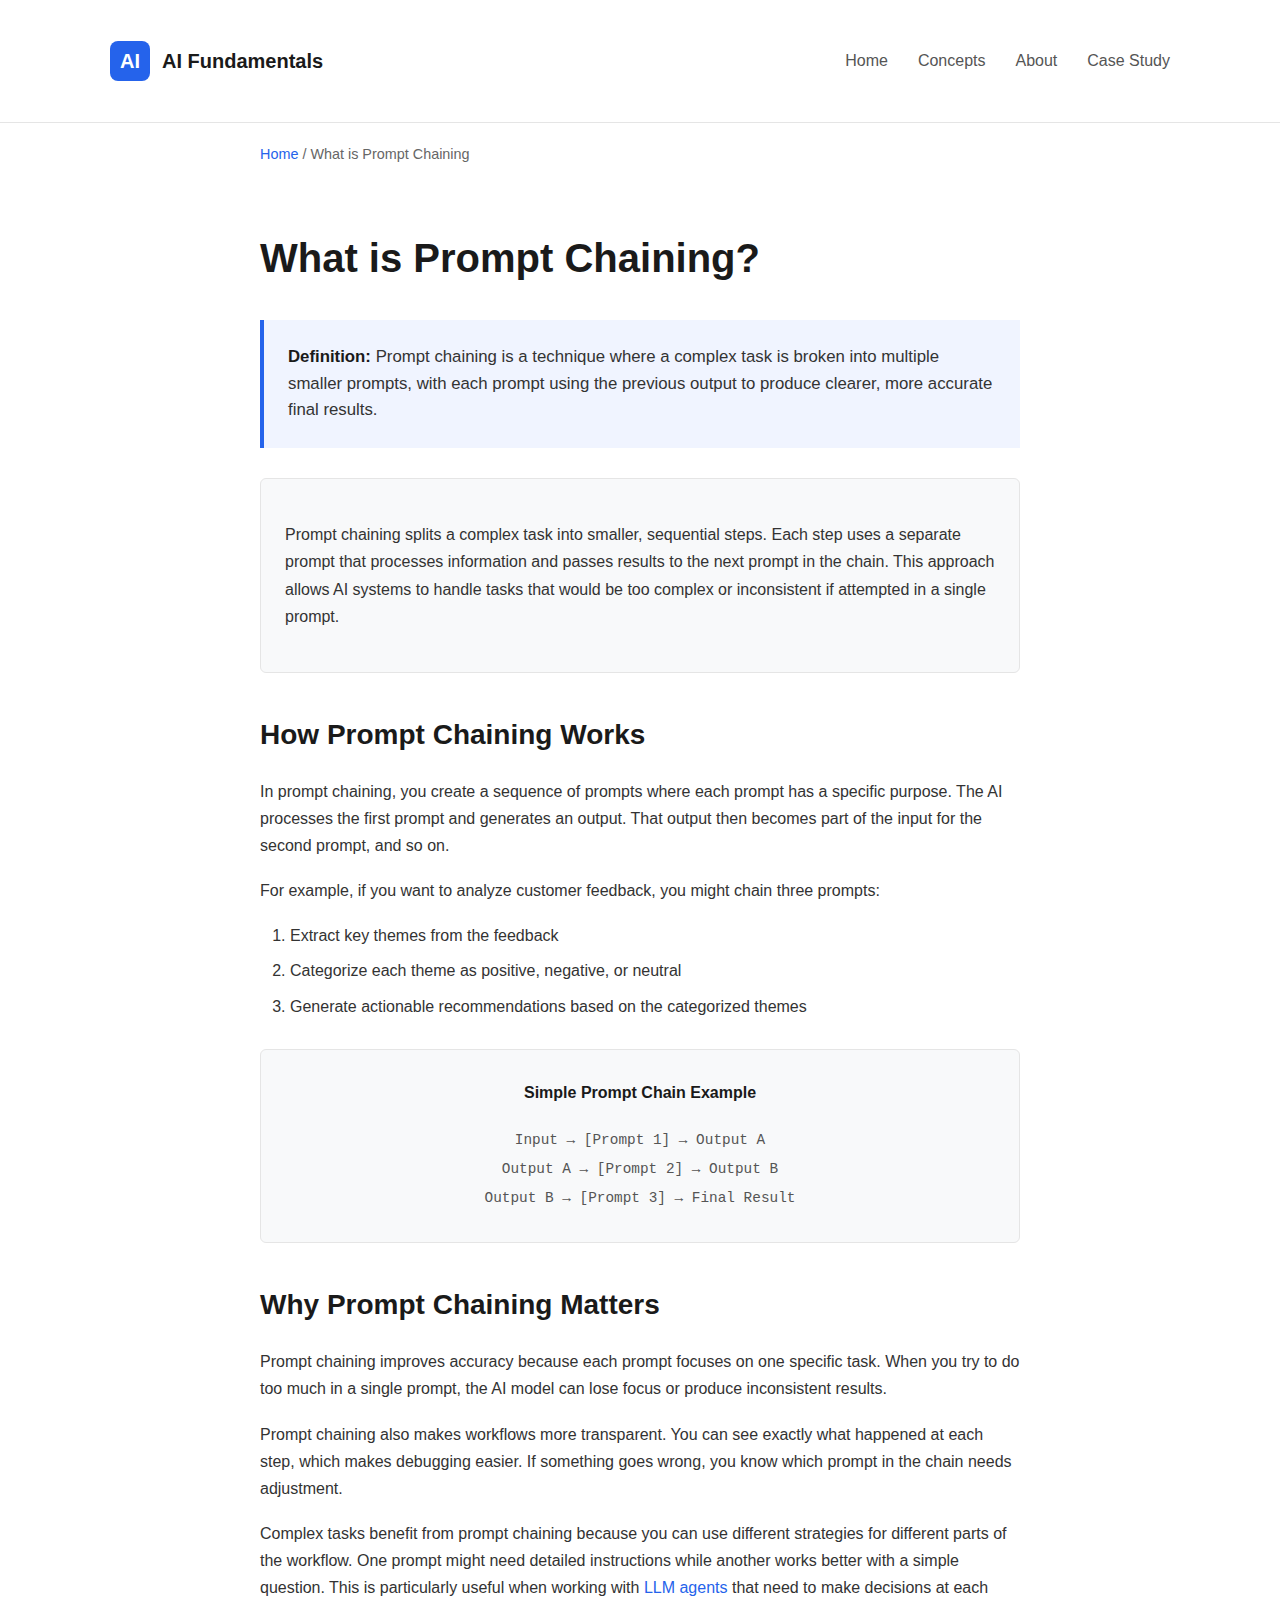
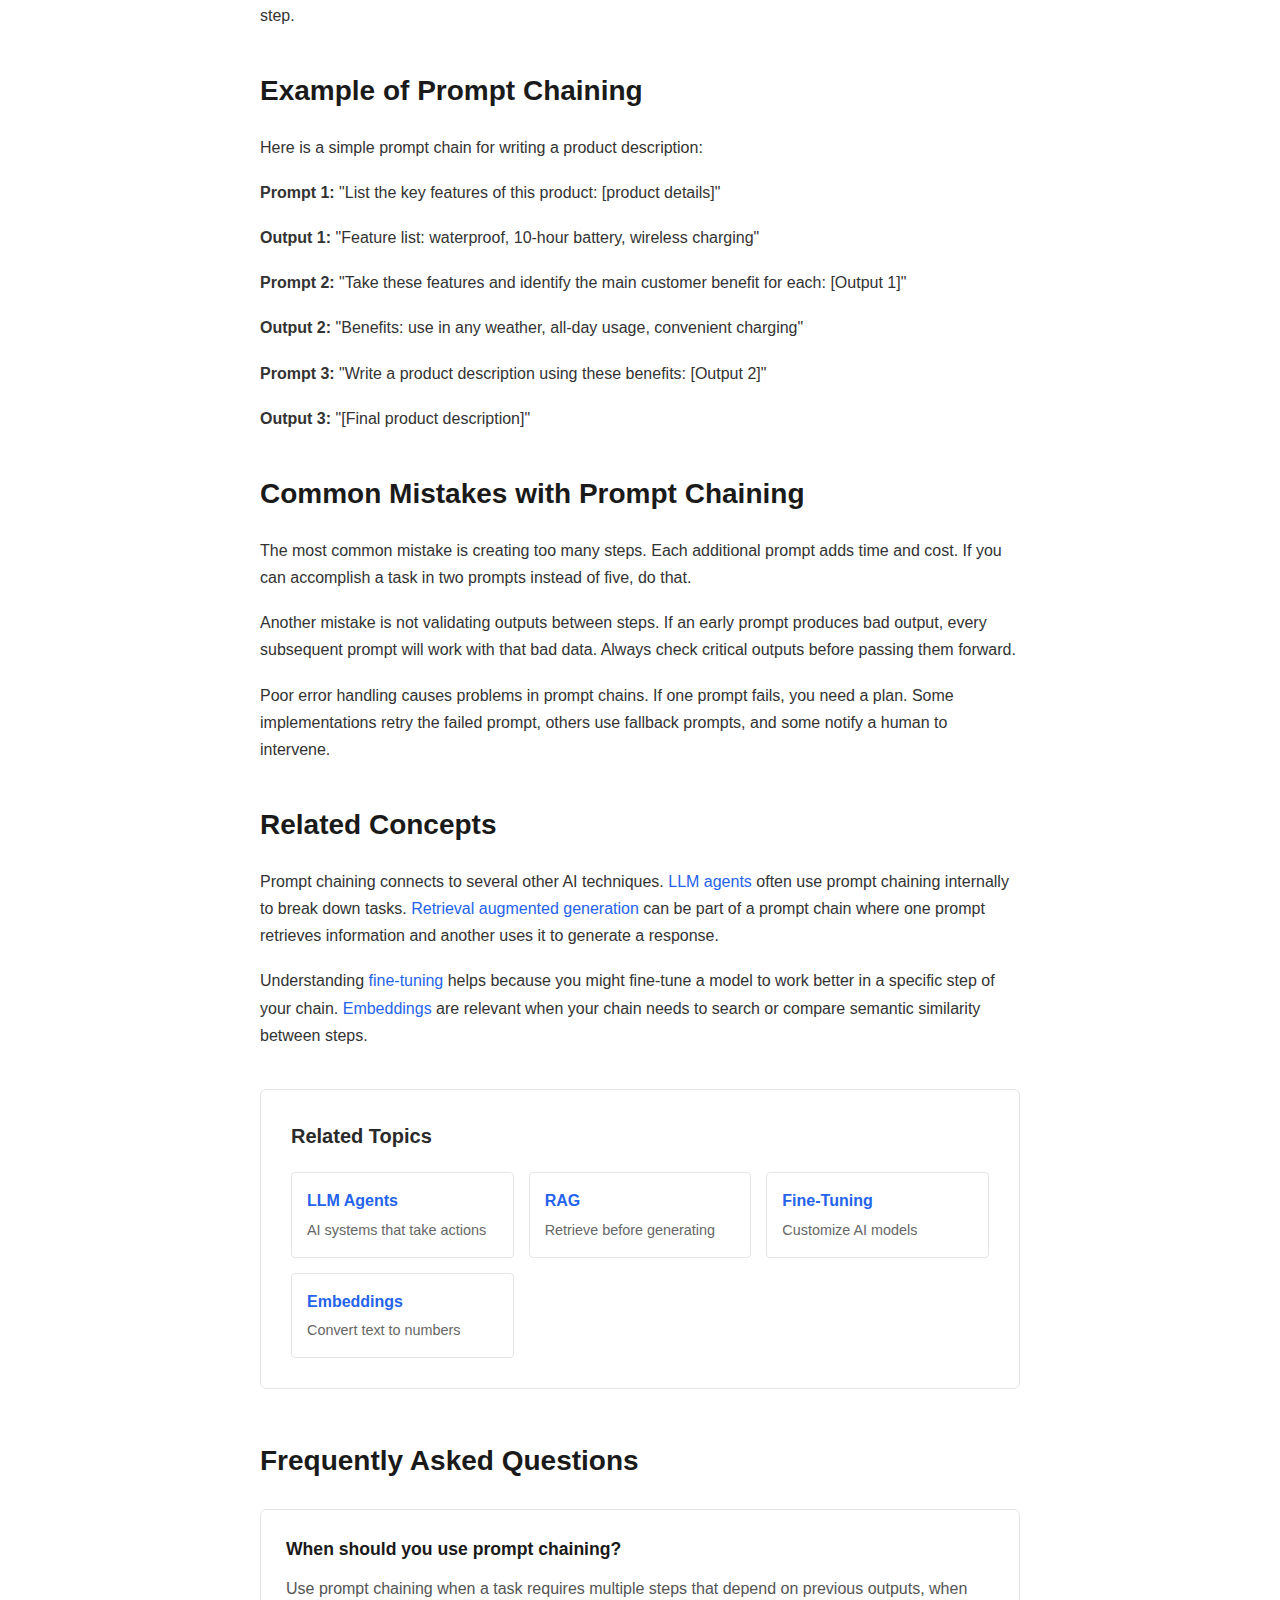
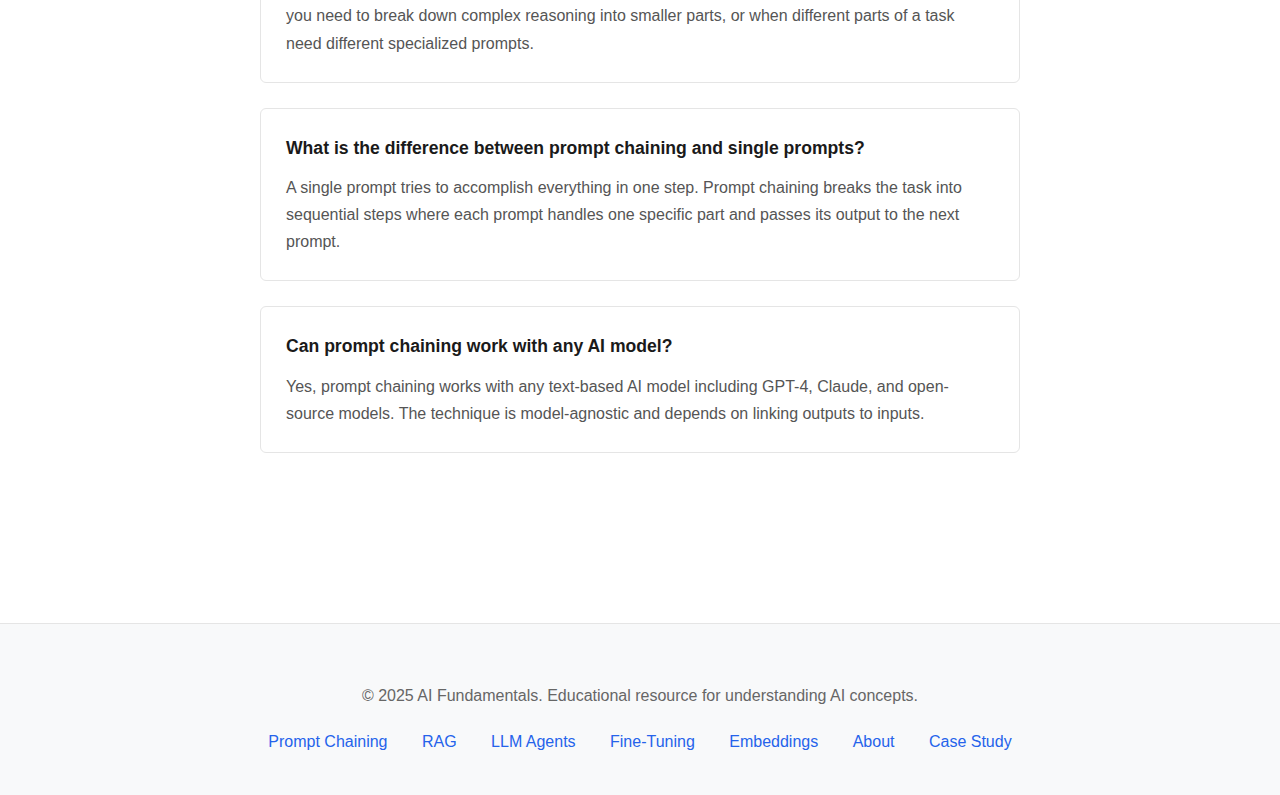
<file: AI Fundamentals project/what-is-prompt-chaining.html>
<!DOCTYPE html>
<html lang="en">
<head>
    <meta charset="UTF-8">
    <meta name="viewport" content="width=device-width, initial-scale=1.0">
    <title>What is Prompt Chaining? | AI Fundamentals</title>
    <meta name="description" content="Prompt chaining is a technique where a complex task is broken into multiple smaller prompts, with each prompt using the previous output to produce clearer, more accurate final results.">
    <!-- Google tag (gtag.js) -->
    <script async src="https://www.googletagmanager.com/gtag/js?id=G-VWWJKS3JQL"></script>
    <script>
      window.dataLayer = window.dataLayer || [];
      function gtag(){dataLayer.push(arguments);}
      gtag('js', new Date());

      gtag('config', 'G-VWWJKS3JQL');
    </script>
    <link rel="canonical" href="https://ai-fundamentals.pages.dev/what-is-prompt-chaining">
    <link rel="stylesheet" href="assets/styles.css">
    
    <!-- Breadcrumb Schema -->
    <script type="application/ld+json">
    {
        "@context": "https://schema.org",
        "@type": "BreadcrumbList",
        "itemListElement": [{
            "@type": "ListItem",
            "position": 1,
            "name": "Home",
            "item": "https://ai-fundamentals.pages.dev"
        },{
            "@type": "ListItem",
            "position": 2,
            "name": "What is Prompt Chaining",
            "item": "https://ai-fundamentals.pages.dev/what-is-prompt-chaining"
        }]
    }
    </script>
    
    <!-- Article Schema -->
    <script type="application/ld+json">
    {
        "@context": "https://schema.org",
        "@type": "Article",
        "headline": "What is Prompt Chaining?",
        "description": "A clear explanation of prompt chaining in AI systems",
        "image": "https://ai-fundamentals.pages.dev/images/prompt-chaining.png",
        "author": {
            "@type": "Organization",
            "name": "AI Fundamentals"
        },
        "publisher": {
            "@type": "Organization",
            "name": "AI Fundamentals",
            "logo": {
                "@type": "ImageObject",
                "url": "https://ai-fundamentals.pages.dev/logo.png"
            }
        },
        "datePublished": "2025-01-20",
        "dateModified": "2025-01-21",
        "wordCount": 1200,
        "inLanguage": "en-US",
        "mainEntityOfPage": {
            "@type": "WebPage",
            "@id": "https://ai-fundamentals.pages.dev/what-is-prompt-chaining"
        }
    }
    </script>
    
    <!-- FAQ Schema -->
    <script type="application/ld+json">
    {
        "@context": "https://schema.org",
        "@type": "FAQPage",
        "mainEntity": [
            {
                "@type": "Question",
                "name": "When should you use prompt chaining?",
                "acceptedAnswer": {
                    "@type": "Answer",
                    "text": "Use prompt chaining when a task requires multiple steps that depend on previous outputs, when you need to break down complex reasoning into smaller parts, or when different parts of a task need different specialized prompts."
                }
            },
            {
                "@type": "Question",
                "name": "What is the difference between prompt chaining and single prompts?",
                "acceptedAnswer": {
                    "@type": "Answer",
                    "text": "A single prompt tries to accomplish everything in one step. Prompt chaining breaks the task into sequential steps where each prompt handles one specific part and passes its output to the next prompt."
                }
            },
            {
                "@type": "Question",
                "name": "Can prompt chaining work with any AI model?",
                "acceptedAnswer": {
                    "@type": "Answer",
                    "text": "Yes, prompt chaining works with any text-based AI model including GPT-4, Claude, and open-source models. The technique is model-agnostic and depends on linking outputs to inputs."
                }
            }
        ]
    }
    </script>
</head>
<body>
    <header>
        <div class="header-content">
            <a href="index.html" class="logo">
                <div class="logo-icon">AI</div>
                <span class="logo-text">AI Fundamentals</span>
            </a>
            <nav>
                <ul>
                    <li><a href="index.html">Home</a></li>
                    <li><a href="index.html#concepts">Concepts</a></li>
                    <li><a href="about.html">About</a></li>
                    <li><a href="case-study.html">Case Study</a></li>
                </ul>
            </nav>
        </div>
    </header>
    
    <div class="container">
        <div class="breadcrumb">
            <a href="index.html">Home</a> / What is Prompt Chaining
        </div>
        
        <main>
            <h1>What is Prompt Chaining?</h1>
            
            <div class="definition">
                <strong>Definition:</strong> Prompt chaining is a technique where a complex task is broken into multiple smaller prompts, with each prompt using the previous output to produce clearer, more accurate final results.
            </div>
            
            <div class="answer-block">
                <p>Prompt chaining splits a complex task into smaller, sequential steps. Each step uses a separate prompt that processes information and passes results to the next prompt in the chain. This approach allows AI systems to handle tasks that would be too complex or inconsistent if attempted in a single prompt.</p>
            </div>
            
            <h2>How Prompt Chaining Works</h2>
            <p>In prompt chaining, you create a sequence of prompts where each prompt has a specific purpose. The AI processes the first prompt and generates an output. That output then becomes part of the input for the second prompt, and so on.</p>
            
            <p>For example, if you want to analyze customer feedback, you might chain three prompts:</p>
            <ol>
                <li>Extract key themes from the feedback</li>
                <li>Categorize each theme as positive, negative, or neutral</li>
                <li>Generate actionable recommendations based on the categorized themes</li>
            </ol>
            
            <div class="diagram">
                <div class="diagram-title">Simple Prompt Chain Example</div>
                <div class="diagram-content">
                    Input → [Prompt 1] → Output A<br>
                    Output A → [Prompt 2] → Output B<br>
                    Output B → [Prompt 3] → Final Result
                </div>
            </div>
            
            <h2>Why Prompt Chaining Matters</h2>
            <p>Prompt chaining improves accuracy because each prompt focuses on one specific task. When you try to do too much in a single prompt, the AI model can lose focus or produce inconsistent results.</p>
            
            <p>Prompt chaining also makes workflows more transparent. You can see exactly what happened at each step, which makes debugging easier. If something goes wrong, you know which prompt in the chain needs adjustment.</p>
            
            <p>Complex tasks benefit from prompt chaining because you can use different strategies for different parts of the workflow. One prompt might need detailed instructions while another works better with a simple question. This is particularly useful when working with <a href="what-is-an-llm-agent.html">LLM agents</a> that need to make decisions at each step.</p>
            
            <h2>Example of Prompt Chaining</h2>
            <p>Here is a simple prompt chain for writing a product description:</p>
            
            <p><strong>Prompt 1:</strong> "List the key features of this product: [product details]"</p>
            <p><strong>Output 1:</strong> "Feature list: waterproof, 10-hour battery, wireless charging"</p>
            
            <p><strong>Prompt 2:</strong> "Take these features and identify the main customer benefit for each: [Output 1]"</p>
            <p><strong>Output 2:</strong> "Benefits: use in any weather, all-day usage, convenient charging"</p>
            
            <p><strong>Prompt 3:</strong> "Write a product description using these benefits: [Output 2]"</p>
            <p><strong>Output 3:</strong> "[Final product description]"</p>
            
            <h2>Common Mistakes with Prompt Chaining</h2>
            <p>The most common mistake is creating too many steps. Each additional prompt adds time and cost. If you can accomplish a task in two prompts instead of five, do that.</p>
            
            <p>Another mistake is not validating outputs between steps. If an early prompt produces bad output, every subsequent prompt will work with that bad data. Always check critical outputs before passing them forward.</p>
            
            <p>Poor error handling causes problems in prompt chains. If one prompt fails, you need a plan. Some implementations retry the failed prompt, others use fallback prompts, and some notify a human to intervene.</p>
            
            <h2>Related Concepts</h2>
            <p>Prompt chaining connects to several other AI techniques. <a href="what-is-an-llm-agent.html">LLM agents</a> often use prompt chaining internally to break down tasks. <a href="what-is-retrieval-augmented-generation.html">Retrieval augmented generation</a> can be part of a prompt chain where one prompt retrieves information and another uses it to generate a response.</p>
            
            <p>Understanding <a href="what-is-fine-tuning.html">fine-tuning</a> helps because you might fine-tune a model to work better in a specific step of your chain. <a href="what-is-an-embedding.html">Embeddings</a> are relevant when your chain needs to search or compare semantic similarity between steps.</p>
            
            <div class="related-box">
                <h3>Related Topics</h3>
                <div class="related-links">
                    <a href="what-is-an-llm-agent.html" class="related-link">
                        <div class="related-link-title">LLM Agents</div>
                        <div class="related-link-desc">AI systems that take actions</div>
                    </a>
                    <a href="what-is-retrieval-augmented-generation.html" class="related-link">
                        <div class="related-link-title">RAG</div>
                        <div class="related-link-desc">Retrieve before generating</div>
                    </a>
                    <a href="what-is-fine-tuning.html" class="related-link">
                        <div class="related-link-title">Fine-Tuning</div>
                        <div class="related-link-desc">Customize AI models</div>
                    </a>
                    <a href="what-is-an-embedding.html" class="related-link">
                        <div class="related-link-title">Embeddings</div>
                        <div class="related-link-desc">Convert text to numbers</div>
                    </a>
                </div>
            </div>
            
            <div class="faq">
                <h2>Frequently Asked Questions</h2>
                
                <div class="faq-item">
                    <div class="faq-question">When should you use prompt chaining?</div>
                    <div class="faq-answer">Use prompt chaining when a task requires multiple steps that depend on previous outputs, when you need to break down complex reasoning into smaller parts, or when different parts of a task need different specialized prompts.</div>
                </div>
                
                <div class="faq-item">
                    <div class="faq-question">What is the difference between prompt chaining and single prompts?</div>
                    <div class="faq-answer">A single prompt tries to accomplish everything in one step. Prompt chaining breaks the task into sequential steps where each prompt handles one specific part and passes its output to the next prompt.</div>
                </div>
                
                <div class="faq-item">
                    <div class="faq-question">Can prompt chaining work with any AI model?</div>
                    <div class="faq-answer">Yes, prompt chaining works with any text-based AI model including GPT-4, Claude, and open-source models. The technique is model-agnostic and depends on linking outputs to inputs.</div>
                </div>
            </div>
        </main>
    </div>
    
    <footer>
        <div class="footer-content">
            <p>&copy; 2025 AI Fundamentals. Educational resource for understanding AI concepts.</p>
            <div class="footer-links">
                <a href="what-is-prompt-chaining.html">Prompt Chaining</a>
                <a href="what-is-retrieval-augmented-generation.html">RAG</a>
                <a href="what-is-an-llm-agent.html">LLM Agents</a>
                <a href="what-is-fine-tuning.html">Fine-Tuning</a>
                <a href="what-is-an-embedding.html">Embeddings</a>
                <a href="about.html">About</a>
                <a href="case-study.html">Case Study</a>
            </div>
        </div>
    </footer>
</body>

</html>
</file>
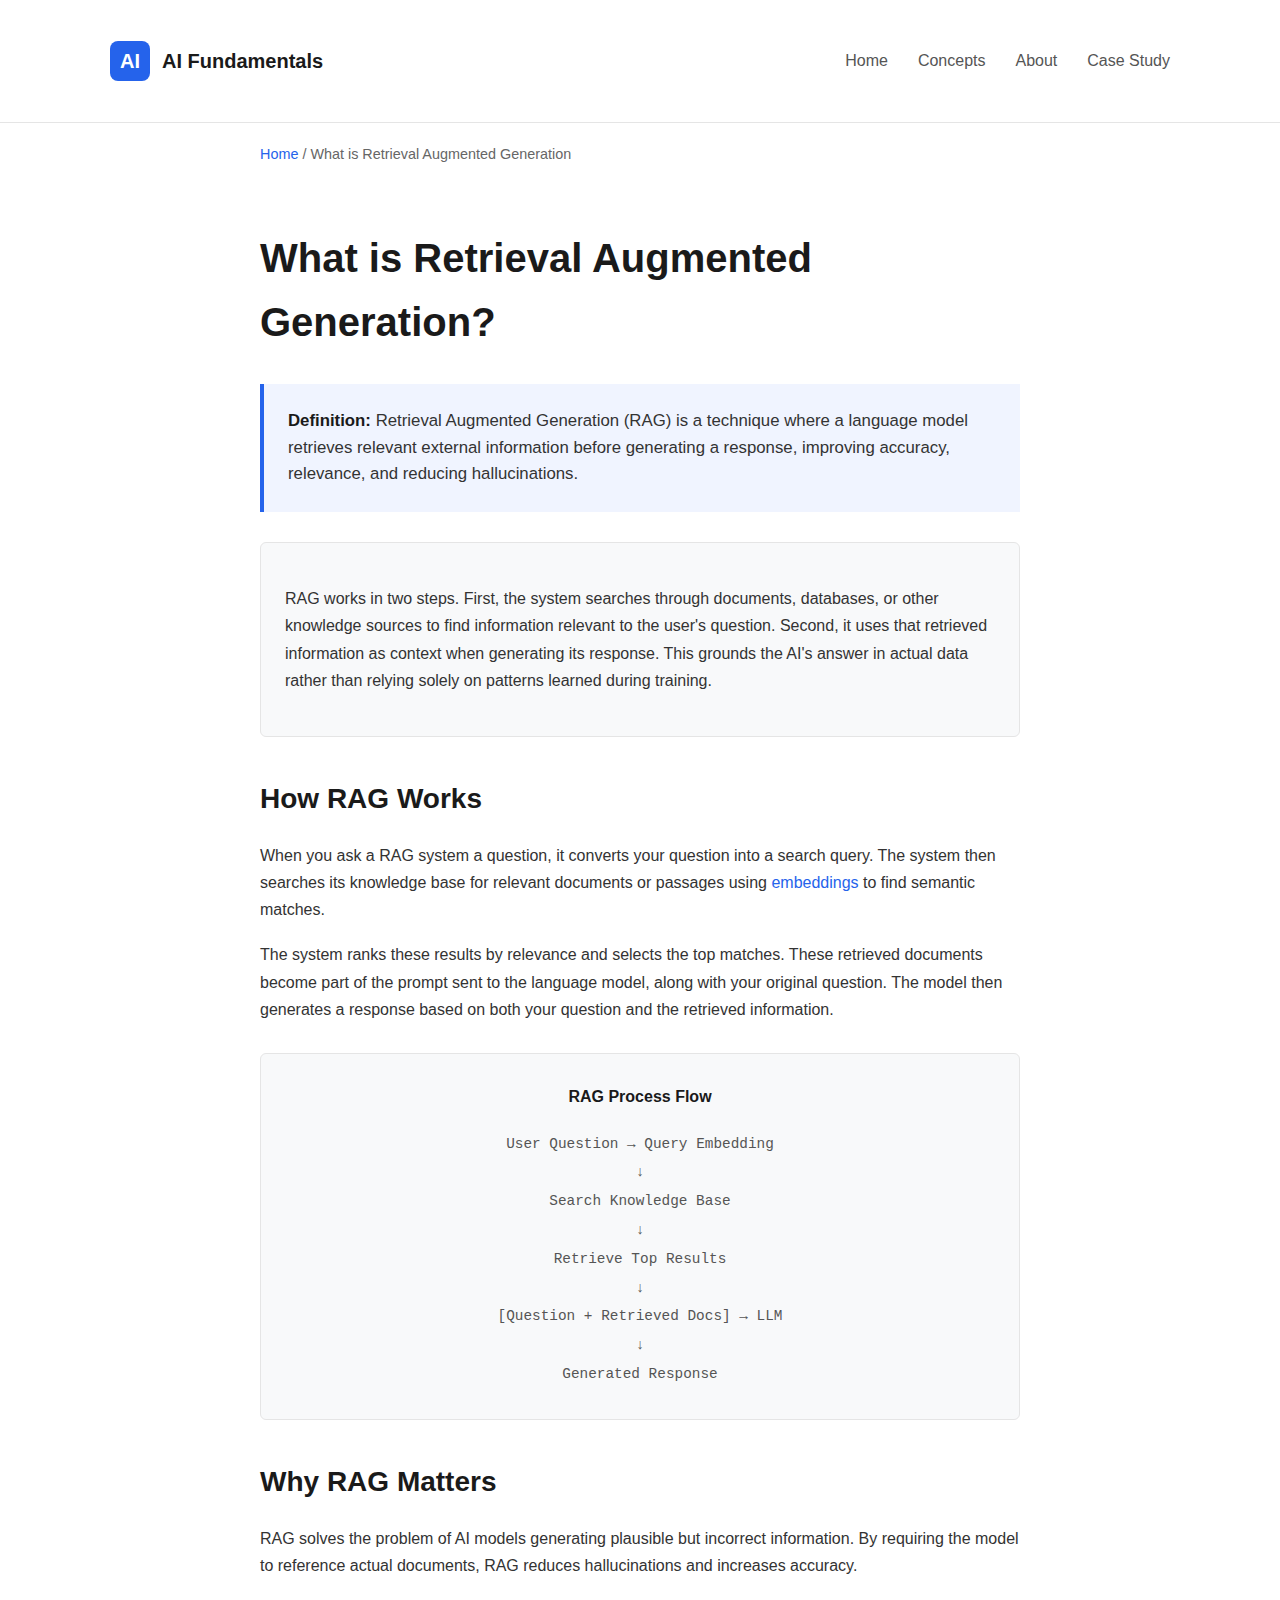
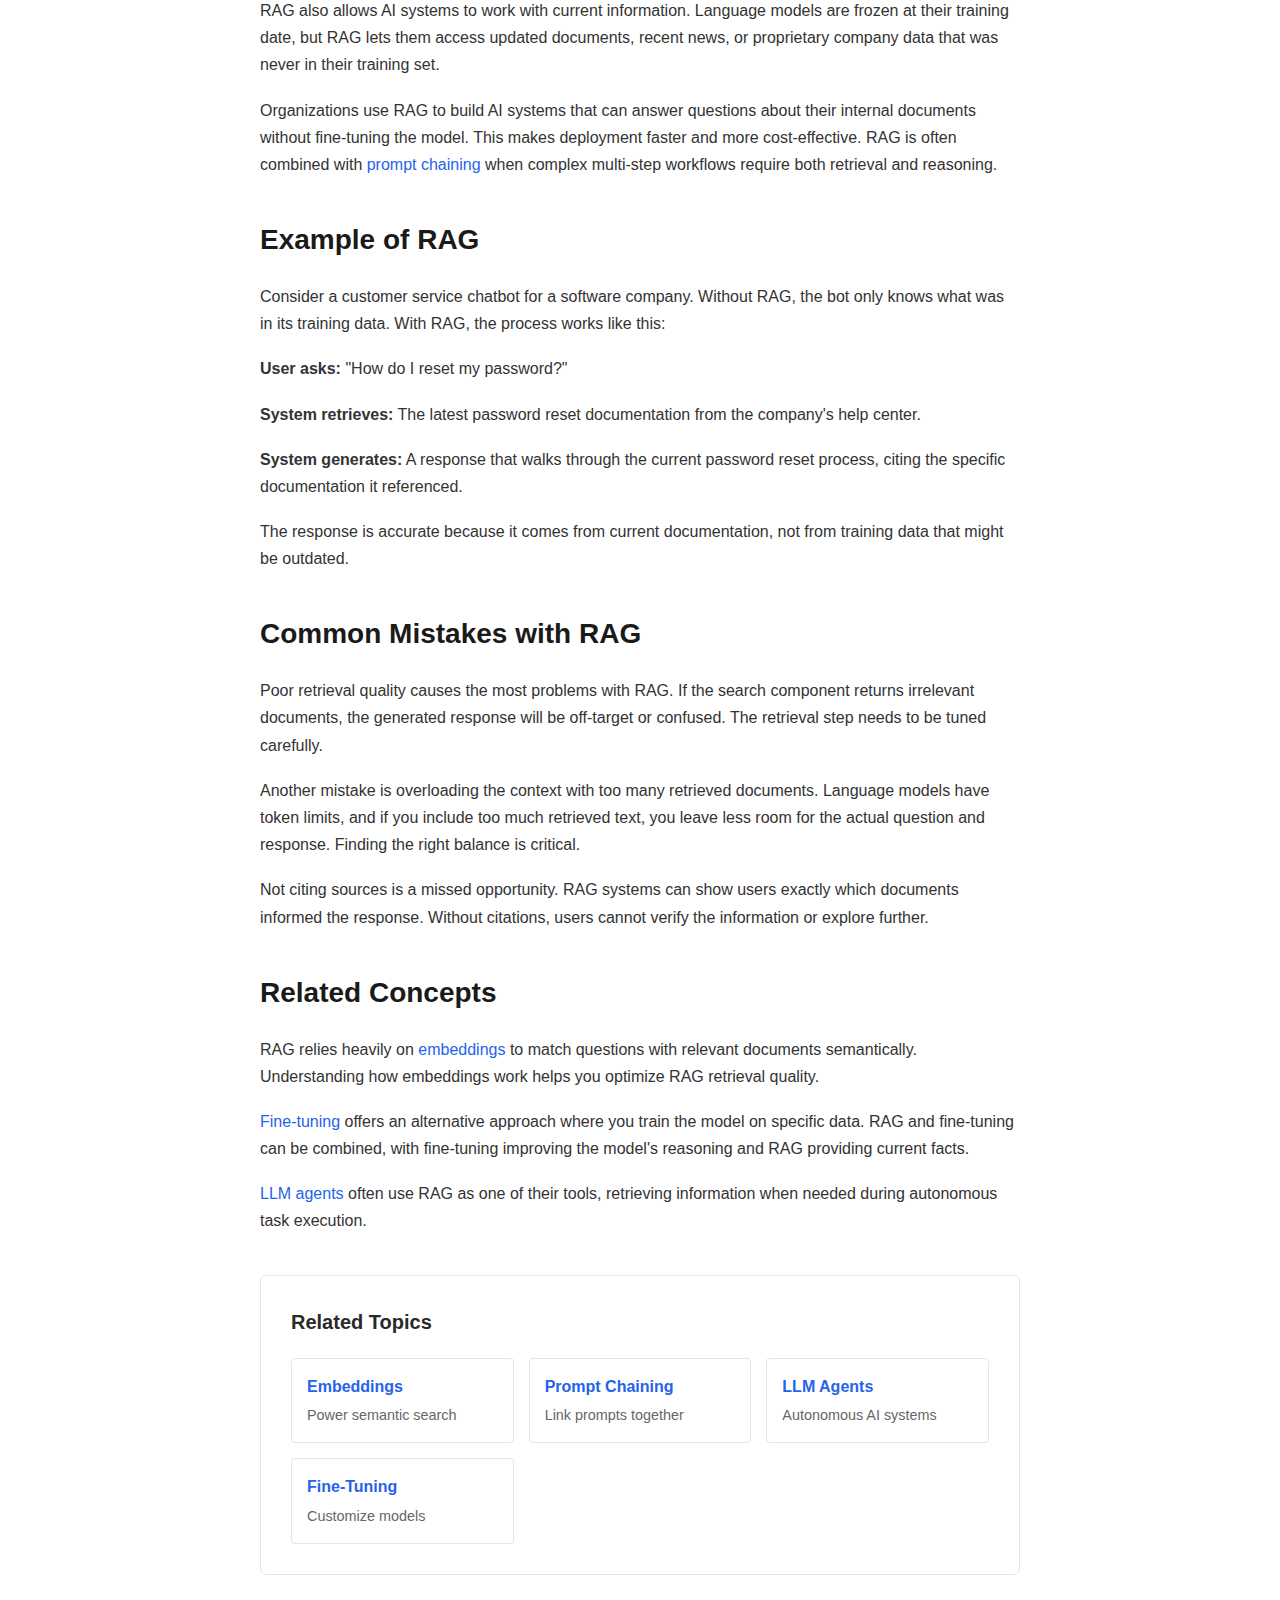
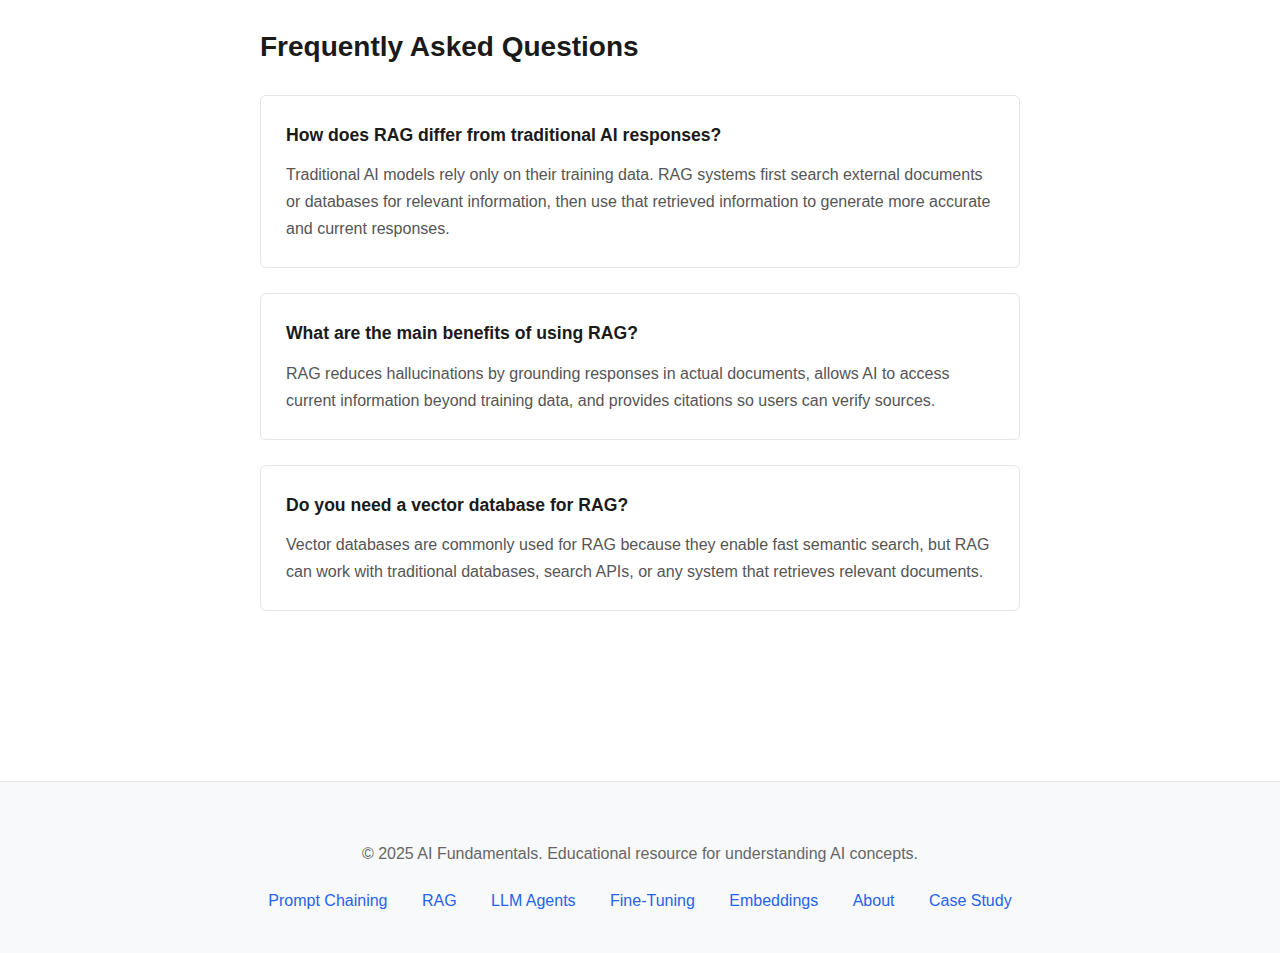
<file: AI Fundamentals project/what-is-retrieval-augmented-generation.html>
<!DOCTYPE html>
<html lang="en">
<head>
    <meta charset="UTF-8">
    <meta name="viewport" content="width=device-width, initial-scale=1.0">
    <title>What is Retrieval Augmented Generation? | AI Fundamentals</title>
    <meta name="description" content="Retrieval Augmented Generation (RAG) is a technique where a language model retrieves relevant external information before generating a response, improving accuracy, relevance, and reducing hallucinations.">
    <!-- Google tag (gtag.js) -->
    <script async src="https://www.googletagmanager.com/gtag/js?id=G-VWWJKS3JQL"></script>
    <script>
      window.dataLayer = window.dataLayer || [];
      function gtag(){dataLayer.push(arguments);}
      gtag('js', new Date());

      gtag('config', 'G-VWWJKS3JQL');
    </script>
    <link rel="canonical" href="https://ai-fundamentals.pages.dev/what-is-retrieval-augmented-generation">
    <link rel="icon" type="image/png" href="/logo.png">
    <link rel="shortcut icon" href="/logo.png">
    <link rel="apple-touch-icon" href="/logo.png">
    <link rel="stylesheet" href="assets/styles.css">
    
    <!-- Breadcrumb Schema -->
    <script type="application/ld+json">
    {
        "@context": "https://schema.org",
        "@type": "BreadcrumbList",
        "itemListElement": [{
            "@type": "ListItem",
            "position": 1,
            "name": "Home",
            "item": "https://ai-fundamentals.pages.dev"
        },{
            "@type": "ListItem",
            "position": 2,
            "name": "What is Retrieval Augmented Generation",
            "item": "https://ai-fundamentals.pages.dev/what-is-retrieval-augmented-generation"
        }]
    }
    </script>
    
    <!-- Article Schema -->
    <script type="application/ld+json">
    {
        "@context": "https://schema.org",
        "@type": "Article",
        "headline": "What is Retrieval Augmented Generation?",
        "description": "A clear explanation of RAG in AI systems",
        "image": "https://ai-fundamentals.pages.dev/images/rag.png",
        "author": {
            "@type": "Organization",
            "name": "AI Fundamentals"
        },
        "publisher": {
            "@type": "Organization",
            "name": "AI Fundamentals",
            "logo": {
                "@type": "ImageObject",
                "url": "https://ai-fundamentals.pages.dev/logo.png"
            }
        },
        "datePublished": "2025-01-20",
        "dateModified": "2025-01-21",
        "wordCount": 1100,
        "inLanguage": "en-US",
        "mainEntityOfPage": {
            "@type": "WebPage",
            "@id": "https://ai-fundamentals.pages.dev/what-is-retrieval-augmented-generation"
        }
    }
    </script>
    
    <!-- FAQ Schema -->
    <script type="application/ld+json">
    {
        "@context": "https://schema.org",
        "@type": "FAQPage",
        "mainEntity": [
            {
                "@type": "Question",
                "name": "How does RAG differ from traditional AI responses?",
                "acceptedAnswer": {
                    "@type": "Answer",
                    "text": "Traditional AI models rely only on their training data. RAG systems first search external documents or databases for relevant information, then use that retrieved information to generate more accurate and current responses."
                }
            },
            {
                "@type": "Question",
                "name": "What are the main benefits of using RAG?",
                "acceptedAnswer": {
                    "@type": "Answer",
                    "text": "RAG reduces hallucinations by grounding responses in actual documents, allows AI to access current information beyond training data, and provides citations so users can verify sources."
                }
            },
            {
                "@type": "Question",
                "name": "Do you need a vector database for RAG?",
                "acceptedAnswer": {
                    "@type": "Answer",
                    "text": "Vector databases are commonly used for RAG because they enable fast semantic search, but RAG can work with traditional databases, search APIs, or any system that retrieves relevant documents."
                }
            }
        ]
    }
    </script>
</head>
<body>
    <header>
        <div class="header-content">
            <a href="index.html" class="logo">
                <div class="logo-icon">AI</div>
                <span class="logo-text">AI Fundamentals</span>
            </a>
            <nav>
                <ul>
                    <li><a href="index.html">Home</a></li>
                    <li><a href="index.html#concepts">Concepts</a></li>
                    <li><a href="about.html">About</a></li>
                    <li><a href="case-study.html">Case Study</a></li>
                </ul>
            </nav>
        </div>
    </header>
    
    <div class="container">
        <div class="breadcrumb">
            <a href="index.html">Home</a> / What is Retrieval Augmented Generation
        </div>
        
        <main>
            <h1>What is Retrieval Augmented Generation?</h1>
            
            <div class="definition">
                <strong>Definition:</strong> Retrieval Augmented Generation (RAG) is a technique where a language model retrieves relevant external information before generating a response, improving accuracy, relevance, and reducing hallucinations.
            </div>

            <div class="answer-block">
                <p>RAG works in two steps. First, the system searches through documents, databases, or other knowledge sources to find information relevant to the user's question. Second, it uses that retrieved information as context when generating its response. This grounds the AI's answer in actual data rather than relying solely on patterns learned during training.</p>
            </div>
            
            <h2>How RAG Works</h2>
            <p>When you ask a RAG system a question, it converts your question into a search query. The system then searches its knowledge base for relevant documents or passages using <a href="what-is-an-embedding.html">embeddings</a> to find semantic matches.</p>
            
            <p>The system ranks these results by relevance and selects the top matches. These retrieved documents become part of the prompt sent to the language model, along with your original question. The model then generates a response based on both your question and the retrieved information.</p>
            
            <div class="diagram">
                <div class="diagram-title">RAG Process Flow</div>
                <div class="diagram-content">
                    User Question → Query Embedding<br>
                    ↓<br>
                    Search Knowledge Base<br>
                    ↓<br>
                    Retrieve Top Results<br>
                    ↓<br>
                    [Question + Retrieved Docs] → LLM<br>
                    ↓<br>
                    Generated Response
                </div>
            </div>
            
            <h2>Why RAG Matters</h2>
            <p>RAG solves the problem of AI models generating plausible but incorrect information. By requiring the model to reference actual documents, RAG reduces hallucinations and increases accuracy.</p>
            
            <p>RAG also allows AI systems to work with current information. Language models are frozen at their training date, but RAG lets them access updated documents, recent news, or proprietary company data that was never in their training set.</p>
            
            <p>Organizations use RAG to build AI systems that can answer questions about their internal documents without fine-tuning the model. This makes deployment faster and more cost-effective. RAG is often combined with <a href="what-is-prompt-chaining.html">prompt chaining</a> when complex multi-step workflows require both retrieval and reasoning.</p>
            
            <h2>Example of RAG</h2>
            <p>Consider a customer service chatbot for a software company. Without RAG, the bot only knows what was in its training data. With RAG, the process works like this:</p>
            
            <p><strong>User asks:</strong> "How do I reset my password?"</p>
            
            <p><strong>System retrieves:</strong> The latest password reset documentation from the company's help center.</p>
            
            <p><strong>System generates:</strong> A response that walks through the current password reset process, citing the specific documentation it referenced.</p>
            
            <p>The response is accurate because it comes from current documentation, not from training data that might be outdated.</p>
            
            <h2>Common Mistakes with RAG</h2>
            <p>Poor retrieval quality causes the most problems with RAG. If the search component returns irrelevant documents, the generated response will be off-target or confused. The retrieval step needs to be tuned carefully.</p>
            
            <p>Another mistake is overloading the context with too many retrieved documents. Language models have token limits, and if you include too much retrieved text, you leave less room for the actual question and response. Finding the right balance is critical.</p>
            
            <p>Not citing sources is a missed opportunity. RAG systems can show users exactly which documents informed the response. Without citations, users cannot verify the information or explore further.</p>
            
            <h2>Related Concepts</h2>
            <p>RAG relies heavily on <a href="what-is-an-embedding.html">embeddings</a> to match questions with relevant documents semantically. Understanding how embeddings work helps you optimize RAG retrieval quality.</p>
            
            <p><a href="what-is-fine-tuning.html">Fine-tuning</a> offers an alternative approach where you train the model on specific data. RAG and fine-tuning can be combined, with fine-tuning improving the model's reasoning and RAG providing current facts.</p>
            
            <p><a href="what-is-an-llm-agent.html">LLM agents</a> often use RAG as one of their tools, retrieving information when needed during autonomous task execution.</p>
            
            <div class="related-box">
                <h3>Related Topics</h3>
                <div class="related-links">
                    <a href="what-is-an-embedding.html" class="related-link">
                        <div class="related-link-title">Embeddings</div>
                        <div class="related-link-desc">Power semantic search</div>
                    </a>
                    <a href="what-is-prompt-chaining.html" class="related-link">
                        <div class="related-link-title">Prompt Chaining</div>
                        <div class="related-link-desc">Link prompts together</div>
                    </a>
                    <a href="what-is-an-llm-agent.html" class="related-link">
                        <div class="related-link-title">LLM Agents</div>
                        <div class="related-link-desc">Autonomous AI systems</div>
                    </a>
                    <a href="what-is-fine-tuning.html" class="related-link">
                        <div class="related-link-title">Fine-Tuning</div>
                        <div class="related-link-desc">Customize models</div>
                    </a>
                </div>
            </div>
            
            <div class="faq">
                <h2>Frequently Asked Questions</h2>
                
                <div class="faq-item">
                    <div class="faq-question">How does RAG differ from traditional AI responses?</div>
                    <div class="faq-answer">Traditional AI models rely only on their training data. RAG systems first search external documents or databases for relevant information, then use that retrieved information to generate more accurate and current responses.</div>
                </div>
                
                <div class="faq-item">
                    <div class="faq-question">What are the main benefits of using RAG?</div>
                    <div class="faq-answer">RAG reduces hallucinations by grounding responses in actual documents, allows AI to access current information beyond training data, and provides citations so users can verify sources.</div>
                </div>
                
                <div class="faq-item">
                    <div class="faq-question">Do you need a vector database for RAG?</div>
                    <div class="faq-answer">Vector databases are commonly used for RAG because they enable fast semantic search, but RAG can work with traditional databases, search APIs, or any system that retrieves relevant documents.</div>
                </div>
            </div>
        </main>
    </div>
    
    <footer>
        <div class="footer-content">
            <p>&copy; 2025 AI Fundamentals. Educational resource for understanding AI concepts.</p>
            <div class="footer-links">
                <a href="what-is-prompt-chaining.html">Prompt Chaining</a>
                <a href="what-is-retrieval-augmented-generation.html">RAG</a>
                <a href="what-is-an-llm-agent.html">LLM Agents</a>
                <a href="what-is-fine-tuning.html">Fine-Tuning</a>
                <a href="what-is-an-embedding.html">Embeddings</a>
                <a href="about.html">About</a>
                <a href="case-study.html">Case Study</a>
            </div>
        </div>
    </footer>
</body>

</html>
</file>
<file: AI Fundamentals project/assets/styles.css>
/* Global Styles */
* {
    margin: 0;
    padding: 0;
    box-sizing: border-box;
}

body {
    font-family: -apple-system, BlinkMacSystemFont, "Segoe UI", Roboto, "Helvetica Neue", Arial, sans-serif;
    line-height: 1.6;
    color: #333;
    background: #ffffff;
}

/* Containers */
.container {
    max-width: 800px;
    margin: 0 auto;
    padding: 0 20px;
}

.wide-container {
    max-width: 1100px;
    margin: 0 auto;
    padding: 0 20px;
}

/* Header */
header {
    background: #ffffff;
    border-bottom: 1px solid #e5e5e5;
    padding: 20px 0;
    position: sticky;
    top: 0;
    z-index: 100;
}

.header-content {
    max-width: 1100px;
    margin: 0 auto;
    padding: 0 20px;
    display: flex;
    justify-content: space-between;
    align-items: center;
}

.logo {
    display: flex;
    align-items: center;
    gap: 12px;
    text-decoration: none;
    color: #1a1a1a;
}

.logo-icon {
    width: 40px;
    height: 40px;
    background: #2563eb;
    border-radius: 8px;
    display: flex;
    align-items: center;
    justify-content: center;
    color: white;
    font-weight: 700;
    font-size: 20px;
}

.logo-text {
    font-size: 20px;
    font-weight: 600;
}

/* Navigation */
nav ul {
    list-style: none;
    display: flex;
    gap: 30px;
}

nav a {
    text-decoration: none;
    color: #555;
    font-weight: 500;
    transition: color 0.2s;
}

nav a:hover {
    color: #2563eb;
}

/* Breadcrumb */
.breadcrumb {
    padding: 20px 0;
    font-size: 0.9em;
    color: #666;
}

.breadcrumb a {
    color: #2563eb;
    text-decoration: none;
}

/* Typography */
h1 {
    font-size: 2.5em;
    margin: 20px 0;
    color: #1a1a1a;
    font-weight: 700;
}

h2 {
    font-size: 1.75em;
    margin: 40px 0 20px 0;
    color: #1a1a1a;
    font-weight: 600;
}

h3 {
    font-size: 1.25em;
    margin: 30px 0 15px 0;
    color: #2a2a2a;
    font-weight: 600;
}

p {
    margin: 18px 0;
    line-height: 1.7;
}

ul, ol {
    margin: 18px 0 18px 30px;
}

li {
    margin: 10px 0;
}

a {
    color: #2563eb;
    text-decoration: none;
}

a:hover {
    text-decoration: underline;
}

/* Content Blocks */
.definition {
    background: #f0f4ff;
    border-left: 4px solid #2563eb;
    padding: 24px;
    margin: 30px 0;
    font-size: 1.05em;
}

.definition strong {
    color: #1a1a1a;
}

.answer-block {
    background: #f8f9fa;
    padding: 24px;
    margin: 30px 0;
    border-radius: 6px;
    border: 1px solid #e5e5e5;
}

.diagram {
    background: #f8f9fa;
    border: 1px solid #e5e5e5;
    border-radius: 6px;
    padding: 30px;
    margin: 30px 0;
    text-align: center;
}

.diagram-title {
    font-weight: 600;
    margin-bottom: 20px;
    color: #1a1a1a;
}

.diagram-content {
    font-family: 'Courier New', monospace;
    font-size: 0.9em;
    color: #555;
    line-height: 2;
}

/* Cards */
.related-box {
    background: #ffffff;
    border: 1px solid #e5e5e5;
    border-radius: 6px;
    padding: 30px;
    margin: 40px 0;
}

.related-box h3 {
    margin-top: 0;
}

.related-links {
    display: grid;
    grid-template-columns: repeat(auto-fit, minmax(200px, 1fr));
    gap: 15px;
    margin-top: 20px;
}

.related-link {
    padding: 15px;
    border: 1px solid #e5e5e5;
    border-radius: 4px;
    text-decoration: none;
    color: #333;
    transition: all 0.2s;
}

.related-link:hover {
    border-color: #2563eb;
    background: #f0f4ff;
}

.related-link-title {
    font-weight: 600;
    color: #2563eb;
    margin-bottom: 5px;
}

.related-link-desc {
    font-size: 0.9em;
    color: #666;
}

/* FAQ */
.faq {
    margin: 50px 0;
}

.faq-item {
    margin: 25px 0;
    padding: 25px;
    background: #ffffff;
    border: 1px solid #e5e5e5;
    border-radius: 6px;
}

.faq-question {
    font-weight: 600;
    color: #1a1a1a;
    font-size: 1.1em;
    margin-bottom: 12px;
}

.faq-answer {
    color: #555;
    line-height: 1.7;
}

/* Homepage Specific */
.hero {
    padding: 80px 0 60px 0;
    text-align: center;
}

.hero h1 {
    font-size: 3em;
    margin-bottom: 20px;
    color: #1a1a1a;
    font-weight: 700;
}

.hero p {
    font-size: 1.25em;
    color: #666;
    max-width: 700px;
    margin: 0 auto 40px auto;
}

.concepts-grid {
    display: grid;
    grid-template-columns: repeat(auto-fit, minmax(300px, 1fr));
    gap: 30px;
    padding: 40px 0 80px 0;
}

.concept-card {
    background: #ffffff;
    border: 1px solid #e5e5e5;
    border-radius: 8px;
    padding: 30px;
    text-decoration: none;
    color: inherit;
    transition: all 0.2s;
}

.concept-card:hover {
    border-color: #2563eb;
    box-shadow: 0 4px 12px rgba(37, 99, 235, 0.1);
    transform: translateY(-2px);
}

.concept-card h2 {
    font-size: 1.5em;
    margin-bottom: 12px;
    color: #1a1a1a;
}

.concept-card p {
    color: #666;
    line-height: 1.6;
}

.concept-icon {
    width: 50px;
    height: 50px;
    background: #f0f4ff;
    border-radius: 8px;
    display: flex;
    align-items: center;
    justify-content: center;
    margin-bottom: 20px;
    font-size: 24px;
}

/* Footer */
footer {
    background: #f8f9fa;
    border-top: 1px solid #e5e5e5;
    padding: 40px 0;
    margin-top: 60px;
}

.footer-content {
    max-width: 1100px;
    margin: 0 auto;
    padding: 0 20px;
    text-align: center;
    color: #666;
}

.footer-links {
    margin-top: 20px;
}

.footer-links a {
    color: #2563eb;
    margin: 0 15px;
}

/* About/Case Study Specific */
main {
    padding: 20px 0 60px 0;
}

.intro-box {
    background: #f0f4ff;
    border-left: 4px solid #2563eb;
    padding: 24px;
    margin: 30px 0;
}

.metrics {
    display: grid;
    grid-template-columns: repeat(auto-fit, minmax(200px, 1fr));
    gap: 20px;
    margin: 30px 0;
}

.metric-card {
    background: #ffffff;
    border: 1px solid #e5e5e5;
    border-radius: 6px;
    padding: 20px;
    text-align: center;
}

.metric-value {
    font-size: 2em;
    font-weight: 700;
    color: #2563eb;
    margin-bottom: 5px;
}

.metric-label {
    font-size: 0.9em;
    color: #666;
}

.decision-list {
    background: #f8f9fa;
    border: 1px solid #e5e5e5;
    border-radius: 6px;
    padding: 30px;
    margin: 30px 0;
}

.decision-item {
    margin: 20px 0;
}

.decision-item strong {
    color: #1a1a1a;
    display: block;
    margin-bottom: 8px;
}

/* Responsive */
@media (max-width: 768px) {
    .hero h1 {
        font-size: 2em;
    }
    
    h1 {
        font-size: 2em;
    }
    
    nav ul {
        display: none;
    }
    
    .concepts-grid {
        grid-template-columns: 1fr;
    }
    
    .related-links {
        grid-template-columns: 1fr;
    }
    
    .metrics {
        grid-template-columns: 1fr;
    }
}
</file>
